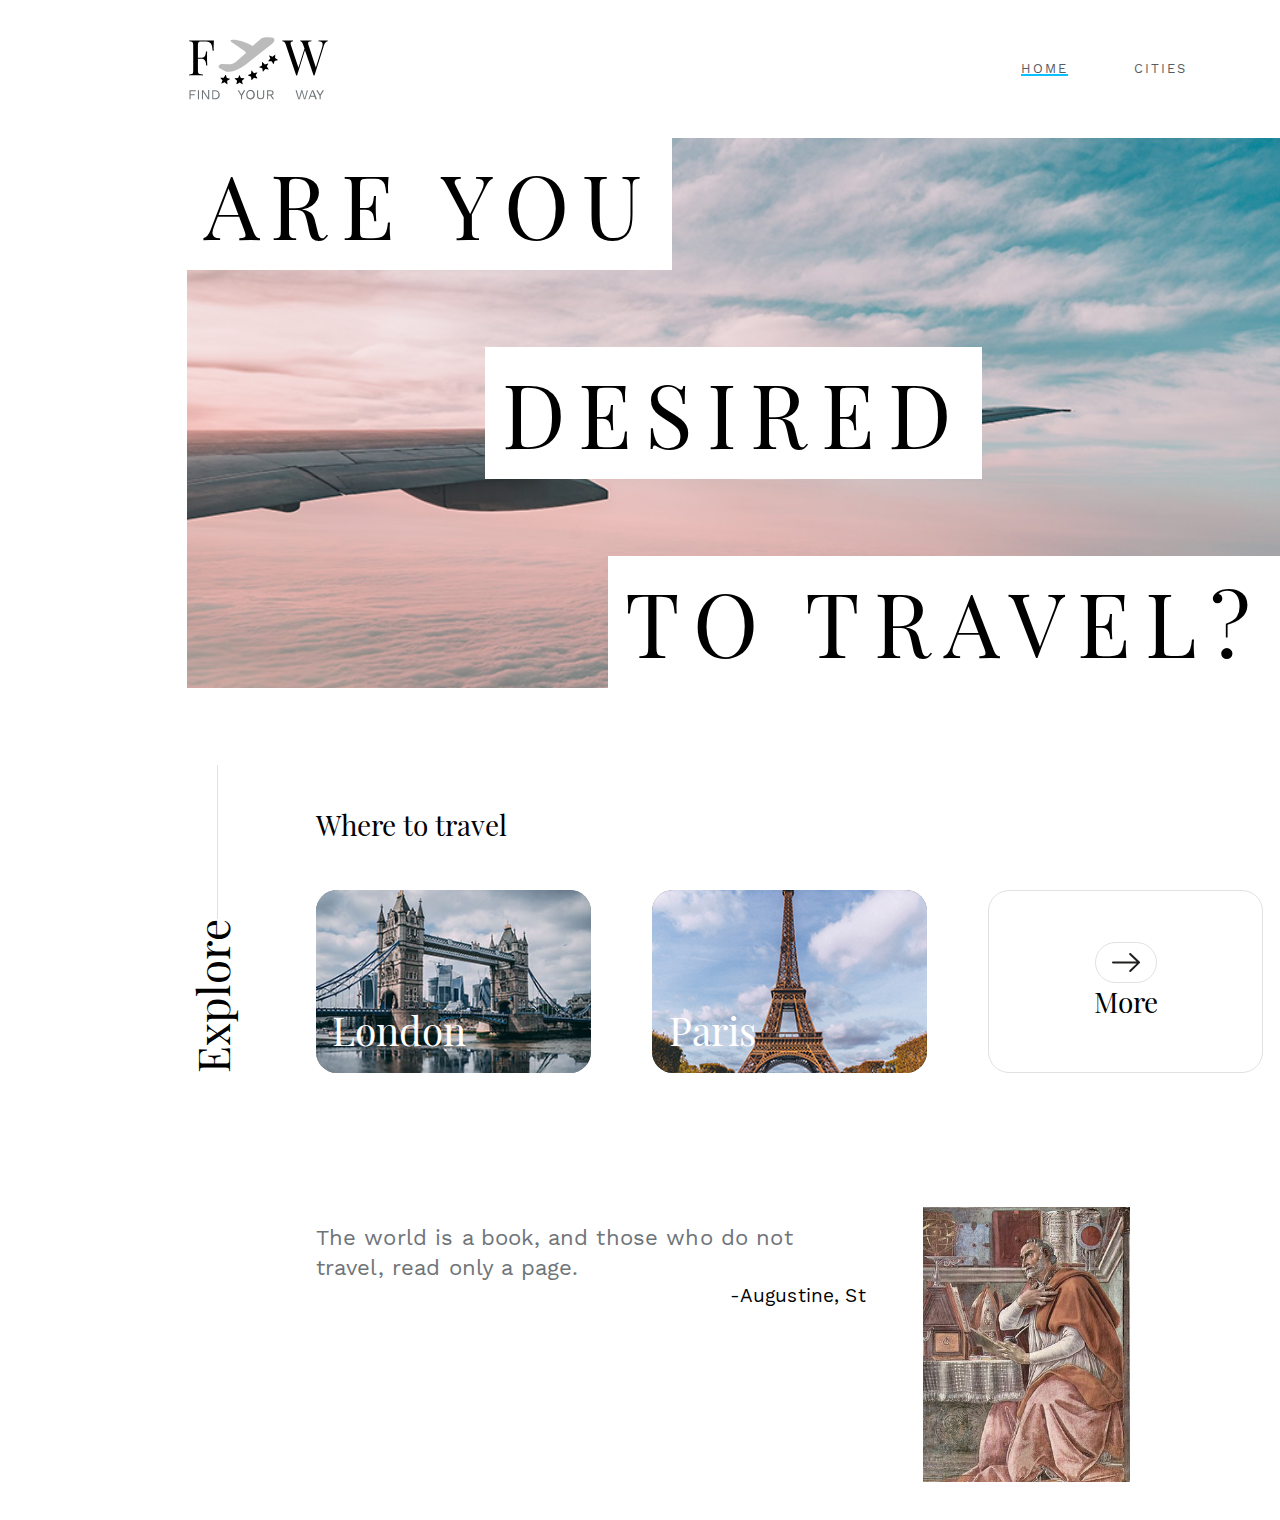
<file: index.html>
<!DOCTYPE html>
<html lang="en">
<head>
  <meta charset="UTF-8">
  <meta name="viewport" content="width=device-width, initial-scale=1.0">
  <meta http-equiv="X-UA-Compatible" content="ie=edge">
  <title>Find Your Way</title>
  <link rel="stylesheet" href="./css/style.css">
  <link rel="apple-touch-icon" sizes="180x180" href="./img/favicon/apple-touch-icon.png">
  <link rel="icon" type="image/png" sizes="32x32" href="./img/favicon/favicon-32x32.png">
  <link rel="icon" type="image/png" sizes="16x16" href="./img/favicon/favicon-16x16.png">
  <link rel="icon" type="image/png" sizes="192x192" href="./img/favicon/android-chrome.png">
  <link rel="mask-icon" href="./safari-pinned-tab.svg" color="#0ac1ff">
</head>
<body class="page">
  <div class="container">
    <nav class="nav">
      <div class="logo">
        <a class="logo__link" href="./">
          <img class="logo__img" src="./img/logo.svg" alt="Find Your Way">
        </a>
      </div>
      <ul class="nav__list">
        <li class="nav__list-item curr"><a class="nav__list-link" href="./">Home</a></li>
        <li class="nav__list-item"><a class="nav__list-link" href="./cities">Cities</a></li>
      </ul>
      <div class="hamburger nav__hamburger">
        <div class="hamburger__line"></div>
        <div class="hamburger__line"></div>
        <div class="hamburger__line"></div>
      </div>
    </nav>
    <nav class="nav nav--mobile">
      <ul class="nav__list nav__list--mobile">
        <li class="nav__list-item curr"><a class="nav__list-link" href="./">Home</a></li>
        <li class="nav__list-item"><a class="nav__list-link" href="./cities">Cities</a></li>
      </ul>
    </nav>
    <header class="header header--full-width">
      <h1 class="header__heading">
        <span class="header__span">Are you</span>
        <span class="header__span">desired</span>
        <span class="header__span">to travel?</span>
      </h1>
    </header>

    <div class="cities page__section">
      <h3 class="cities__heading page__section-heading heading--horizontal">Explore</h3>
      <div class="cities__wrapper">
        <h4 class="cities__wrapper-heading">Where to travel</h4>
        <a href="./cities/london" class="card city-card">
          <h3 class="card__heading">London</h3>
          <img src="./img/cities-preview/london-preview.jpg" alt="london" class="card__img">
        </a>
        <a href="./cities/paris" class="card city-card">
          <h3 class="card__heading">Paris</h3>
          <img src="./img/cities-preview/paris-preview.jpg" alt="paris" class="card__img">
        </a>
        <a href="./cities" class="card card--more">
          <button class="button card__button"><img class="button__img" src="./img/arrow-right.svg" alt="more"></button>
          <h3 class="card__heading">More</h3>
        </a>
      </div>
    </div>

    <footer class="footer page__section">
      <div class="blockquote-grid">
        <blockquote class="quote blockquote-grid__quote">
          <p class="quote__text">The world is a book, and those who do not travel, read only a page.</p>
          <cite class="quote__src">-Augustine, St</cite>
        </blockquote>
        <img src="./img/st-augustine.jpg" alt="Augustine, St" class="blockquote-grid__img">
      </div>
    </footer>
  </div>
  <div class="to-top"></div>
  <script src="./js/main.js" charset="utf-8"></script>
</body>
</html>
</file>
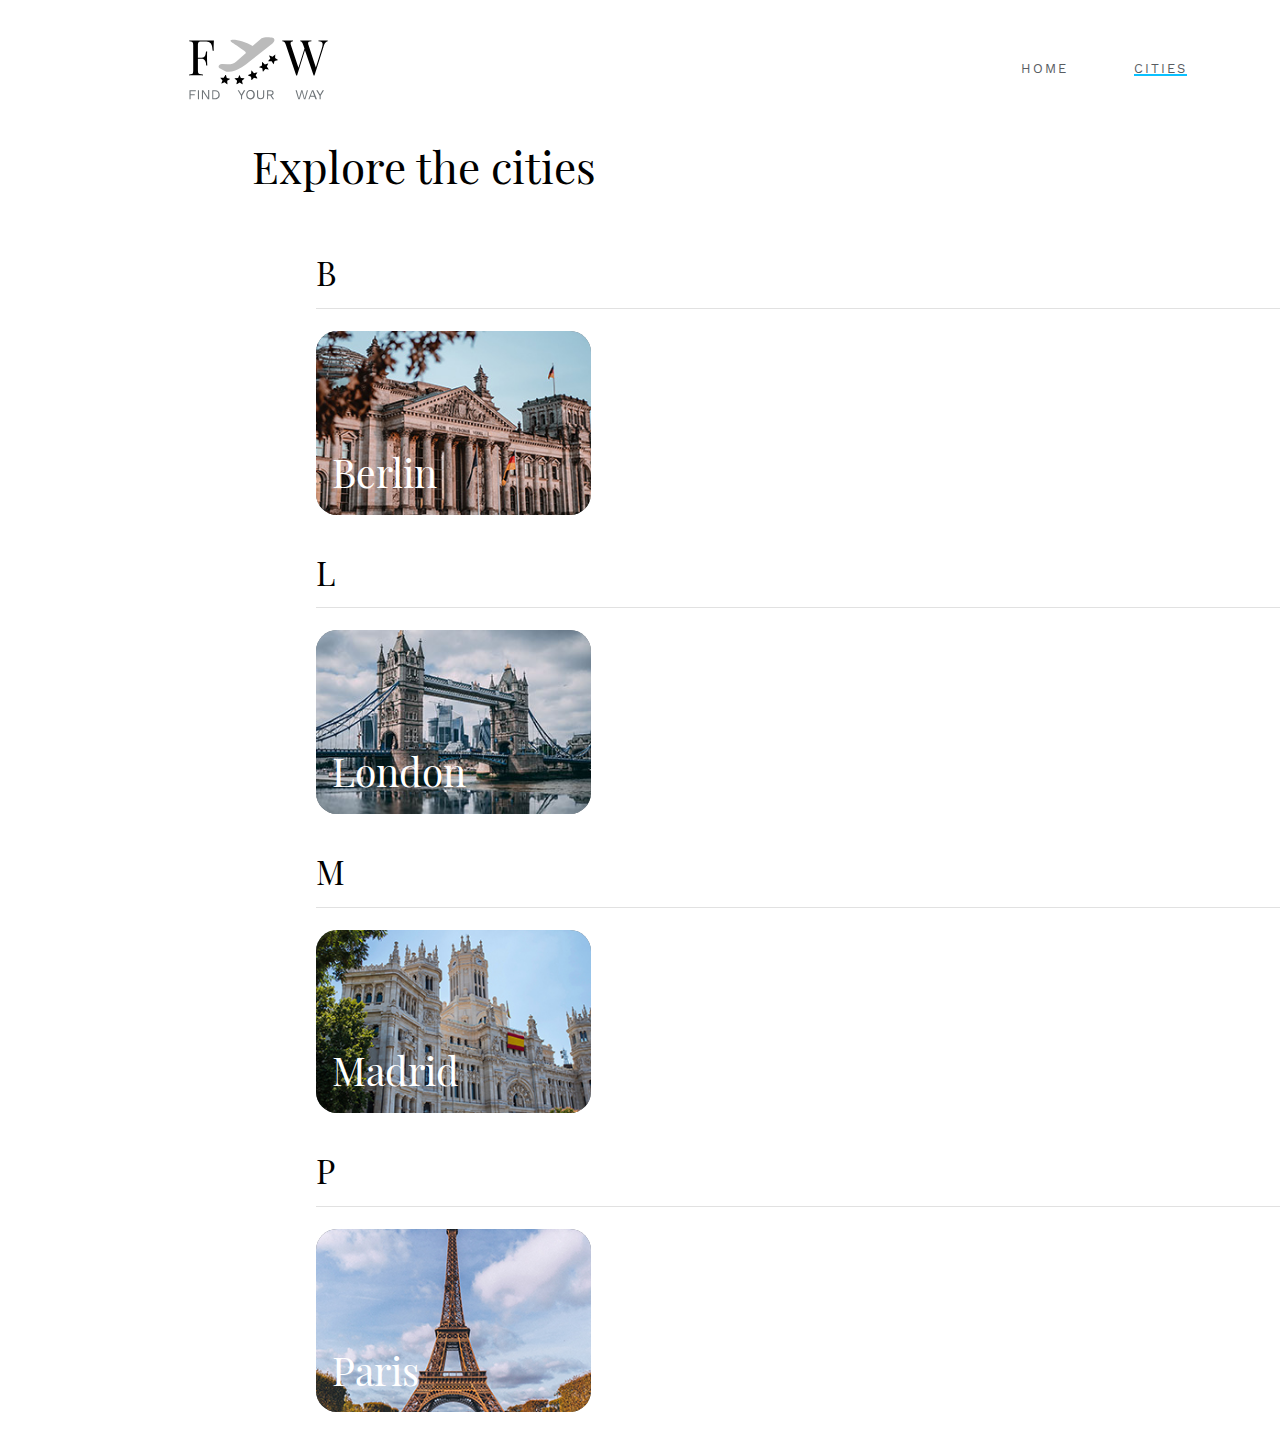
<file: cities/index.html>
<!DOCTYPE html>
<html lang="en">
<head>
  <meta charset="UTF-8">
  <meta name="viewport" content="width=device-width, initial-scale=1.0">
  <meta http-equiv="X-UA-Compatible" content="ie=edge">
  <title>Cities | Find Your Way</title>
  <link rel="stylesheet" href="../css/style.css">
  <link rel="apple-touch-icon" sizes="180x180" href="../img/favicon/apple-touch-icon.png">
  <link rel="icon" type="image/png" sizes="32x32" href="../img/favicon/favicon-32x32.png">
  <link rel="icon" type="image/png" sizes="16x16" href="../img/favicon/favicon-16x16.png">
  <link rel="icon" type="image/png" sizes="192x192" href="../img/favicon/android-chrome.png">
  <link rel="mask-icon" href="../img/safari-pinned-tab.svg" color="#0ac1ff">
</head>
<body class="page">
  <div class="container">
    <nav class="nav">
      <div class="logo">
        <a class="logo__link" href="/find-your-way">
          <img class="logo__img" src="../img/logo.svg" alt="Find Your Way">
        </a>
      </div>
      <ul class="nav__list">
        <li class="nav__list-item"><a class="nav__list-link" href="/find-your-way">Home</a></li>
        <li class="nav__list-item curr"><a class="nav__list-link" href="./">Cities</a></li>
      </ul>
      <div class="hamburger nav__hamburger">
        <div class="hamburger__line"></div>
        <div class="hamburger__line"></div>
        <div class="hamburger__line"></div>
      </div>
    </nav>
    <nav class="nav nav--mobile">
      <ul class="nav__list nav__list--mobile">
        <li class="nav__list-item"><a class="nav__list-link" href="/find-your-way">Home</a></li>
        <li class="nav__list-item curr"><a class="nav__list-link" href="./">Cities</a></li>
      </ul>
    </nav>
    <h3 class="page__section-heading page__section-heading--behind-section">Explore the cities</h3>

    <div class="cities page__section" style="margin: 0">
      <div class="cities__wrapper">
        <div class="section cities__section">
          <h3 class="section__heading">B</h3>
          <hr>
          <div class="section__item">
            <a href="./berlin" class="card city-card">
              <h3 class="card__heading">Berlin</h3>
              <img src="../img/cities-preview/berlin-preview.jpg" alt="berlin" class="card__img">
            </a>
          </div>
        </div>
        <div class="section cities__section">
          <h3 class="section__heading">L</h3>
          <hr>
          <div class="section__item">
            <a href="./london" class="card city-card">
              <h3 class="card__heading">London</h3>
              <img src="../img/cities-preview/london-preview.jpg" alt="london" class="card__img">
            </a>
          </div>
        </div>
        <div class="section cities__section">
          <h3 class="section__heading">M</h3>
          <hr>
          <div class="section__item">
            <a href="./madrid" class="card city-card">
              <h3 class="card__heading">Madrid</h3>
              <img src="../img/cities-preview/madrid-preview.jpg" alt="madrid" class="card__img">
            </a>
          </div>
        </div>
        <div class="section cities__section">
          <h3 class="section__heading">P</h3>
          <hr>
          <div class="section__item">
            <a href="./paris" class="card city-card">
              <h3 class="card__heading">Paris</h3>
              <img src="../img/cities-preview/paris-preview.jpg" alt="paris" class="card__img">
            </a>
          </div>
        </div>
      </div>
    </div>

  </div>
  <div class="to-top"></div>
  <script src="./../js/main.js" charset="utf-8"></script>
</body>
</html>
</file>
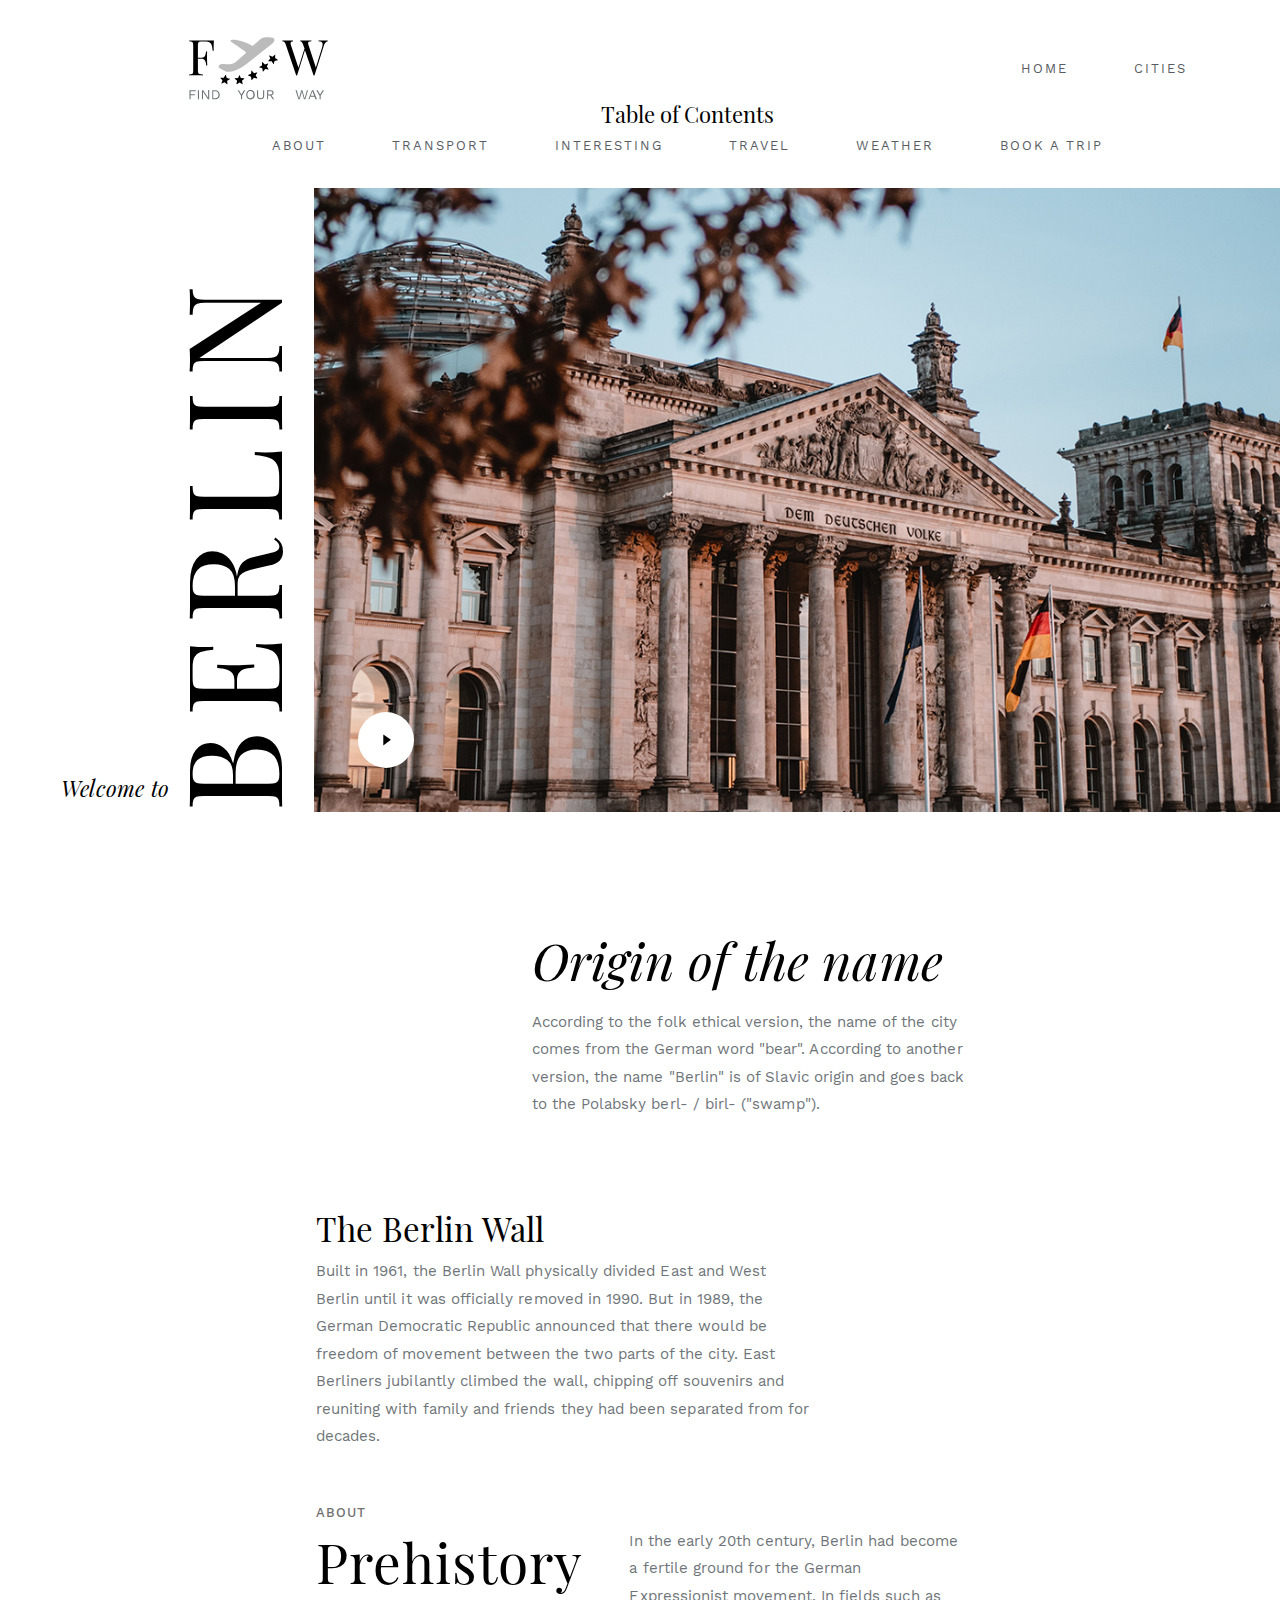
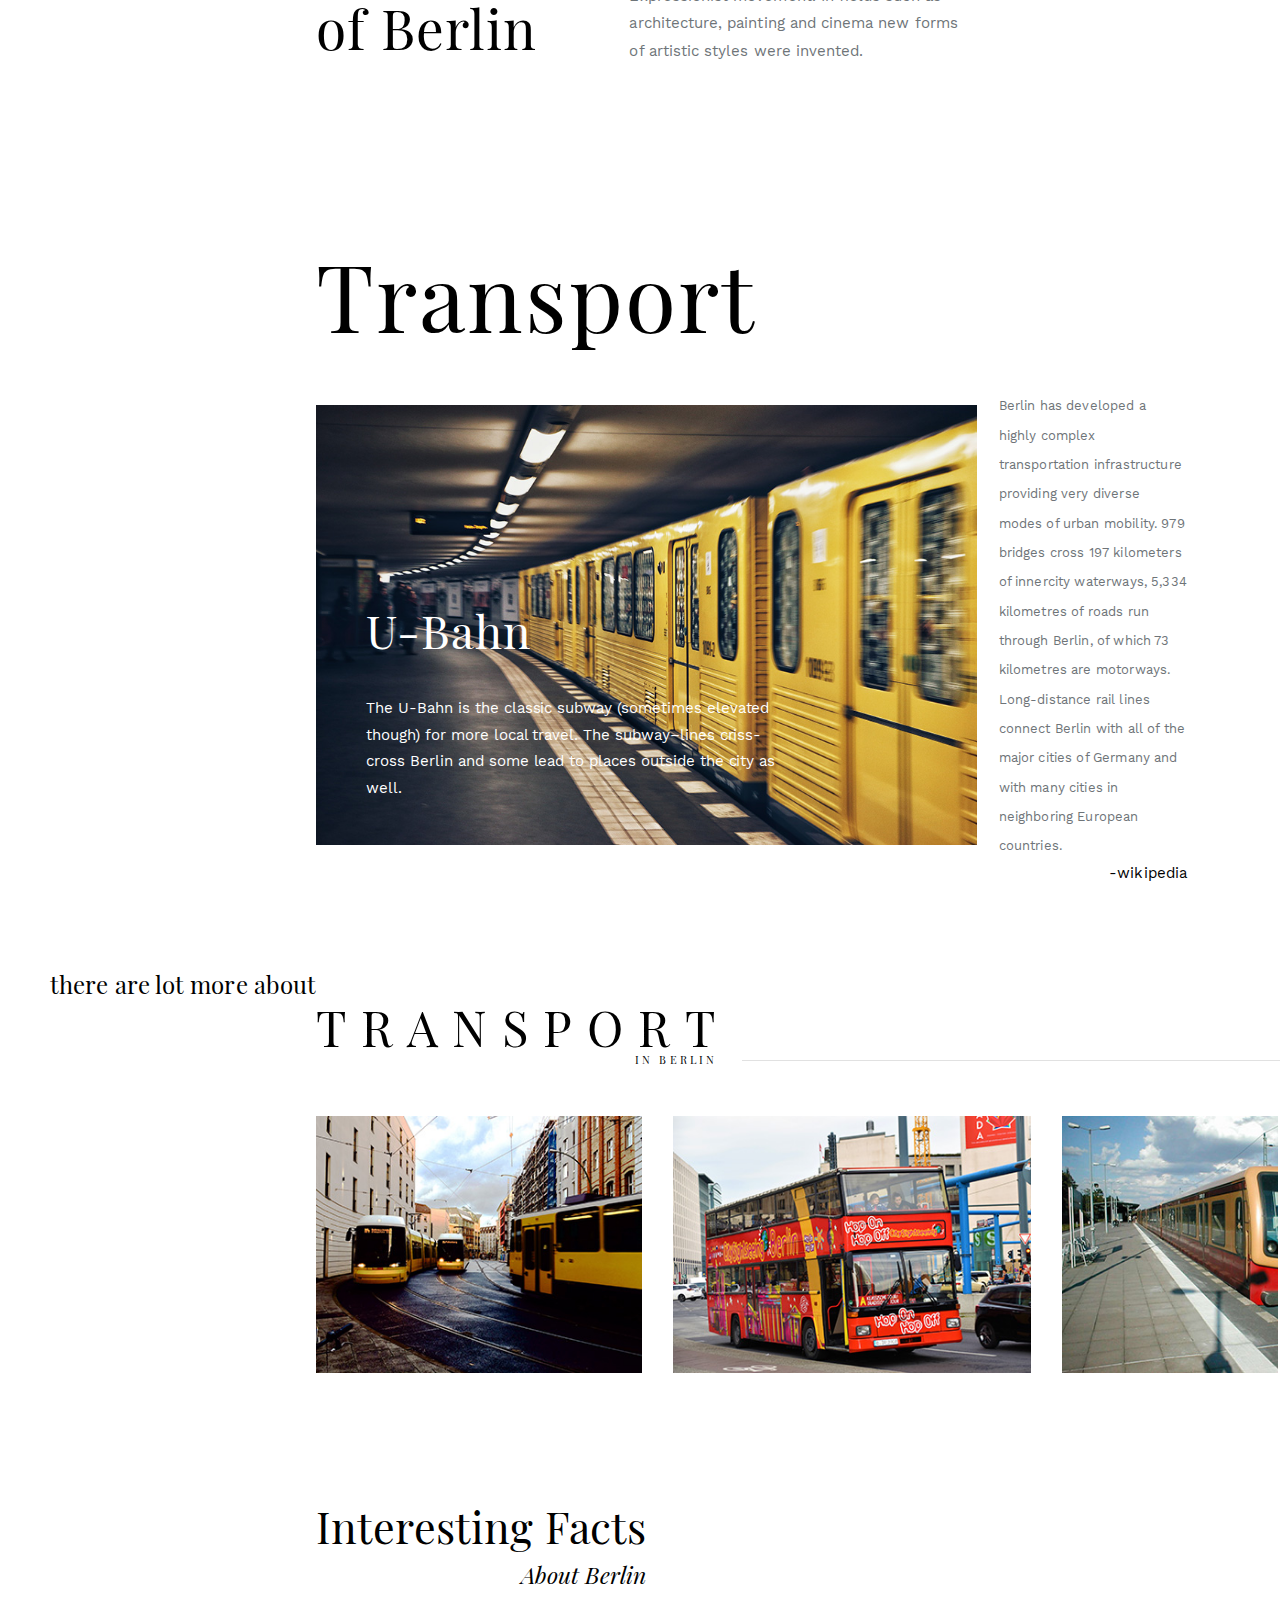
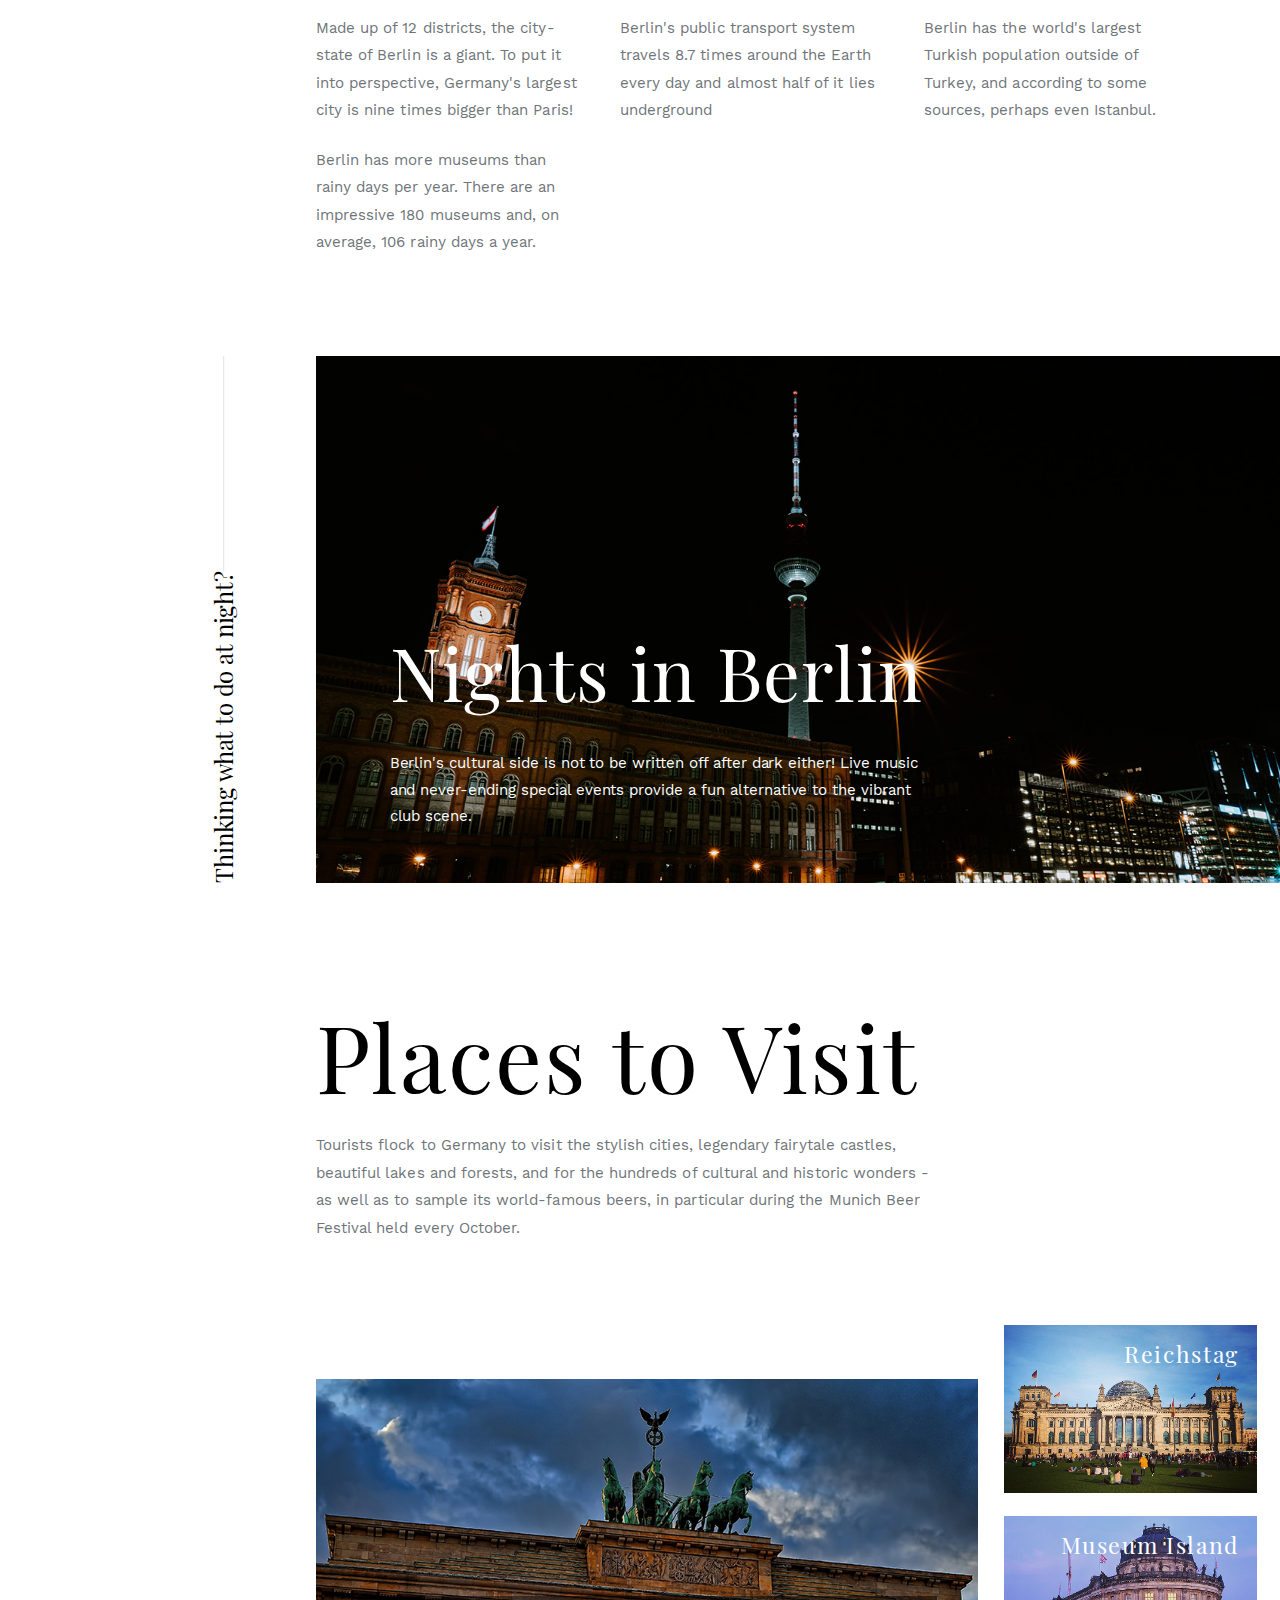
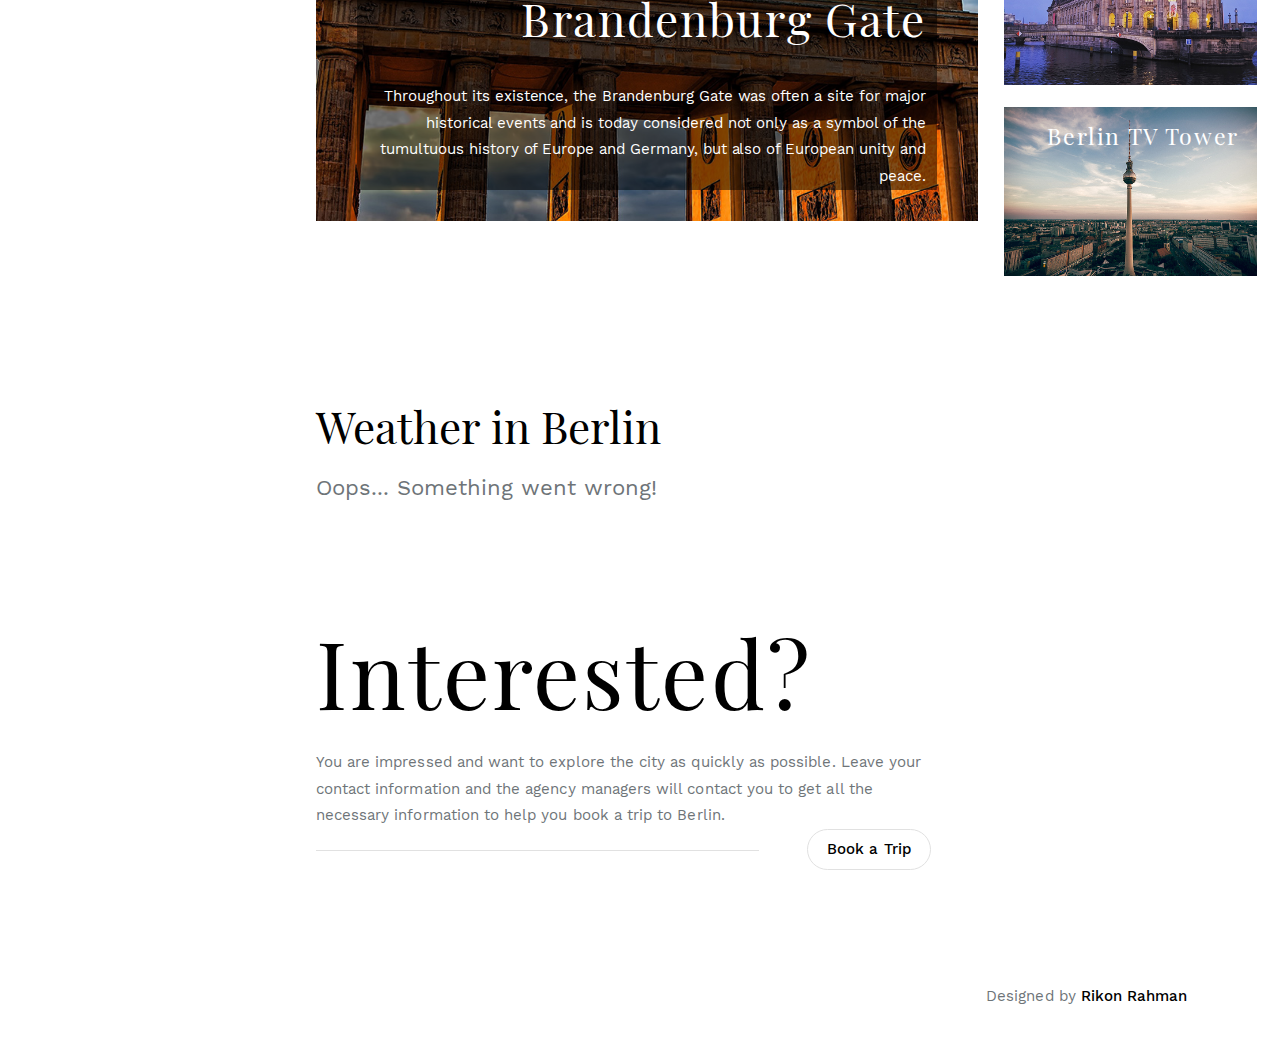
<file: cities/berlin/index.html>
<!DOCTYPE html>
<html lang="en">
<head>
  <meta charset="UTF-8">
  <meta name="viewport" content="width=device-width, initial-scale=1.0">
  <meta http-equiv="X-UA-Compatible" content="ie=edge">
  <title>Berlin | Find Your Way</title>
  <link rel="stylesheet" href="../../css/style.css">
  <link rel="apple-touch-icon" sizes="180x180" href="../../img/favicon/apple-touch-icon.png">
  <link rel="icon" type="image/png" sizes="32x32" href="../../img/favicon/favicon-32x32.png">
  <link rel="icon" type="image/png" sizes="16x16" href="../../img/favicon/favicon-16x16.png">
  <link rel="icon" type="image/png" sizes="192x192" href="../../img/favicon/android-chrome.png">
  <link rel="mask-icon" href="../../img/safari-pinned-tab.svg" color="#0ac1ff">
</head>
<body class="page city-page">
  <div class="container">
    <nav class="nav">
      <div class="logo">
        <a class="logo__link" href="/find-your-way">
          <img class="logo__img" src="../../img/logo.svg" alt="Find Your Way">
        </a>
      </div>
      <ul class="nav__list">
        <li class="nav__list-item"><a class="nav__list-link" href="/find-your-way">Home</a></li>
        <li class="nav__list-item"><a class="nav__list-link" href="/find-your-way/cities">Cities</a></li>
      </ul>
      <div class="hamburger nav__hamburger">
        <div class="hamburger__line"></div>
        <div class="hamburger__line"></div>
        <div class="hamburger__line"></div>
      </div>
      <h5 class="nav__city-heading">Table of Contents</h5>
      <ul class="nav__list nav__list--city">
        <li class="nav__list-item"><a class="nav__list-link" href="#about">About</a></li>
        <li class="nav__list-item"><a class="nav__list-link" href="#transport">Transport</a></li>
        <li class="nav__list-item"><a class="nav__list-link" href="#interesting">Interesting</a></li>
        <li class="nav__list-item"><a class="nav__list-link" href="#travel">Travel</a></li>
        <li class="nav__list-item"><a class="nav__list-link" href="#weather">Weather</a></li>
        <li class="nav__list-item"><a class="nav__list-link" href="#book-a-trip">Book A Trip</a></li>
      </ul>
    </nav>
    <nav class="nav nav--mobile">
      <ul class="nav__list nav__list--mobile">
        <li class="nav__list-item"><a class="nav__list-link" href="/find-your-way">Home</a></li>
        <li class="nav__list-item"><a class="nav__list-link" href="/find-your-way/cities">Cities</a></li>
      </ul>
      <h5 class="nav__city-heading">Table of Contents</h5>
      <ul class="nav__list nav__list--mobile nav__list--city">
        <li class="nav__list-item"><a class="nav__list-link" href="#about">About</a></li>
        <li class="nav__list-item"><a class="nav__list-link" href="#transport">Transport</a></li>
        <li class="nav__list-item"><a class="nav__list-link" href="#interesting">Interesting</a></li>
        <li class="nav__list-item"><a class="nav__list-link" href="#travel">Travel</a></li>
        <li class="nav__list-item"><a class="nav__list-link" href="#weather">Weather</a></li>
        <li class="nav__list-item"><a class="nav__list-link" href="#book-a-trip">Book A Trip</a></li>
      </ul>
    </nav>

    <header class="header">
      <h1 class="header__heading heading--horizontal" data-city="Berlin">
        <span class="header__heading-span">Welcome to</span>
        Berlin
      </h1>
      <div class="promo header__promo">
        <div class="promo__button"></div>
        <img class="header__img" src="./img/berlin-header.jpg" alt="berlin">
      </div>
    </header>

    <div class="about page__section" id="about">
      <div class="side-note about__side-note">
        <h2 class="side-note__heading">Origin of the name</h2>
        <p class="side-note__text">According to the folk ethical version, the name of the city comes from the German word "bear". According to another version, the name "Berlin" is of Slavic origin and goes back to the Polabsky berl- / birl- ("swamp").</p>
      </div>
      <section class="about__section section">
        <div class="section__item">
          <h3 class="section__heading">The Berlin Wall</h3>
          <p class="section__text">Built in 1961, the Berlin Wall physically divided East and West Berlin until it was officially removed in 1990. But in 1989, the German Democratic Republic announced that there would be freedom of movement between the two parts of the city. East Berliners jubilantly climbed the wall, chipping off souvenirs and reuniting with family and friends they had been separated from for decades.</p>
        </div>
        <div class="section__item about__section-item">
          <h3 class="section__heading">Prehistory of Berlin</h3>
          <p class="section__text">In the early 20th century, Berlin had become a fertile ground for the German Expressionist movement. In fields such as architecture, painting and cinema new forms of artistic styles were invented.</p>
        </div>
      </section>
      <div class="about-img">
        <img src="./img/berlin-wall.jpg" alt="berlin wall" class="about-img__item translate translate--left">
      </div>
    </div>

    <div class="transport page__section" id="transport">
      <h2 class="transport__heading page__section-heading">Transport</h2>
      <div class="preview transport__preview">
        <div class="preview__item preview__item--small">
          <div class="preview__description">
            <h4 class="preview__heading heading--reverse-color">U-Bahn</h4>
            <p class="preview__text">The U-Bahn is the classic subway (sometimes elevated though) for more local travel. The subway–lines criss-cross Berlin and some lead to places outside the city as well.</p>
          </div>
          <img src="./img/underground.jpg" alt="underground" class="preview__img">
        </div>
        <blockquote class="quote transport__quote">
          <p class="quote__text">Berlin has developed a highly complex transportation infrastructure providing very diverse modes of urban mobility. 979 bridges cross 197 kilometers of innercity waterways, 5,334 kilometres of roads run through Berlin, of which 73 kilometres are motorways. Long-distance rail lines connect Berlin with all of the major cities of Germany and with many cities in neighboring European countries.</p>
          <cite class="quote__src">-wikipedia</cite>
        </blockquote>
      </div>
      <div class="gallery transport__gallery">
        <h3 class="gallery__heading">
          <span class="gallery__heading-span gallery__heading-span--before">there are lot more about</span>
          Transport
          <span class="gallery__heading-span gallery__heading-span--after">in Berlin</span>
        </h3>
        <div class="gallery__content dragscroll">
          <img src="./img/tram.jpg" alt="tram" class="gallery__img">
          <img src="./img/bus.jpg" alt="bus" class="gallery__img">
          <img src="./img/s-bahn.jpg" alt="s-bahn" class="gallery__img">
          <img src="./img/regional-train.jpg" alt="regional train" class="gallery__img">
        </div>
      </div>
    </div>

    <div class="interesting page__section" id="interesting">
      <h4 class="interesting__heading page__section-heading">
        Interesting Facts
        <span class="interesting__heading-span">About Berlin</span>
      </h4>
      <div class="interesting__content">
        <p class="interesting__text">Made up of 12 districts, the city-state of Berlin is a giant. To put it into perspective, Germany's largest city is nine times bigger than Paris!</p>
        <p class="interesting__text">Berlin's public transport system travels 8.7 times around the Earth every day and almost half of it lies underground</p>
        <p class="interesting__text">Berlin has the world's largest Turkish population outside of Turkey, and according to some sources, perhaps even Istanbul.</p>
        <p class="interesting__text">Berlin has more museums than rainy days per year. There are an impressive 180 museums and, on average, 106 rainy days a year.</p>
      </div>
    </div>

    <div class="night page__section">
      <h4 class="night__heading page__section-heading heading--horizontal">Thinking what to do at night?</h4>
      <div class="preview night__preview">
        <div class="preview__item">
          <div class="preview__description">
            <h4 class="preview__heading heading--reverse-color">Nights in Berlin</h4>
            <p class="preview__text">Berlin's cultural side is not to be written off after dark either! Live music and never-ending special events provide a fun alternative to the vibrant club scene.</p>
          </div>
          <img src="./img/night-berlin.jpg" alt="night in Berlin" class="preview__img">
        </div>
      </div>
    </div>

    <div class="places-to-visit page__section" id="travel">
      <h2 class="places-to-visit__heading page__section-heading">Places to Visit</h2>
      <p class="places-to-visit__text">Tourists flock to Germany to visit the stylish cities, legendary fairytale castles, beautiful lakes and forests, and for the hundreds of cultural and historic wonders - as well as to sample its world-famous beers, in particular during the Munich Beer Festival held every October.</p>
      <div class="places-to-visit__main-content">
        <div class="places-to-visit__item preview places-to-visit__preview">
          <div class="preview__item preview__item--small">
            <div class="preview__description preview__description--align-right preview__description--overlay">
              <h4 class="preview__heading places-to-visit__item-heading heading--reverse-color">Brandenburg Gate</h4>
              <p class="preview__text">Throughout its existence, the Brandenburg Gate was often a site for major historical events and is today considered not only as a symbol of the tumultuous history of Europe and Germany, but also of European unity and peace.</p>
            </div>
            <img src="./img/brandenburg-gate.jpg" alt="brandenburg gate" class="preview__img places-to-visit__item-img">
          </div>
        </div>
        <div class="places-to-visit__item preview places-to-visit__preview places-to-visit__preview--hidden" data-ie-pos="1">
          <div class="preview__item preview__item--small">
            <div class="preview__description preview__description--align-right preview__description--overlay">
              <h4 class="preview__heading places-to-visit__item-heading heading--reverse-color">Reichstag</h4>
              <p class="preview__text">The Reichstag building or the Reichstag is a historic edifice in Berlin, constructed to house the Imperial Diet of the German Empire. Today, the Reichstag building is one of Berlin's tourist attractions.</p>
            </div>
            <img src="./img/reichstag.jpg" alt="reichstag" class="preview__img places-to-visit__item-img">
          </div>
        </div>
        <div class="places-to-visit__item preview places-to-visit__preview places-to-visit__preview--hidden" data-ie-pos="3">
          <div class="preview__item preview__item--small">
            <div class="preview__description preview__description--align-right preview__description--overlay">
              <h4 class="preview__heading places-to-visit__item-heading heading--reverse-color">Museum Island</h4>
              <p class="preview__text">Museum Island is the name of the northern half of an island in the Spree river in the central Mitte district of Berlin the site of the old city of Cologne. It is so-called for the complex of internationally significant museums, all part of the Berlin State Museums.</p>
            </div>
            <img src="./img/museum-island.jpg" alt="museum island" class="preview__img places-to-visit__item-img">
          </div>
        </div>
        <div class="places-to-visit__item preview places-to-visit__preview places-to-visit__preview--hidden" data-ie-pos="5">
          <div class="preview__item preview__item--small">
            <div class="preview__description preview__description--align-right preview__description--overlay">
              <h4 class="preview__heading places-to-visit__item-heading heading--reverse-color">Berlin TV Tower</h4>
              <p class="preview__text">The tower (368 metres high) has become one of the most prominent symbols of the country and is often in the establishing shot of films set in Berlin. It was intended to be both a symbol of Communist power and of the city. It remains a landmark today, visible throughout the central and some suburban districts of Berlin.</p>
            </div>
            <img src="./img/berlin-tv-tower.jpg" alt="berlin tv tower" class="preview__img places-to-visit__item-img">
          </div>
        </div>
      </div>
    </div>

    <div class="weather-forecast-widget weather-forecast weather page__section" id="weather">
      <h3 class="weather__heading page__section-heading">Weather in Berlin</h3>
      <div class="weather-forecast__wrapper dragscroll">

        <div class="weather-forecast__item open">
          <div class="weather__icon weather-forecast__icon">
            <img src="#" alt="icon" class="weather__icon-item">
            <p class="weather__icon-description"></p>
          </div>
          <div class="weather__conditions">
            <div class="weather__conditions-item" data-item-type="humidity">
              <h5 class="weather__conditions-heading">Humidity</h5>
              <p class="weather__conditions-description"></p>
            </div>
            <div class="weather__conditions-item" data-item-type="pressure">
              <h5 class="weather__conditions-heading">Pressure</h5>
              <p class="weather__conditions-description"></p>
            </div>
            <div class="weather__conditions-item" data-item-type="wind">
              <h5 class="weather__conditions-heading">Wind</h5>
              <p class="weather__conditions-description"></p>
            </div>
          </div>
          <div class="weather-forecast__info">
            <h5 class="weather-forecast__info-label" data-info-type="label"></h5>
            <div class="weather__icon weather-forecast__info-icon">
              <img src="#" alt="icon" class="weather__icon-item">
            </div>
            <p class="weather-forecast__info-text" data-info-type="temperature"></p>
          </div>
        </div>

        <div class="weather-forecast__item">
          <div class="weather__icon weather-forecast__icon">
            <img src="#" alt="icon" class="weather__icon-item">
            <p class="weather__icon-description"></p>
          </div>
          <div class="weather__conditions">
            <div class="weather__conditions-item" data-item-type="humidity">
              <h5 class="weather__conditions-heading">Humidity</h5>
              <p class="weather__conditions-description"></p>
            </div>
            <div class="weather__conditions-item" data-item-type="pressure">
              <h5 class="weather__conditions-heading">Pressure</h5>
              <p class="weather__conditions-description"></p>
            </div>
            <div class="weather__conditions-item" data-item-type="wind">
              <h5 class="weather__conditions-heading">Wind</h5>
              <p class="weather__conditions-description"></p>
            </div>
          </div>
          <div class="weather-forecast__info">
            <h5 class="weather-forecast__info-label" data-info-type="label"></h5>
            <div class="weather__icon weather-forecast__info-icon">
              <img src="#" alt="icon" class="weather__icon-item">
            </div>
            <p class="weather-forecast__info-text" data-info-type="temperature"></p>
          </div>
        </div>

        <div class="weather-forecast__item">
          <div class="weather__icon weather-forecast__icon">
            <img src="#" alt="icon" class="weather__icon-item">
            <p class="weather__icon-description"></p>
          </div>
          <div class="weather__conditions">
            <div class="weather__conditions-item" data-item-type="humidity">
              <h5 class="weather__conditions-heading">Humidity</h5>
              <p class="weather__conditions-description"></p>
            </div>
            <div class="weather__conditions-item" data-item-type="pressure">
              <h5 class="weather__conditions-heading">Pressure</h5>
              <p class="weather__conditions-description"></p>
            </div>
            <div class="weather__conditions-item" data-item-type="wind">
              <h5 class="weather__conditions-heading">Wind</h5>
              <p class="weather__conditions-description"></p>
            </div>
          </div>
          <div class="weather-forecast__info">
            <h5 class="weather-forecast__info-label" data-info-type="label"></h5>
            <div class="weather__icon weather-forecast__info-icon">
              <img src="#" alt="icon" class="weather__icon-item">
            </div>
            <p class="weather-forecast__info-text" data-info-type="temperature"></p>
          </div>
        </div>

        <div class="weather-forecast__item">
          <div class="weather__icon weather-forecast__icon">
            <img src="#" alt="icon" class="weather__icon-item">
            <p class="weather__icon-description"></p>
          </div>
          <div class="weather__conditions">
            <div class="weather__conditions-item" data-item-type="humidity">
              <h5 class="weather__conditions-heading">Humidity</h5>
              <p class="weather__conditions-description"></p>
            </div>
            <div class="weather__conditions-item" data-item-type="pressure">
              <h5 class="weather__conditions-heading">Pressure</h5>
              <p class="weather__conditions-description"></p>
            </div>
            <div class="weather__conditions-item" data-item-type="wind">
              <h5 class="weather__conditions-heading">Wind</h5>
              <p class="weather__conditions-description"></p>
            </div>
          </div>
          <div class="weather-forecast__info">
            <h5 class="weather-forecast__info-label" data-info-type="label"></h5>
            <div class="weather__icon weather-forecast__info-icon">
              <img src="#" alt="icon" class="weather__icon-item">
            </div>
            <p class="weather-forecast__info-text" data-info-type="temperature"></p>
          </div>
        </div>

        <div class="weather-forecast__item">
          <div class="weather__icon weather-forecast__icon">
            <img src="#" alt="icon" class="weather__icon-item">
            <p class="weather__icon-description"></p>
          </div>
          <div class="weather__conditions">
            <div class="weather__conditions-item" data-item-type="humidity">
              <h5 class="weather__conditions-heading">Humidity</h5>
              <p class="weather__conditions-description"></p>
            </div>
            <div class="weather__conditions-item" data-item-type="pressure">
              <h5 class="weather__conditions-heading">Pressure</h5>
              <p class="weather__conditions-description"></p>
            </div>
            <div class="weather__conditions-item" data-item-type="wind">
              <h5 class="weather__conditions-heading">Wind</h5>
              <p class="weather__conditions-description"></p>
            </div>
          </div>
          <div class="weather-forecast__info">
            <h5 class="weather-forecast__info-label" data-info-type="label"></h5>
            <div class="weather__icon weather-forecast__info-icon">
              <img src="#" alt="icon" class="weather__icon-item">
            </div>
            <p class="weather-forecast__info-text" data-info-type="temperature"></p>
          </div>
        </div>

      </div>
    </div>

    <footer class="footer page__section" id="book-a-trip">
      <h2 class="footer__heading page__section-heading">Interested?</h2>
      <p class="footer__text">You are impressed and want to explore the city as quickly as possible. Leave your contact information and the agency managers will contact you to get all the necessary information to help you book a trip to Berlin.</p>
      <div class="booking footer__booking">
        <button class="button booking__button">Book a Trip</button>
        <div class="popup form-popup">
          <form action="#" class="form booking__form">
            <div class="popup__close form-popup__close"></div>
            <h2 class="form__heading">Book a trip to Berlin</h2>
            <div class="form__wrapper">
              <div class="form__group--united-2">
                <div class="form__group form__group--relative">
                  <input id="first-name" type="text" class="form__input" required>
                  <label class="form__label" for="first-name">First Name</label>
                </div>
                <div class="form__group form__group--relative">
                  <input id="last-name" type="text" class="form__input" required>
                  <label class="form__label" for="last-name">Last Name</label>
                </div>
              </div>
              <div class="form__group form__group--relative">
                <input id="phone" type="tel" class="form__input" required>
                <label class="form__label" for="phone">Phone</label>
              </div>
              <div class="form__group">
                <select id="choose-agency" class="form__select" required>
                  <option class="form__select-option" value="choose-agency" disabled selected>--Choose agency--</option>
                  <option class="form__select-option" value="1">1 agency</option>
                  <option class="form__select-option" value="2">2 agency</option>
                  <option class="form__select-option" value="3">3 agency</option>
                </select>
              </div>
              <button class="button form__button">Contact me</button>
            </div>
        </form>
        </div>
      </div>
      <div class="copyright footer__copyright">Designed by <span class="copyright__author">Rikon Rahman</span></div>
    </footer>

    <div class="popup video-popup">
      <div class="popup__close"></div>
      <iframe class="popup__iframe" src="https://www.youtube.com/embed/ZHHbpy91O2E" frameborder="0" allow="accelerometer; autoplay; encrypted-media; gyroscope; picture-in-picture" allowfullscreen></iframe>
    </div>
  </div>
  <div class="to-top"></div>
  <script src="../../js/main.js" charset="utf-8"></script>
</body>
</html>
</file>
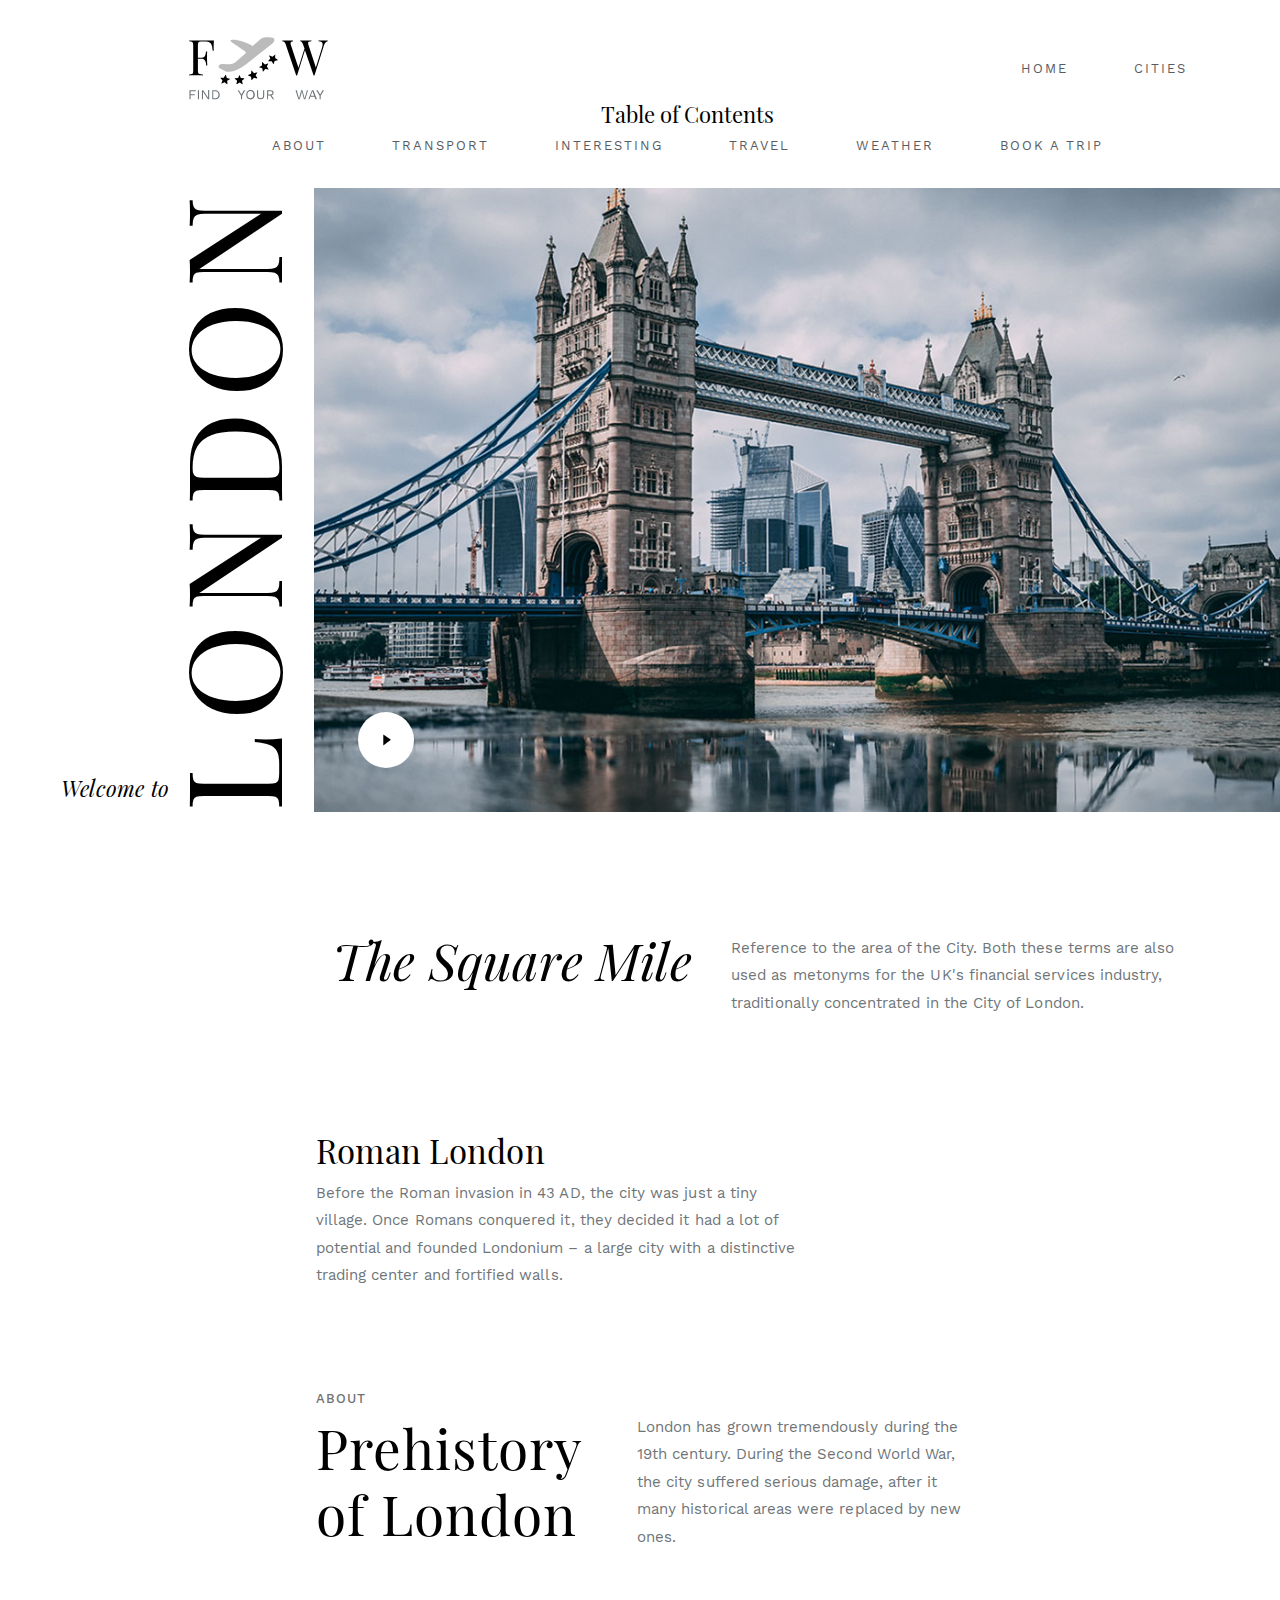
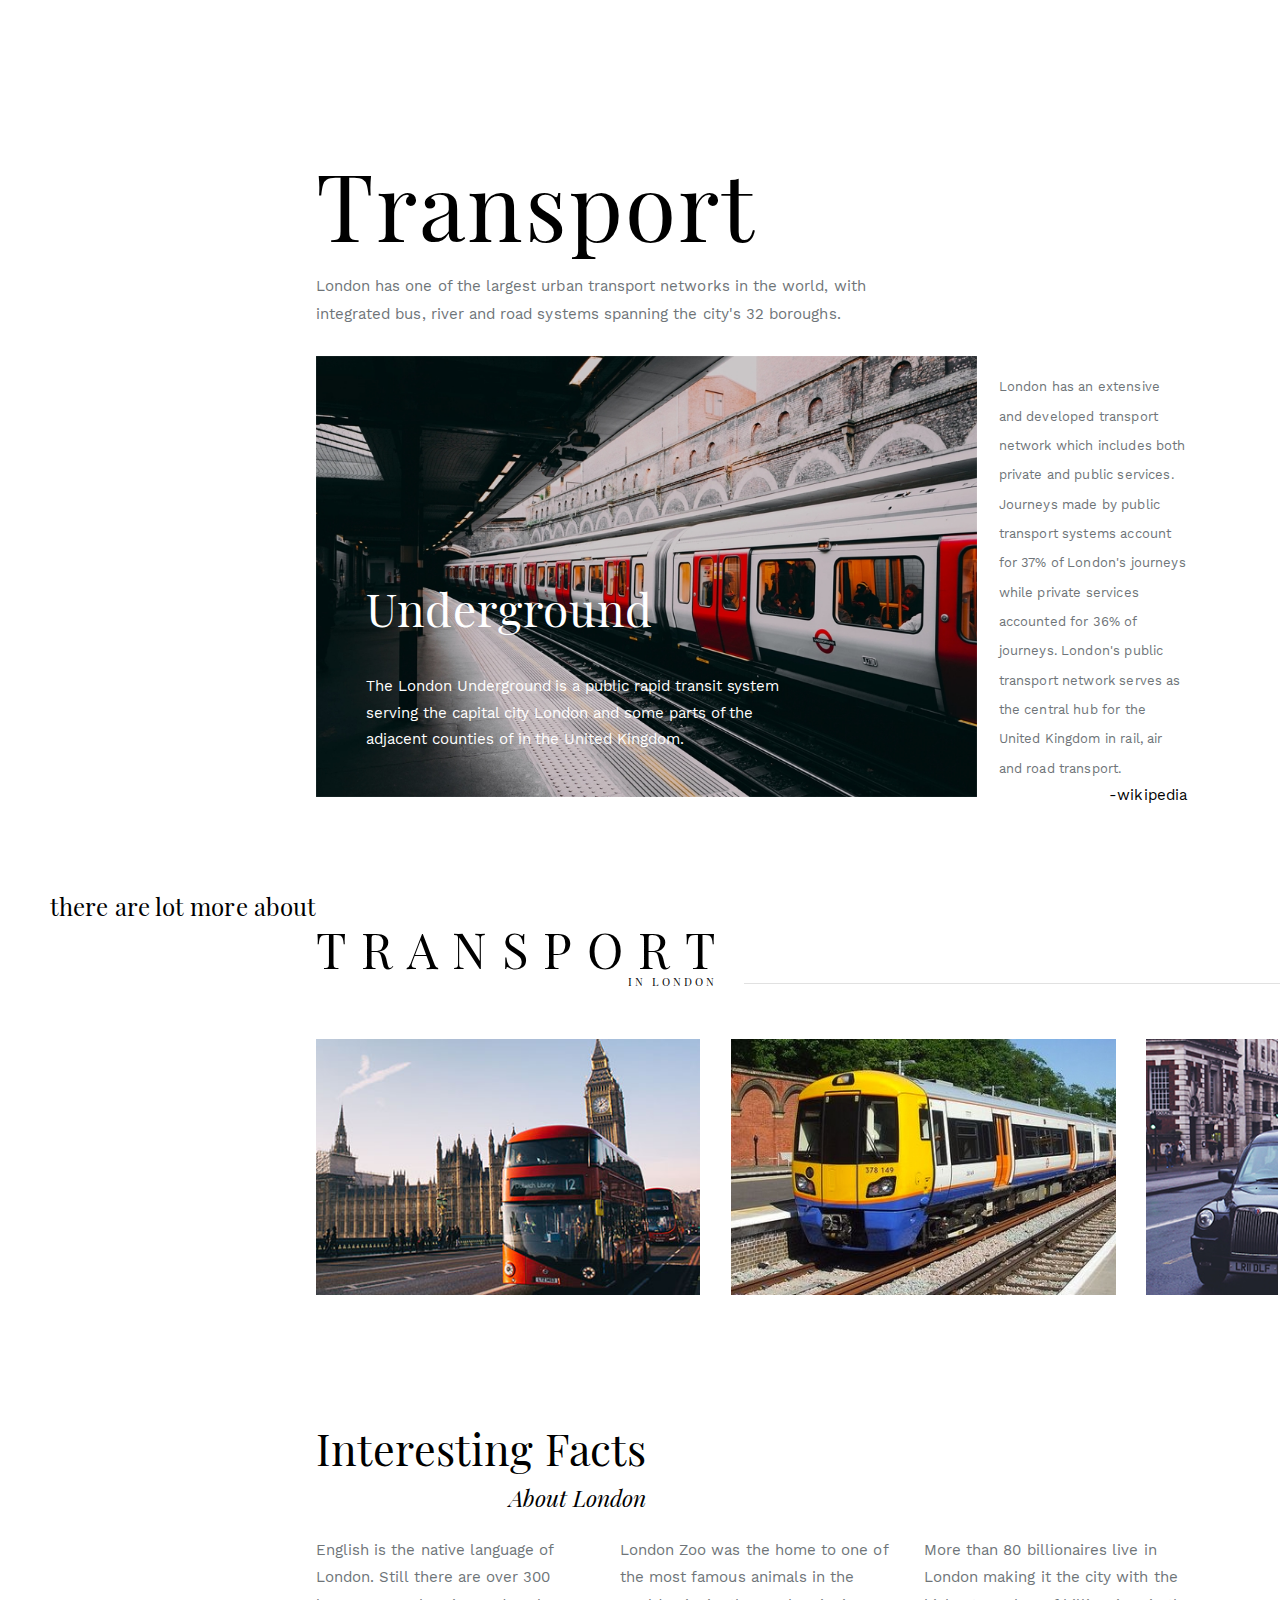
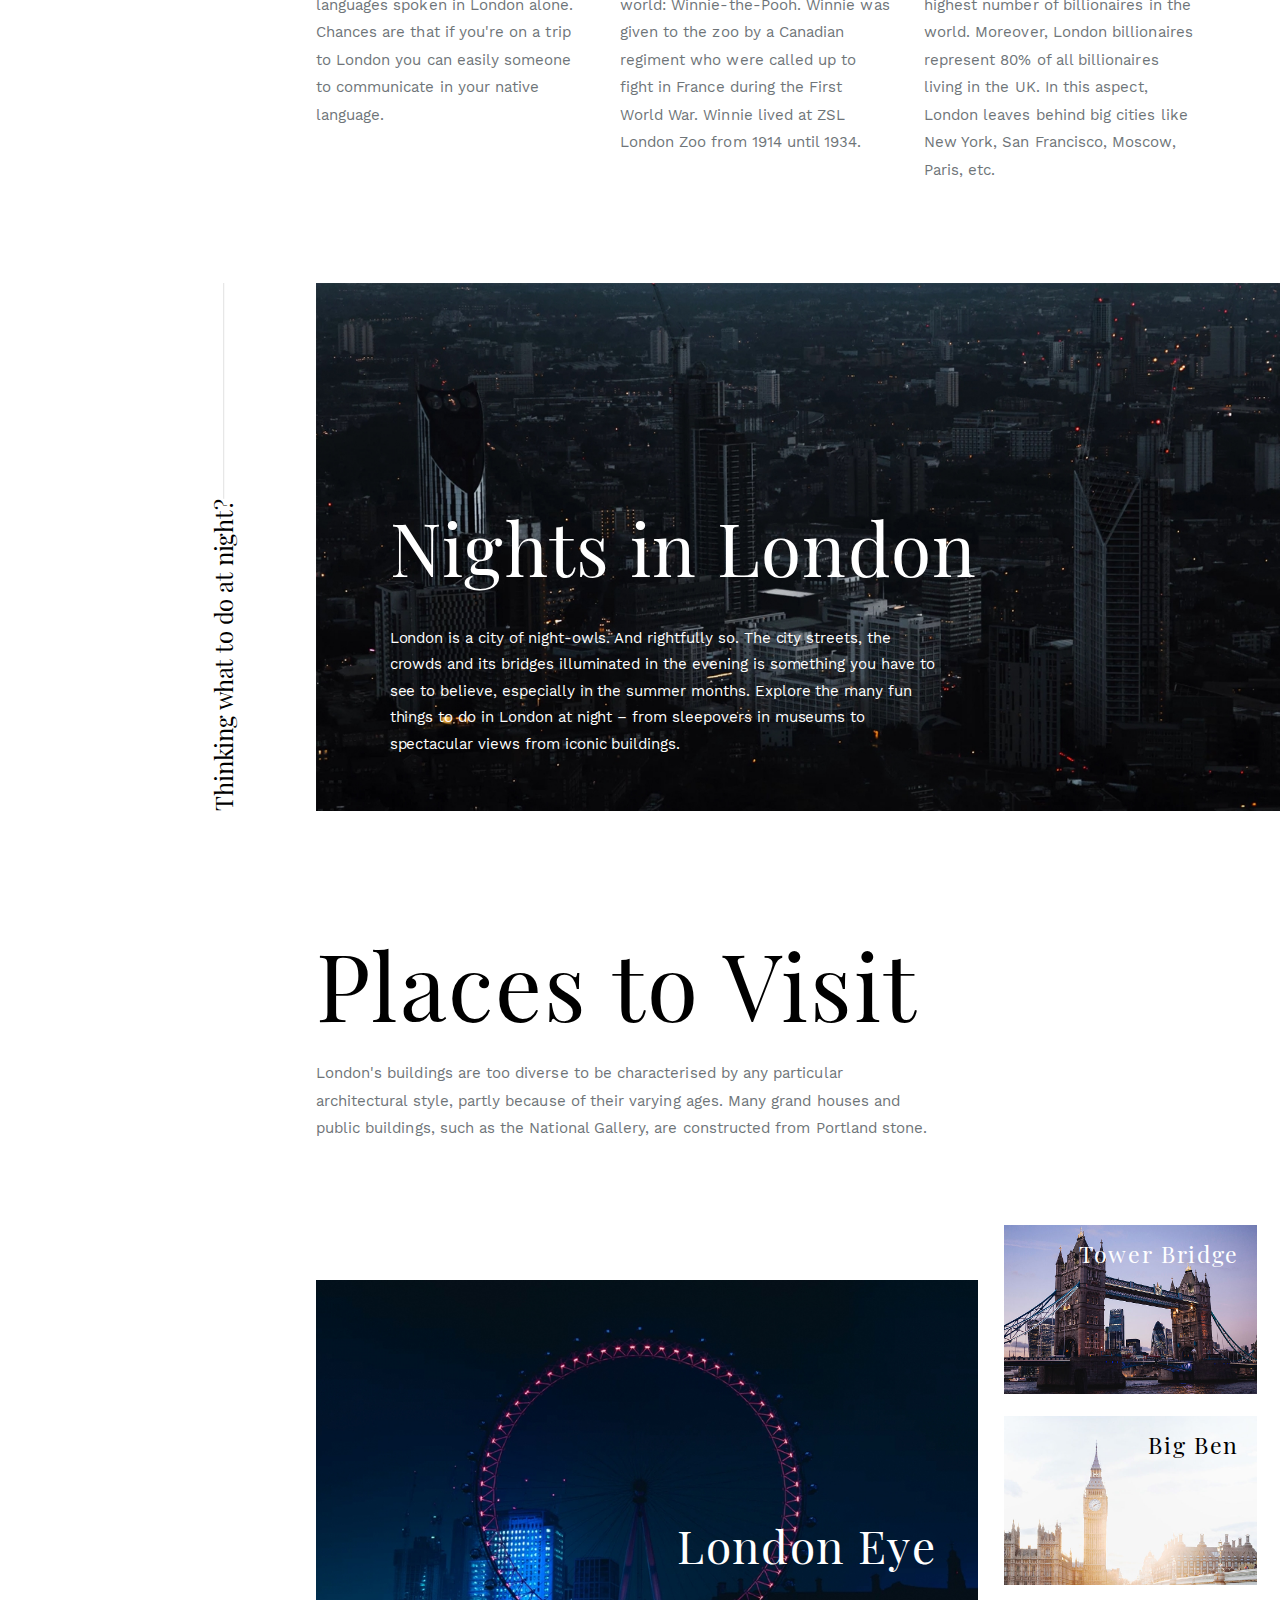
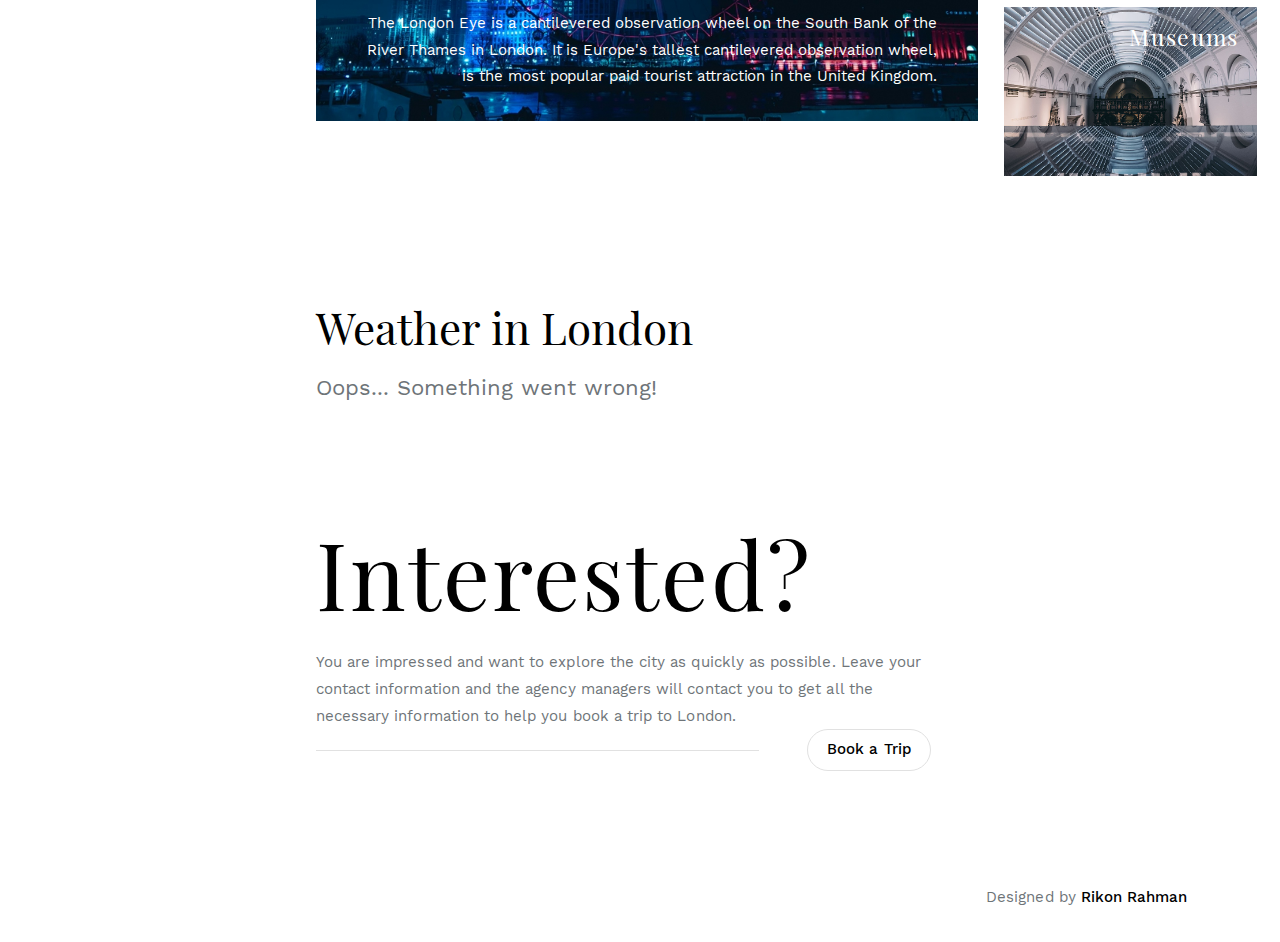
<file: cities/london/index.html>
<!DOCTYPE html>
<html lang="en">
<head>
  <meta charset="UTF-8">
  <meta name="viewport" content="width=device-width, initial-scale=1.0">
  <meta http-equiv="X-UA-Compatible" content="ie=edge">
  <title>London | Find Your Way</title>
  <link rel="stylesheet" href="../../css/style.css">
  <link rel="apple-touch-icon" sizes="180x180" href="../../img/favicon/apple-touch-icon.png">
  <link rel="icon" type="image/png" sizes="32x32" href="../../img/favicon/favicon-32x32.png">
  <link rel="icon" type="image/png" sizes="16x16" href="../../img/favicon/favicon-16x16.png">
  <link rel="icon" type="image/png" sizes="192x192" href="../../img/favicon/android-chrome.png">
  <link rel="mask-icon" href="../../img/safari-pinned-tab.svg" color="#0ac1ff">
</head>
<body class="page city-page">
  <div class="container">
    <nav class="nav">
      <div class="logo">
        <a class="logo__link" href="/">
          <img class="logo__img" src="../../img/logo.svg" alt="Find Your Way">
        </a>
      </div>
      <ul class="nav__list">
        <li class="nav__list-item"><a class="nav__list-link" href="/">Home</a></li>
        <li class="nav__list-item"><a class="nav__list-link" href="/cities">Cities</a></li>
      </ul>
      <div class="hamburger nav__hamburger">
        <div class="hamburger__line"></div>
        <div class="hamburger__line"></div>
        <div class="hamburger__line"></div>
      </div>
      <h5 class="nav__city-heading">Table of Contents</h5>
      <ul class="nav__list nav__list--city">
        <li class="nav__list-item"><a class="nav__list-link" href="#about">About</a></li>
        <li class="nav__list-item"><a class="nav__list-link" href="#transport">Transport</a></li>
        <li class="nav__list-item"><a class="nav__list-link" href="#interesting">Interesting</a></li>
        <li class="nav__list-item"><a class="nav__list-link" href="#travel">Travel</a></li>
        <li class="nav__list-item"><a class="nav__list-link" href="#weather">Weather</a></li>
        <li class="nav__list-item"><a class="nav__list-link" href="#book-a-trip">Book A Trip</a></li>
      </ul>
    </nav>
    <nav class="nav nav--mobile">
      <ul class="nav__list nav__list--mobile">
        <li class="nav__list-item"><a class="nav__list-link" href="/">Home</a></li>
        <li class="nav__list-item"><a class="nav__list-link" href="/cities">Cities</a></li>
      </ul>
      <h5 class="nav__city-heading">Table of Contents</h5>
      <ul class="nav__list nav__list--mobile nav__list--city">
        <li class="nav__list-item"><a class="nav__list-link" href="#about">About</a></li>
        <li class="nav__list-item"><a class="nav__list-link" href="#transport">Transport</a></li>
        <li class="nav__list-item"><a class="nav__list-link" href="#interesting">Interesting</a></li>
        <li class="nav__list-item"><a class="nav__list-link" href="#travel">Travel</a></li>
        <li class="nav__list-item"><a class="nav__list-link" href="#weather">Weather</a></li>
        <li class="nav__list-item"><a class="nav__list-link" href="#book-a-trip">Book A Trip</a></li>
      </ul>
    </nav>

    <header class="header">
      <h1 class="header__heading heading--horizontal" data-city="London">
        <span class="header__heading-span">Welcome to</span>
        London
      </h1>
      <div class="promo header__promo">
        <div class="promo__button"></div>
        <img class="header__img" src="./img/london-header.jpg" alt="london">
      </div>
    </header>

    <div class="about page__section" id="about">
      <div class="side-note about__side-note">
        <h2 class="side-note__heading">The Square Mile</h2>
        <p class="side-note__text">Reference to the area of the City. Both these terms are also used as metonyms for the UK's financial services industry, traditionally concentrated in the City of London.</p>
      </div>
      <section class="about__section section">
        <div class="section__item">
          <h3 class="section__heading">Roman London</h3>
          <p class="section__text">Before the Roman invasion in 43 AD, the city was just a tiny village. Once Romans conquered it, they decided it had a lot of potential and founded Londonium – a large city with a distinctive trading center and fortified walls.</p>
        </div>
        <div class="section__item about__section-item">
          <h3 class="section__heading">Prehistory of London</h3>
          <p class="section__text">London has grown tremendously during the 19th century. During the Second World War, the city suffered serious damage, after it many historical areas were replaced by new ones.</p>
        </div>
      </section>
      <div class="about-img">
        <img src="./img/royal-guard.jpg" alt="royal-guard" class="about-img__item translate translate--left">
      </div>
    </div>

    <div class="transport page__section" id="transport">
      <h2 class="transport__heading page__section-heading">Transport</h2>
      <p class="transport__text">London has one of the largest urban transport networks in the world, with integrated bus, river and road systems spanning the city's 32 boroughs.</p>
      <div class="preview transport__preview">
        <div class="preview__item preview__item--small">
          <div class="preview__description">
            <h4 class="preview__heading heading--reverse-color">Underground</h4>
            <p class="preview__text">The London Underground is a public rapid transit system serving the capital city London and some parts of the adjacent counties of in the United Kingdom.</p>
          </div>
          <img src="./img/underground.jpg" alt="underground" class="preview__img">
        </div>
        <blockquote class="quote transport__quote">
          <p class="quote__text">London has an extensive and developed transport network which includes both private and public services. Journeys made by public transport systems account for 37% of London's journeys while private services accounted for 36% of journeys. London's public transport network serves as the central hub for the United Kingdom in rail, air and road transport.</p>
          <cite class="quote__src">-wikipedia</cite>
        </blockquote>
      </div>
      <div class="gallery transport__gallery">
        <h3 class="gallery__heading">
          <span class="gallery__heading-span gallery__heading-span--before">there are lot more about</span>
          Transport
          <span class="gallery__heading-span gallery__heading-span--after">in London</span>
        </h3>
        <div class="gallery__content dragscroll">
          <img src="./img/bus.jpg" alt="bus" class="gallery__img">
          <img src="./img/tram.jpg" alt="tram" class="gallery__img">
          <img src="./img/taxi.jpg" alt="taxi" class="gallery__img">
        </div>
      </div>
    </div>

    <div class="interesting page__section" id="interesting">
      <h4 class="interesting__heading page__section-heading">
        Interesting Facts
        <span class="interesting__heading-span">About London</span>
      </h4>
      <div class="interesting__content">
        <p class="interesting__text">English is the native language of London. Still there are over 300 languages spoken in London alone. Chances are that if you're on a trip to London you can easily someone to communicate in your native language.</p>
        <p class="interesting__text">London Zoo was the home to one of the most famous animals in the world: Winnie-the-Pooh. Winnie was given to the zoo by a Canadian regiment who were called up to fight in France during the First World War. Winnie lived at ZSL London Zoo from 1914 until 1934.</p>
        <p class="interesting__text">More than 80 billionaires live in London making it the city with the highest number of billionaires in the world. Moreover, London billionaires represent 80% of all billionaires living in the UK. In this aspect, London leaves behind big cities like New York, San Francisco, Moscow, Paris, etc.</p>
      </div>
    </div>

    <div class="night page__section">
      <h4 class="night__heading page__section-heading heading--horizontal">Thinking what to do at night?</h4>
      <div class="preview night__preview">
        <div class="preview__item">
          <div class="preview__description">
            <h4 class="preview__heading heading--reverse-color">Nights in London</h4>
            <p class="preview__text">London is a city of night-owls. And rightfully so. The city streets, the crowds and its bridges illuminated in the evening is something you have to see to believe, especially in the summer months. Explore the many fun things to do in London at night – from sleepovers in museums to spectacular views from iconic buildings.</p>
          </div>
          <img src="./img/night-london.jpg" alt="night in London" class="preview__img">
        </div>
      </div>
    </div>

    <div class="places-to-visit page__section" id="travel">
      <h2 class="places-to-visit__heading page__section-heading">Places to Visit</h2>
      <p class="places-to-visit__text">London's buildings are too diverse to be characterised by any particular architectural style, partly because of their varying ages. Many grand houses and public buildings, such as the National Gallery, are constructed from Portland stone.</p>
      <div class="places-to-visit__main-content">
        <div class="places-to-visit__item preview places-to-visit__preview">
          <div class="preview__item preview__item--small">
            <div class="preview__description preview__description--align-right">
              <h4 class="preview__heading places-to-visit__item-heading heading--reverse-color">London Eye</h4>
              <p class="preview__text">The London Eye is a cantilevered observation wheel on the South Bank of the River Thames in London. It is Europe's tallest cantilevered observation wheel, is the most popular paid tourist attraction in the United Kingdom.</p>
            </div>
            <img src="./img/london-eye.jpg" alt="london eye" class="preview__img places-to-visit__item-img">
          </div>
        </div>
        <div class="places-to-visit__item preview places-to-visit__preview places-to-visit__preview--hidden" data-ie-pos="1">
          <div class="preview__item preview__item--small">
            <div class="preview__description preview__description--align-right preview__description--overlay">
              <h4 class="preview__heading places-to-visit__item-heading heading--reverse-color">Tower Bridge</h4>
              <p class="preview__text">Tower Bridge is a combined bascule and suspension bridge in London, built between 1886 and 1894. The bridge crosses the River Thames close to the Tower of London and has become an iconic symbol of London.</p>
            </div>
            <img src="./img/tower-bridge.jpg" alt="tower bridge" class="preview__img places-to-visit__item-img">
          </div>
        </div>
        <div class="places-to-visit__item preview places-to-visit__preview places-to-visit__preview--hidden" data-ie-pos="3">
          <div class="preview__item preview__item--small">
            <div class="preview__description preview__description--overlay">
              <h4 class="preview__heading places-to-visit__item-heading">Big Ben</h4>
              <p class="preview__text">Big Ben is the nickname for the Great Bell of the striking clock at the north end of the Palace of Westminster in London and is usually extended to refer to both the clock and the clock tower.</p>
            </div>
            <img src="./img/big-ben.jpg" alt="big ben" class="preview__img places-to-visit__item-img">
          </div>
        </div>
        <div class="places-to-visit__item preview places-to-visit__preview places-to-visit__preview--hidden" data-ie-pos="5">
          <div class="preview__item preview__item--small">
            <div class="preview__description preview__description--align-right preview__description--overlay">
              <h4 class="preview__heading places-to-visit__item-heading heading--reverse-color">Museums</h4>
              <p class="preview__text">London is home to many museums, galleries, and other institutions, many of which are free of admission charges and are major tourist attractions as well as playing a research role. There are museums with famous names like Tate Modern, National Gallery and British Museum.</p>
            </div>
            <img src="./img/museums.jpg" alt="museums" class="preview__img places-to-visit__item-img">
          </div>
        </div>
      </div>
    </div>

    <div class="weather-forecast-widget weather-forecast weather page__section" id="weather">
      <h3 class="weather__heading page__section-heading">Weather in London</h3>
      <div class="weather-forecast__wrapper dragscroll">

        <div class="weather-forecast__item open">
          <div class="weather__icon weather-forecast__icon">
            <img src="#" alt="icon" class="weather__icon-item">
            <p class="weather__icon-description"></p>
          </div>
          <div class="weather__conditions">
            <div class="weather__conditions-item" data-item-type="humidity">
              <h5 class="weather__conditions-heading">Humidity</h5>
              <p class="weather__conditions-description"></p>
            </div>
            <div class="weather__conditions-item" data-item-type="pressure">
              <h5 class="weather__conditions-heading">Pressure</h5>
              <p class="weather__conditions-description"></p>
            </div>
            <div class="weather__conditions-item" data-item-type="wind">
              <h5 class="weather__conditions-heading">Wind</h5>
              <p class="weather__conditions-description"></p>
            </div>
          </div>
          <div class="weather-forecast__info">
            <h5 class="weather-forecast__info-label" data-info-type="label"></h5>
            <div class="weather__icon weather-forecast__info-icon">
              <img src="#" alt="icon" class="weather__icon-item">
            </div>
            <p class="weather-forecast__info-text" data-info-type="temperature"></p>
          </div>
        </div>

        <div class="weather-forecast__item">
          <div class="weather__icon weather-forecast__icon">
            <img src="#" alt="icon" class="weather__icon-item">
            <p class="weather__icon-description"></p>
          </div>
          <div class="weather__conditions">
            <div class="weather__conditions-item" data-item-type="humidity">
              <h5 class="weather__conditions-heading">Humidity</h5>
              <p class="weather__conditions-description"></p>
            </div>
            <div class="weather__conditions-item" data-item-type="pressure">
              <h5 class="weather__conditions-heading">Pressure</h5>
              <p class="weather__conditions-description"></p>
            </div>
            <div class="weather__conditions-item" data-item-type="wind">
              <h5 class="weather__conditions-heading">Wind</h5>
              <p class="weather__conditions-description"></p>
            </div>
          </div>
          <div class="weather-forecast__info">
            <h5 class="weather-forecast__info-label" data-info-type="label"></h5>
            <div class="weather__icon weather-forecast__info-icon">
              <img src="#" alt="icon" class="weather__icon-item">
            </div>
            <p class="weather-forecast__info-text" data-info-type="temperature"></p>
          </div>
        </div>

        <div class="weather-forecast__item">
          <div class="weather__icon weather-forecast__icon">
            <img src="#" alt="icon" class="weather__icon-item">
            <p class="weather__icon-description"></p>
          </div>
          <div class="weather__conditions">
            <div class="weather__conditions-item" data-item-type="humidity">
              <h5 class="weather__conditions-heading">Humidity</h5>
              <p class="weather__conditions-description"></p>
            </div>
            <div class="weather__conditions-item" data-item-type="pressure">
              <h5 class="weather__conditions-heading">Pressure</h5>
              <p class="weather__conditions-description"></p>
            </div>
            <div class="weather__conditions-item" data-item-type="wind">
              <h5 class="weather__conditions-heading">Wind</h5>
              <p class="weather__conditions-description"></p>
            </div>
          </div>
          <div class="weather-forecast__info">
            <h5 class="weather-forecast__info-label" data-info-type="label"></h5>
            <div class="weather__icon weather-forecast__info-icon">
              <img src="#" alt="icon" class="weather__icon-item">
            </div>
            <p class="weather-forecast__info-text" data-info-type="temperature"></p>
          </div>
        </div>

        <div class="weather-forecast__item">
          <div class="weather__icon weather-forecast__icon">
            <img src="#" alt="icon" class="weather__icon-item">
            <p class="weather__icon-description"></p>
          </div>
          <div class="weather__conditions">
            <div class="weather__conditions-item" data-item-type="humidity">
              <h5 class="weather__conditions-heading">Humidity</h5>
              <p class="weather__conditions-description"></p>
            </div>
            <div class="weather__conditions-item" data-item-type="pressure">
              <h5 class="weather__conditions-heading">Pressure</h5>
              <p class="weather__conditions-description"></p>
            </div>
            <div class="weather__conditions-item" data-item-type="wind">
              <h5 class="weather__conditions-heading">Wind</h5>
              <p class="weather__conditions-description"></p>
            </div>
          </div>
          <div class="weather-forecast__info">
            <h5 class="weather-forecast__info-label" data-info-type="label"></h5>
            <div class="weather__icon weather-forecast__info-icon">
              <img src="#" alt="icon" class="weather__icon-item">
            </div>
            <p class="weather-forecast__info-text" data-info-type="temperature"></p>
          </div>
        </div>

        <div class="weather-forecast__item">
          <div class="weather__icon weather-forecast__icon">
            <img src="#" alt="icon" class="weather__icon-item">
            <p class="weather__icon-description"></p>
          </div>
          <div class="weather__conditions">
            <div class="weather__conditions-item" data-item-type="humidity">
              <h5 class="weather__conditions-heading">Humidity</h5>
              <p class="weather__conditions-description"></p>
            </div>
            <div class="weather__conditions-item" data-item-type="pressure">
              <h5 class="weather__conditions-heading">Pressure</h5>
              <p class="weather__conditions-description"></p>
            </div>
            <div class="weather__conditions-item" data-item-type="wind">
              <h5 class="weather__conditions-heading">Wind</h5>
              <p class="weather__conditions-description"></p>
            </div>
          </div>
          <div class="weather-forecast__info">
            <h5 class="weather-forecast__info-label" data-info-type="label"></h5>
            <div class="weather__icon weather-forecast__info-icon">
              <img src="#" alt="icon" class="weather__icon-item">
            </div>
            <p class="weather-forecast__info-text" data-info-type="temperature"></p>
          </div>
        </div>

      </div>
    </div>

    <footer class="footer page__section" id="book-a-trip">
      <h2 class="footer__heading page__section-heading">Interested?</h2>
      <p class="footer__text">You are impressed and want to explore the city as quickly as possible. Leave your contact information and the agency managers will contact you to get all the necessary information to help you book a trip to London.</p>
      <div class="booking footer__booking">
        <button class="button booking__button">Book a Trip</button>
        <div class="popup form-popup">
          <form action="#" class="form booking__form">
            <div class="popup__close form-popup__close"></div>
            <h2 class="form__heading">Book a trip to London</h2>
            <div class="form__wrapper">
              <div class="form__group--united-2">
                <div class="form__group form__group--relative">
                  <input id="first-name" type="text" class="form__input" required>
                  <label class="form__label" for="first-name">First Name</label>
                </div>
                <div class="form__group form__group--relative">
                  <input id="last-name" type="text" class="form__input" required>
                  <label class="form__label" for="last-name">Last Name</label>
                </div>
              </div>
              <div class="form__group form__group--relative">
                <input id="phone" type="tel" class="form__input" required>
                <label class="form__label" for="phone">Phone</label>
              </div>
              <div class="form__group">
                <select id="choose-agency" class="form__select" required>
                  <option class="form__select-option" value="choose-agency" disabled selected>--Choose agency--</option>
                  <option class="form__select-option" value="1">1 agency</option>
                  <option class="form__select-option" value="2">2 agency</option>
                  <option class="form__select-option" value="3">3 agency</option>
                </select>
              </div>
              <button class="button form__button">Contact me</button>
            </div>
        </form>
        </div>
      </div>
      <div class="copyright footer__copyright">Designed by <span class="copyright__author">Rikon Rahman</span></div>
    </footer>

    <div class="popup video-popup">
      <div class="popup__close"></div>
      <iframe class="popup__iframe" src="https://www.youtube.com/embed/Eznsu308OGQ" frameborder="0" allow="accelerometer; autoplay; encrypted-media; gyroscope; picture-in-picture" allowfullscreen></iframe>
    </div>
  </div>
  <div class="to-top"></div>
  <script src="../../js/main.js" charset="utf-8"></script>
</body>
</html>
</file>
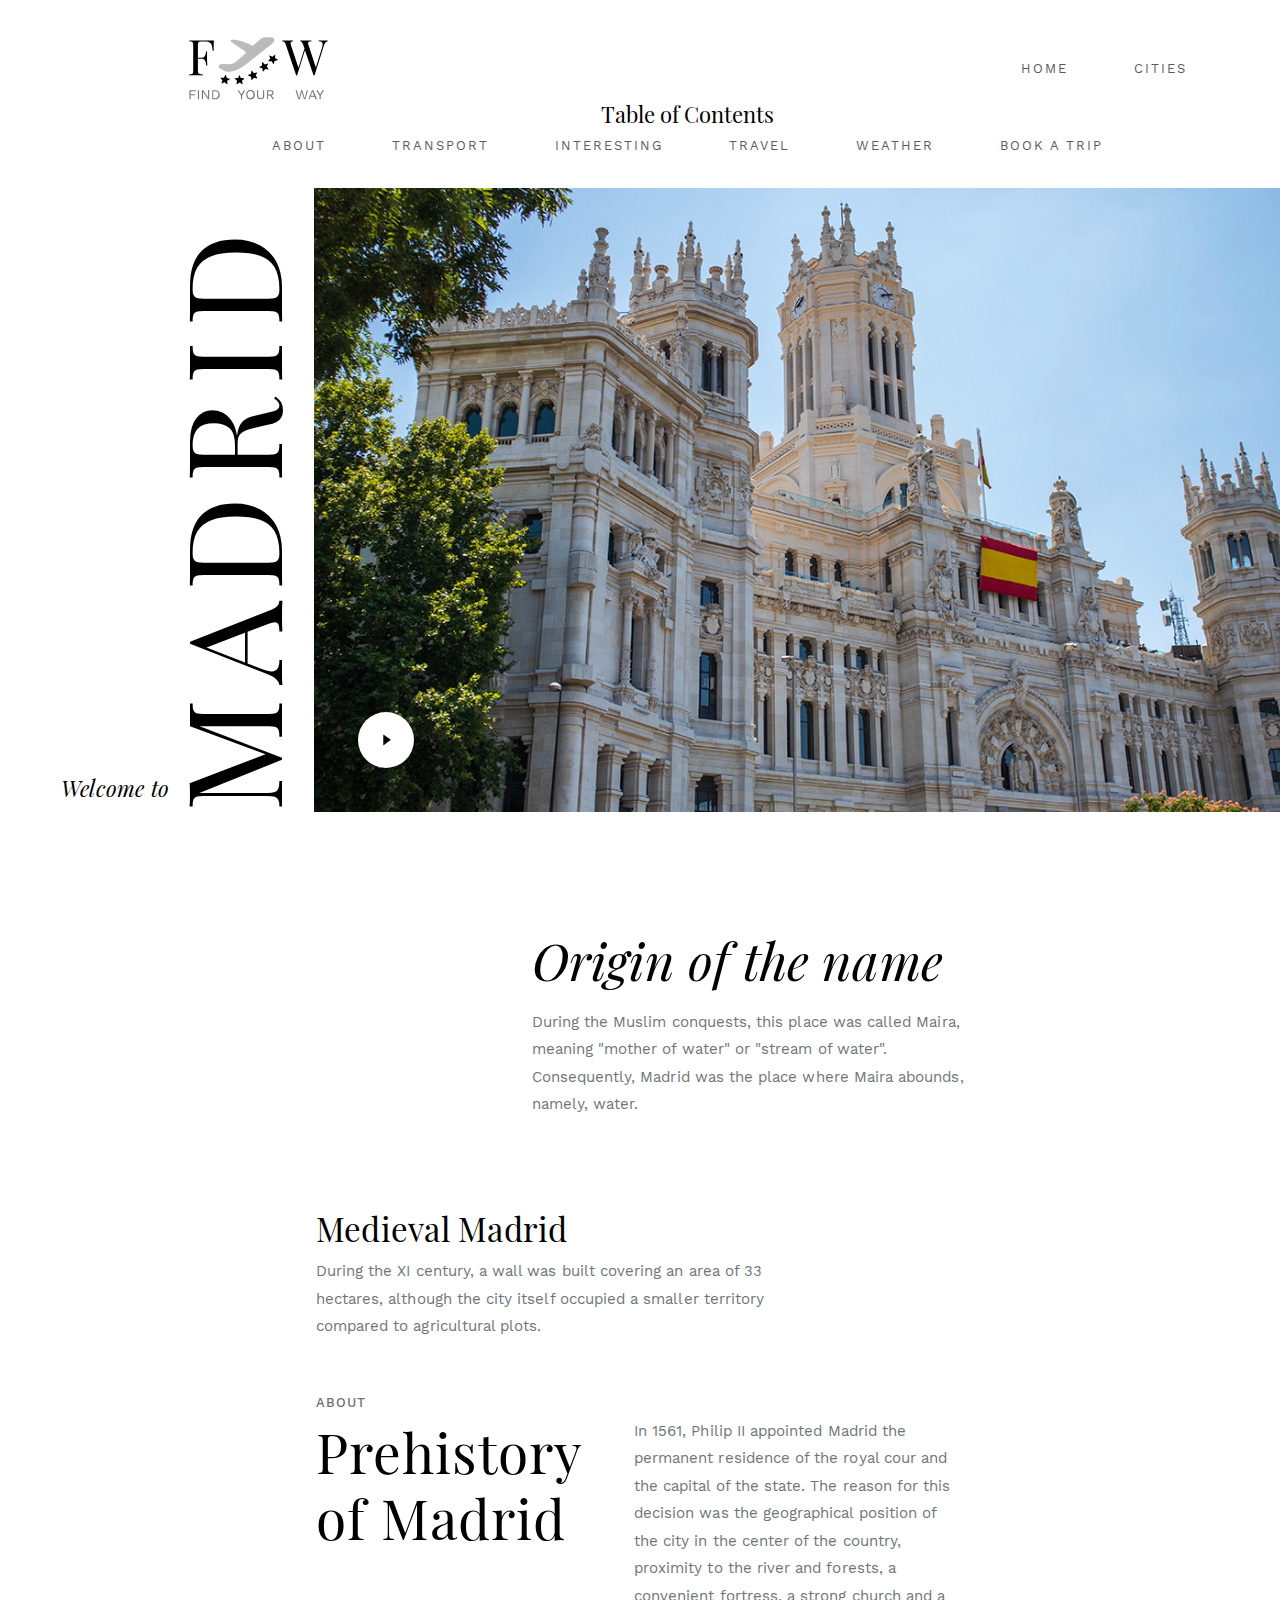
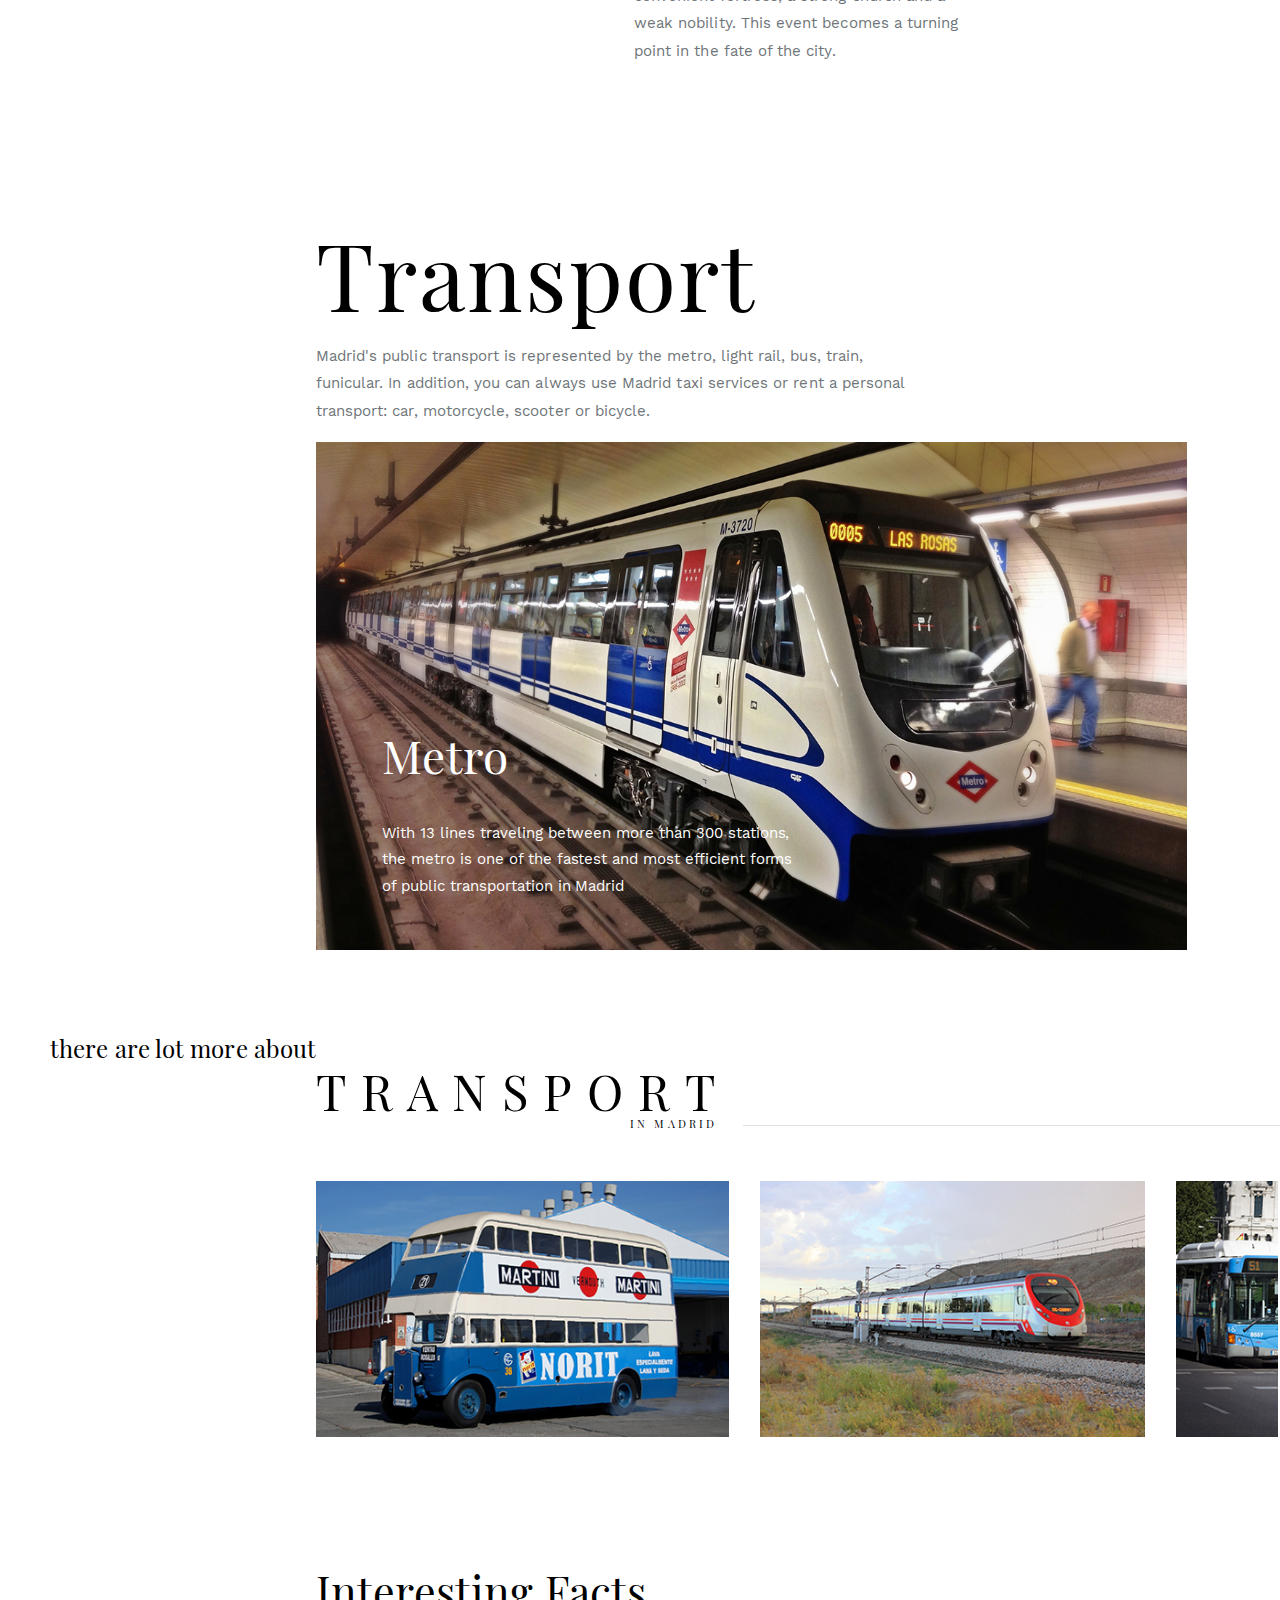
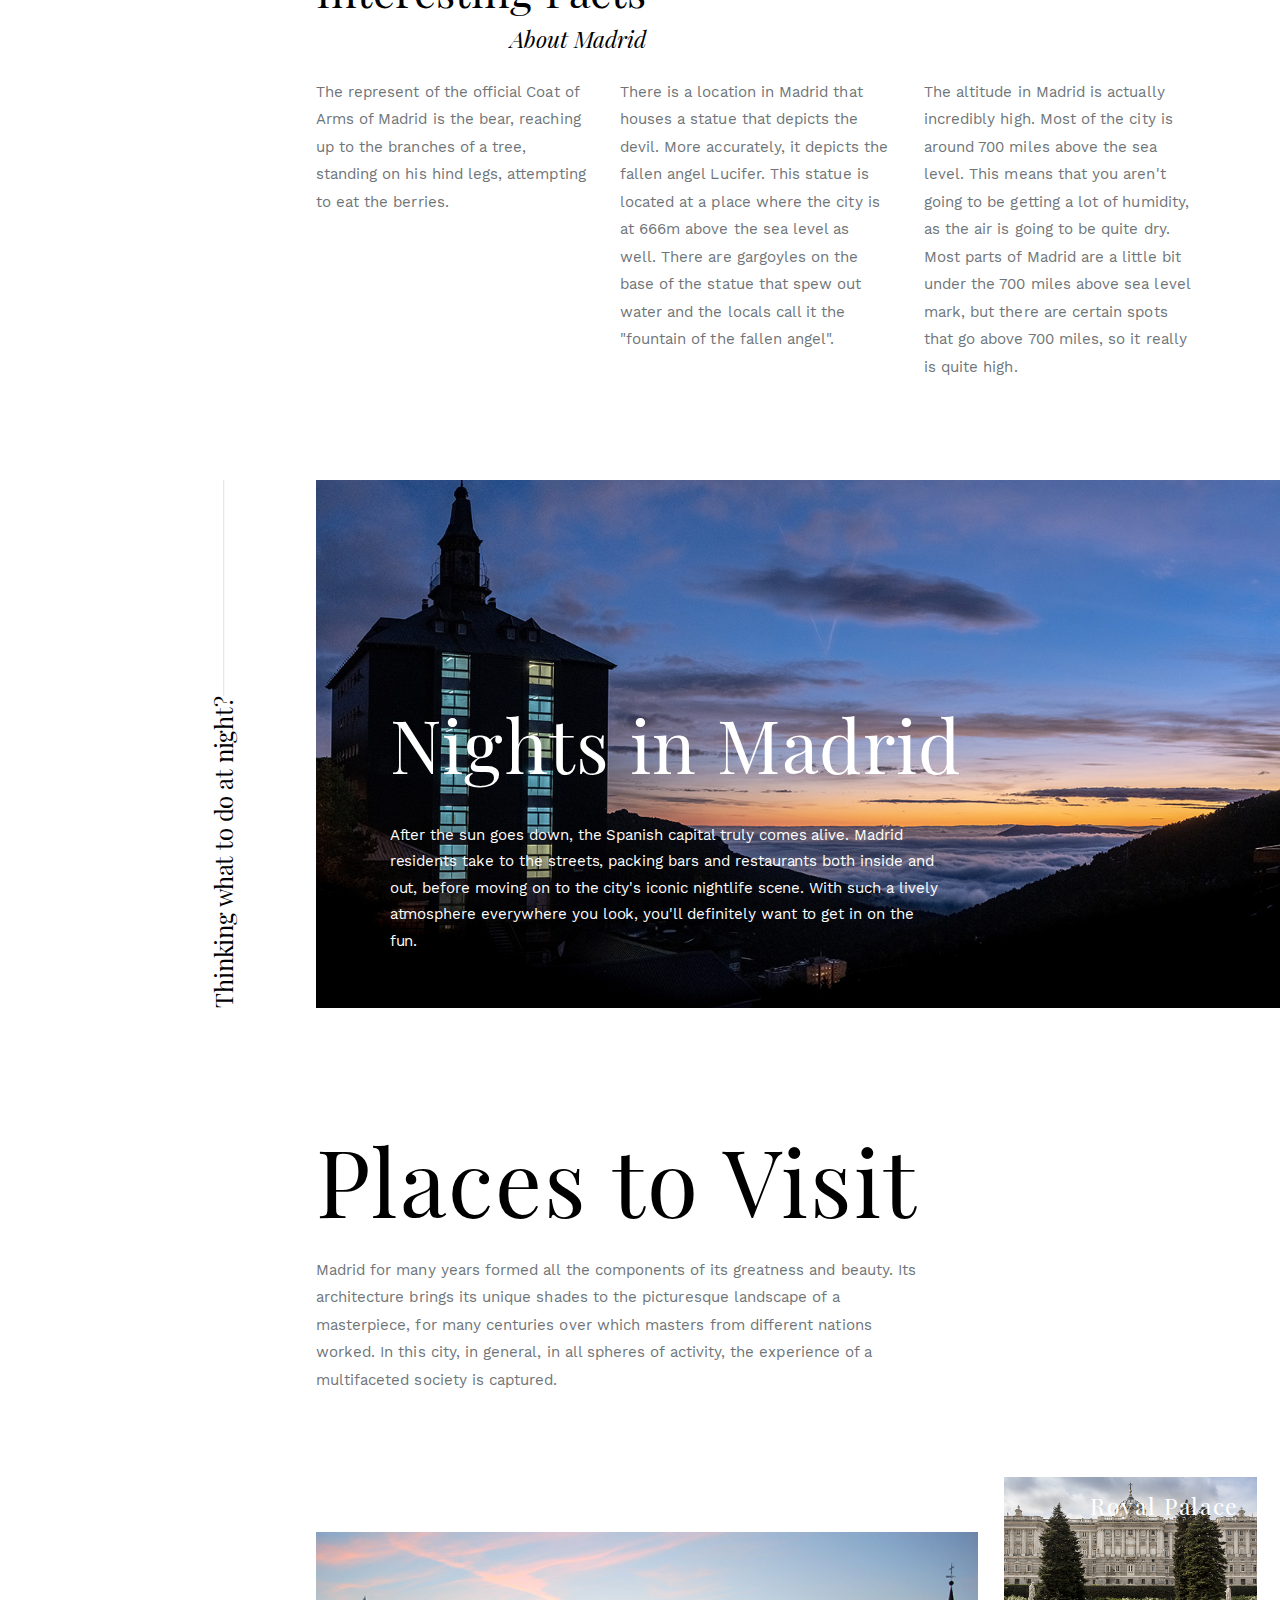
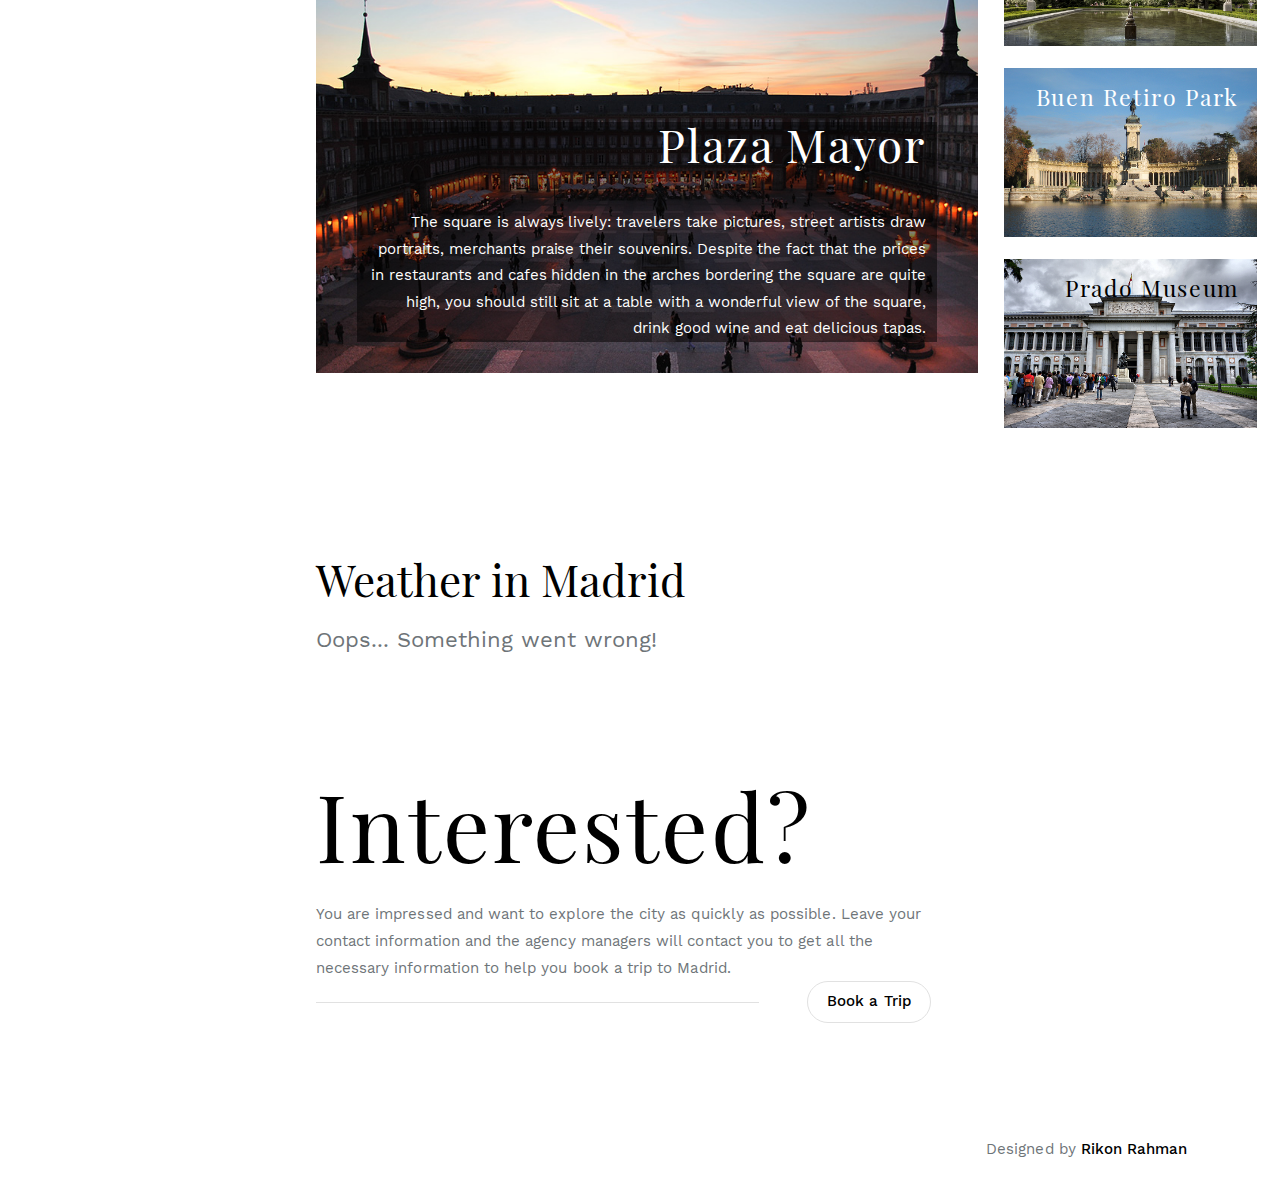
<file: cities/madrid/index.html>
<!DOCTYPE html>
<html lang="en">
<head>
  <meta charset="UTF-8">
  <meta name="viewport" content="width=device-width, initial-scale=1.0">
  <meta http-equiv="X-UA-Compatible" content="ie=edge">
  <title>Madrid | Find Your Way</title>
  <link rel="stylesheet" href="../../css/style.css">
  <link rel="apple-touch-icon" sizes="180x180" href="../../img/favicon/apple-touch-icon.png">
  <link rel="icon" type="image/png" sizes="32x32" href="../../img/favicon/favicon-32x32.png">
  <link rel="icon" type="image/png" sizes="16x16" href="../../img/favicon/favicon-16x16.png">
  <link rel="icon" type="image/png" sizes="192x192" href="../../img/favicon/android-chrome.png">
  <link rel="mask-icon" href="../../img/safari-pinned-tab.svg" color="#0ac1ff">
</head>
<body class="page city-page">
  <div class="container">
    <nav class="nav">
      <div class="logo">
        <a class="logo__link" href="/">
          <img class="logo__img" src="../../img/logo.svg" alt="Find Your Way">
        </a>
      </div>
      <ul class="nav__list">
        <li class="nav__list-item"><a class="nav__list-link" href="/">Home</a></li>
        <li class="nav__list-item"><a class="nav__list-link" href="/cities">Cities</a></li>
      </ul>
      <div class="hamburger nav__hamburger">
        <div class="hamburger__line"></div>
        <div class="hamburger__line"></div>
        <div class="hamburger__line"></div>
      </div>
      <h5 class="nav__city-heading">Table of Contents</h5>
      <ul class="nav__list nav__list--city">
        <li class="nav__list-item"><a class="nav__list-link" href="#about">About</a></li>
        <li class="nav__list-item"><a class="nav__list-link" href="#transport">Transport</a></li>
        <li class="nav__list-item"><a class="nav__list-link" href="#interesting">Interesting</a></li>
        <li class="nav__list-item"><a class="nav__list-link" href="#travel">Travel</a></li>
        <li class="nav__list-item"><a class="nav__list-link" href="#weather">Weather</a></li>
        <li class="nav__list-item"><a class="nav__list-link" href="#book-a-trip">Book A Trip</a></li>
      </ul>
    </nav>
    <nav class="nav nav--mobile">
      <ul class="nav__list nav__list--mobile">
        <li class="nav__list-item"><a class="nav__list-link" href="/">Home</a></li>
        <li class="nav__list-item"><a class="nav__list-link" href="/cities">Cities</a></li>
      </ul>
      <h5 class="nav__city-heading">Table of Contents</h5>
      <ul class="nav__list nav__list--mobile nav__list--city">
        <li class="nav__list-item"><a class="nav__list-link" href="#about">About</a></li>
        <li class="nav__list-item"><a class="nav__list-link" href="#transport">Transport</a></li>
        <li class="nav__list-item"><a class="nav__list-link" href="#interesting">Interesting</a></li>
        <li class="nav__list-item"><a class="nav__list-link" href="#travel">Travel</a></li>
        <li class="nav__list-item"><a class="nav__list-link" href="#weather">Weather</a></li>
        <li class="nav__list-item"><a class="nav__list-link" href="#book-a-trip">Book A Trip</a></li>
      </ul>
    </nav>

    <header class="header">
      <h1 class="header__heading heading--horizontal" data-city="Madrid">
        <span class="header__heading-span">Welcome to</span>
        Madrid
      </h1>
      <div class="promo header__promo">
        <div class="promo__button"></div>
        <img class="header__img" src="./img/madrid-header.jpg" alt="madrid">
      </div>
    </header>

    <div class="about page__section" id="about">
      <div class="side-note about__side-note">
        <h2 class="side-note__heading">Origin of the name</h2>
        <p class="side-note__text">During the Muslim conquests, this place was called Maira, meaning "mother of water" or "stream of water". Consequently, Madrid was the place where Maira abounds, namely, water.</p>
      </div>
      <section class="about__section section">
        <div class="section__item">
          <h3 class="section__heading">Medieval Madrid</h3>
          <p class="section__text">During the XI century, a wall was built covering an area of 33 hectares, although the city itself occupied a smaller territory compared to agricultural plots.</p>
        </div>
        <div class="section__item about__section-item">
          <h3 class="section__heading">Prehistory of Madrid</h3>
          <p class="section__text">In 1561, Philip II appointed Madrid the permanent residence of the royal cour and the capital of the state. The reason for this decision was the geographical position of the city in the center of the country, proximity to the river and forests, a convenient fortress, a strong church and a weak nobility. This event becomes a turning point in the fate of the city.</p>
        </div>
      </section>
      <div class="about-img">
        <img src="./img/philip-ii.jpg" alt="philip ii" class="about-img__item translate translate--left">
      </div>
    </div>

    <div class="transport page__section" id="transport">
      <h2 class="transport__heading page__section-heading">Transport</h2>
      <p class="transport__text">Madrid's public transport is represented by the metro, light rail, bus, train, funicular. In addition, you can always use Madrid taxi services or rent a personal transport: car, motorcycle, scooter or bicycle.</p>
      <div class="preview transport__preview">
        <div class="preview__item">
          <div class="preview__description">
            <h4 class="preview__heading heading--reverse-color">Metro</h4>
            <p class="preview__text">With 13 lines traveling between more than 300 stations, the metro is one of the fastest and most efficient forms of public transportation in Madrid</p>
          </div>
          <img src="./img/metro.jpg" alt="metro" class="preview__img">
        </div>
      </div>
      <div class="gallery transport__gallery">
        <h3 class="gallery__heading">
          <span class="gallery__heading-span gallery__heading-span--before">there are lot more about</span>
          Transport
          <span class="gallery__heading-span gallery__heading-span--after">in Madrid</span>
        </h3>
        <div class="gallery__content dragscroll">
          <img src="./img/bus.jpg" alt="bus" class="gallery__img">
          <img src="./img/train.jpg" alt="train" class="gallery__img">
          <img src="./img/buses.jpg" alt="buses" class="gallery__img">
        </div>
      </div>
    </div>

    <div class="interesting page__section" id="interesting">
      <h4 class="interesting__heading page__section-heading">
        Interesting Facts
        <span class="interesting__heading-span">About Madrid</span>
      </h4>
      <div class="interesting__content">
        <p class="interesting__text">The represent of the official Coat of Arms of Madrid is the bear, reaching up to the branches of a tree, standing on his hind legs, attempting to eat the berries.</p>
        <p class="interesting__text">There is a location in Madrid that houses a statue that depicts the devil. More accurately, it depicts the fallen angel Lucifer. This statue is located at a place where the city is at 666m above the sea level as well. There are gargoyles on the base of the statue that spew out water and the locals call it the "fountain of the fallen angel".</p>
        <p class="interesting__text">The altitude in Madrid is actually incredibly high. Most of the city is around 700 miles above the sea level. This means that you aren't going to be getting a lot of humidity, as the air is going to be quite dry. Most parts of Madrid are a little bit under the 700 miles above sea level mark, but there are certain spots that go above 700 miles, so it really is quite high.</p>
      </div>
    </div>

    <div class="night page__section">
      <h4 class="night__heading page__section-heading heading--horizontal">Thinking what to do at night?</h4>
      <div class="preview night__preview">
        <div class="preview__item">
          <div class="preview__description">
            <h4 class="preview__heading heading--reverse-color">Nights in Madrid</h4>
            <p class="preview__text">After the sun goes down, the Spanish capital truly comes alive. Madrid residents take to the streets, packing bars and restaurants both inside and out, before moving on to the city's iconic nightlife scene. With such a lively atmosphere everywhere you look, you'll definitely want to get in on the fun.</p>
          </div>
          <img src="./img/night-madrid.jpg" alt="night in Madrid" class="preview__img">
        </div>
      </div>
    </div>

    <div class="places-to-visit page__section" id="travel">
      <h2 class="places-to-visit__heading page__section-heading">Places to Visit</h2>
      <p class="places-to-visit__text">Madrid for many years formed all the components of its greatness and beauty. Its architecture brings its unique shades to the picturesque landscape of a masterpiece, for many centuries over which masters from different nations worked. In this city, in general, in all spheres of activity, the experience of a multifaceted society is captured.</p>
      <div class="places-to-visit__main-content">
        <div class="places-to-visit__item preview places-to-visit__preview">
          <div class="preview__item preview__item--small">
            <div class="preview__description preview__description--align-right preview__description--overlay">
              <h4 class="preview__heading places-to-visit__item-heading heading--reverse-color">Plaza Mayor</h4>
              <p class="preview__text">The square is always lively: travelers take pictures, street artists draw portraits, merchants praise their souvenirs. Despite the fact that the prices in restaurants and cafes hidden in the arches bordering the square are quite high, you should still sit at a table with a wonderful view of the square, drink good wine and eat delicious tapas.</p>
            </div>
            <img src="./img/plaza-mayor.jpg" alt="plaza mayor" class="preview__img places-to-visit__item-img">
          </div>
        </div>
        <div class="places-to-visit__item preview places-to-visit__preview places-to-visit__preview--hidden" data-ie-pos="1">
          <div class="preview__item preview__item--small">
            <div class="preview__description preview__description--align-right preview__description--overlay">
              <h4 class="preview__heading places-to-visit__item-heading heading--reverse-color">Royal Palace</h4>
              <p class="preview__text">The Royal Palace of Madrid is the official residence of the Spanish royal family at the city of Madrid, although now only used for state ceremonies. The palace has 135,000 square metres of floor space and contains 3,418 rooms.It is the largest functioning royal palace and the largest by floor area in Europe.</p>
            </div>
            <img src="./img/royal-palace.jpg" alt="royal palace" class="preview__img places-to-visit__item-img">
          </div>
        </div>
        <div class="places-to-visit__item preview places-to-visit__preview places-to-visit__preview--hidden" data-ie-pos="3">
          <div class="preview__item preview__item--small">
            <div class="preview__description preview__description--align-right preview__description--overlay">
              <h4 class="preview__heading places-to-visit__item-heading heading--reverse-color">Buen Retiro Park</h4>
              <p class="preview__text">A magnificent park, filled with beautiful sculptures and monuments, galleries, a peaceful lake, and a host to a variety of events, it is one of Madrid's premier attractions. The park is entirely surrounded by the present-day city.</p>
            </div>
            <img src="./img/buen-retiro-park.jpg" alt="buen retiro park" class="preview__img places-to-visit__item-img">
          </div>
        </div>
        <div class="places-to-visit__item preview places-to-visit__preview places-to-visit__preview--hidden" data-ie-pos="5">
          <div class="preview__item preview__item--small">
            <div class="preview__description preview__description--align-right preview__description--overlay">
              <h4 class="preview__heading places-to-visit__item-heading">Prado Museum</h4>
              <p class="preview__text">The Prado Museum is the main Spanish national art museum, located in central Madrid. It is widely considered to have one of the world's finest collections of European art, dating from the 12th century to the early 20th century, based on the former Spanish Royal Collection, and the single best collection of Spanish art.</p>
            </div>
            <img src="./img/prado-museum.jpg" alt="prado museum" class="preview__img places-to-visit__item-img">
          </div>
        </div>
      </div>
    </div>

    <div class="weather-forecast-widget weather-forecast weather page__section" id="weather">
      <h3 class="weather__heading page__section-heading">Weather in Madrid</h3>
      <div class="weather-forecast__wrapper dragscroll">

        <div class="weather-forecast__item open">
          <div class="weather__icon weather-forecast__icon">
            <img src="#" alt="icon" class="weather__icon-item">
            <p class="weather__icon-description"></p>
          </div>
          <div class="weather__conditions">
            <div class="weather__conditions-item" data-item-type="humidity">
              <h5 class="weather__conditions-heading">Humidity</h5>
              <p class="weather__conditions-description"></p>
            </div>
            <div class="weather__conditions-item" data-item-type="pressure">
              <h5 class="weather__conditions-heading">Pressure</h5>
              <p class="weather__conditions-description"></p>
            </div>
            <div class="weather__conditions-item" data-item-type="wind">
              <h5 class="weather__conditions-heading">Wind</h5>
              <p class="weather__conditions-description"></p>
            </div>
          </div>
          <div class="weather-forecast__info">
            <h5 class="weather-forecast__info-label" data-info-type="label"></h5>
            <div class="weather__icon weather-forecast__info-icon">
              <img src="#" alt="icon" class="weather__icon-item">
            </div>
            <p class="weather-forecast__info-text" data-info-type="temperature"></p>
          </div>
        </div>

        <div class="weather-forecast__item">
          <div class="weather__icon weather-forecast__icon">
            <img src="#" alt="icon" class="weather__icon-item">
            <p class="weather__icon-description"></p>
          </div>
          <div class="weather__conditions">
            <div class="weather__conditions-item" data-item-type="humidity">
              <h5 class="weather__conditions-heading">Humidity</h5>
              <p class="weather__conditions-description"></p>
            </div>
            <div class="weather__conditions-item" data-item-type="pressure">
              <h5 class="weather__conditions-heading">Pressure</h5>
              <p class="weather__conditions-description"></p>
            </div>
            <div class="weather__conditions-item" data-item-type="wind">
              <h5 class="weather__conditions-heading">Wind</h5>
              <p class="weather__conditions-description"></p>
            </div>
          </div>
          <div class="weather-forecast__info">
            <h5 class="weather-forecast__info-label" data-info-type="label"></h5>
            <div class="weather__icon weather-forecast__info-icon">
              <img src="#" alt="icon" class="weather__icon-item">
            </div>
            <p class="weather-forecast__info-text" data-info-type="temperature"></p>
          </div>
        </div>

        <div class="weather-forecast__item">
          <div class="weather__icon weather-forecast__icon">
            <img src="#" alt="icon" class="weather__icon-item">
            <p class="weather__icon-description"></p>
          </div>
          <div class="weather__conditions">
            <div class="weather__conditions-item" data-item-type="humidity">
              <h5 class="weather__conditions-heading">Humidity</h5>
              <p class="weather__conditions-description"></p>
            </div>
            <div class="weather__conditions-item" data-item-type="pressure">
              <h5 class="weather__conditions-heading">Pressure</h5>
              <p class="weather__conditions-description"></p>
            </div>
            <div class="weather__conditions-item" data-item-type="wind">
              <h5 class="weather__conditions-heading">Wind</h5>
              <p class="weather__conditions-description"></p>
            </div>
          </div>
          <div class="weather-forecast__info">
            <h5 class="weather-forecast__info-label" data-info-type="label"></h5>
            <div class="weather__icon weather-forecast__info-icon">
              <img src="#" alt="icon" class="weather__icon-item">
            </div>
            <p class="weather-forecast__info-text" data-info-type="temperature"></p>
          </div>
        </div>

        <div class="weather-forecast__item">
          <div class="weather__icon weather-forecast__icon">
            <img src="#" alt="icon" class="weather__icon-item">
            <p class="weather__icon-description"></p>
          </div>
          <div class="weather__conditions">
            <div class="weather__conditions-item" data-item-type="humidity">
              <h5 class="weather__conditions-heading">Humidity</h5>
              <p class="weather__conditions-description"></p>
            </div>
            <div class="weather__conditions-item" data-item-type="pressure">
              <h5 class="weather__conditions-heading">Pressure</h5>
              <p class="weather__conditions-description"></p>
            </div>
            <div class="weather__conditions-item" data-item-type="wind">
              <h5 class="weather__conditions-heading">Wind</h5>
              <p class="weather__conditions-description"></p>
            </div>
          </div>
          <div class="weather-forecast__info">
            <h5 class="weather-forecast__info-label" data-info-type="label"></h5>
            <div class="weather__icon weather-forecast__info-icon">
              <img src="#" alt="icon" class="weather__icon-item">
            </div>
            <p class="weather-forecast__info-text" data-info-type="temperature"></p>
          </div>
        </div>

        <div class="weather-forecast__item">
          <div class="weather__icon weather-forecast__icon">
            <img src="#" alt="icon" class="weather__icon-item">
            <p class="weather__icon-description"></p>
          </div>
          <div class="weather__conditions">
            <div class="weather__conditions-item" data-item-type="humidity">
              <h5 class="weather__conditions-heading">Humidity</h5>
              <p class="weather__conditions-description"></p>
            </div>
            <div class="weather__conditions-item" data-item-type="pressure">
              <h5 class="weather__conditions-heading">Pressure</h5>
              <p class="weather__conditions-description"></p>
            </div>
            <div class="weather__conditions-item" data-item-type="wind">
              <h5 class="weather__conditions-heading">Wind</h5>
              <p class="weather__conditions-description"></p>
            </div>
          </div>
          <div class="weather-forecast__info">
            <h5 class="weather-forecast__info-label" data-info-type="label"></h5>
            <div class="weather__icon weather-forecast__info-icon">
              <img src="#" alt="icon" class="weather__icon-item">
            </div>
            <p class="weather-forecast__info-text" data-info-type="temperature"></p>
          </div>
        </div>

      </div>
    </div>

    <footer class="footer page__section" id="book-a-trip">
      <h2 class="footer__heading page__section-heading">Interested?</h2>
      <p class="footer__text">You are impressed and want to explore the city as quickly as possible. Leave your contact information and the agency managers will contact you to get all the necessary information to help you book a trip to Madrid.</p>
      <div class="booking footer__booking">
        <button class="button booking__button">Book a Trip</button>
        <div class="popup form-popup">
          <form action="#" class="form booking__form">
            <div class="popup__close form-popup__close"></div>
            <h2 class="form__heading">Book a trip to Madrid</h2>
            <div class="form__wrapper">
              <div class="form__group--united-2">
                <div class="form__group form__group--relative">
                  <input id="first-name" type="text" class="form__input" required>
                  <label class="form__label" for="first-name">First Name</label>
                </div>
                <div class="form__group form__group--relative">
                  <input id="last-name" type="text" class="form__input" required>
                  <label class="form__label" for="last-name">Last Name</label>
                </div>
              </div>
              <div class="form__group form__group--relative">
                <input id="phone" type="tel" class="form__input" required>
                <label class="form__label" for="phone">Phone</label>
              </div>
              <div class="form__group">
                <select id="choose-agency" class="form__select" required>
                  <option class="form__select-option" value="choose-agency" disabled selected>--Choose agency--</option>
                  <option class="form__select-option" value="1">1 agency</option>
                  <option class="form__select-option" value="2">2 agency</option>
                  <option class="form__select-option" value="3">3 agency</option>
                </select>
              </div>
              <button class="button form__button">Contact me</button>
            </div>
        </form>
        </div>
      </div>
      <div class="copyright footer__copyright">Designed by <span class="copyright__author">Rikon Rahman</span></div>
    </footer>

    <div class="popup video-popup">
      <div class="popup__close"></div>
      <iframe class="popup__iframe" src="https://www.youtube.com/embed/eOsTK_X3oLA" frameborder="0" allow="accelerometer; autoplay; encrypted-media; gyroscope; picture-in-picture" allowfullscreen></iframe>
    </div>
  </div>
  <div class="to-top"></div>
  <script src="../../js/main.js" charset="utf-8"></script>
</body>
</html>
</file>
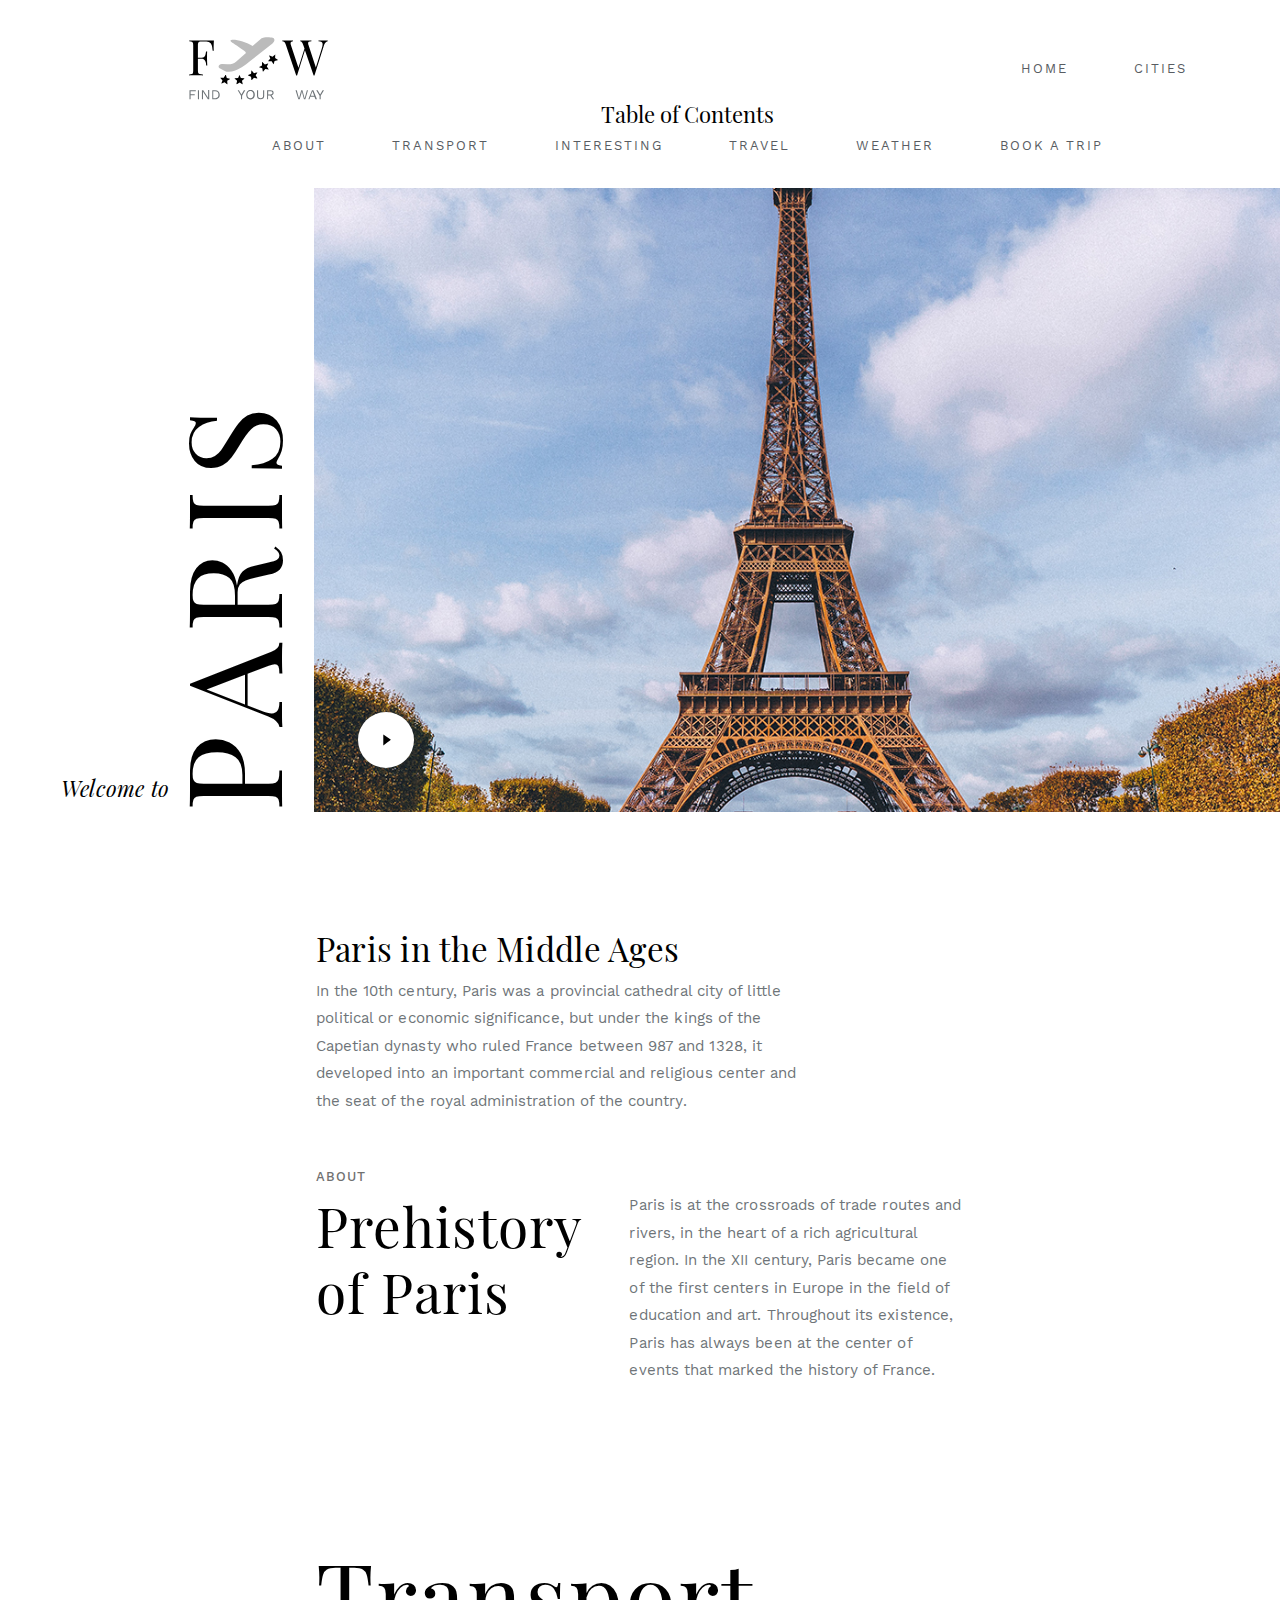
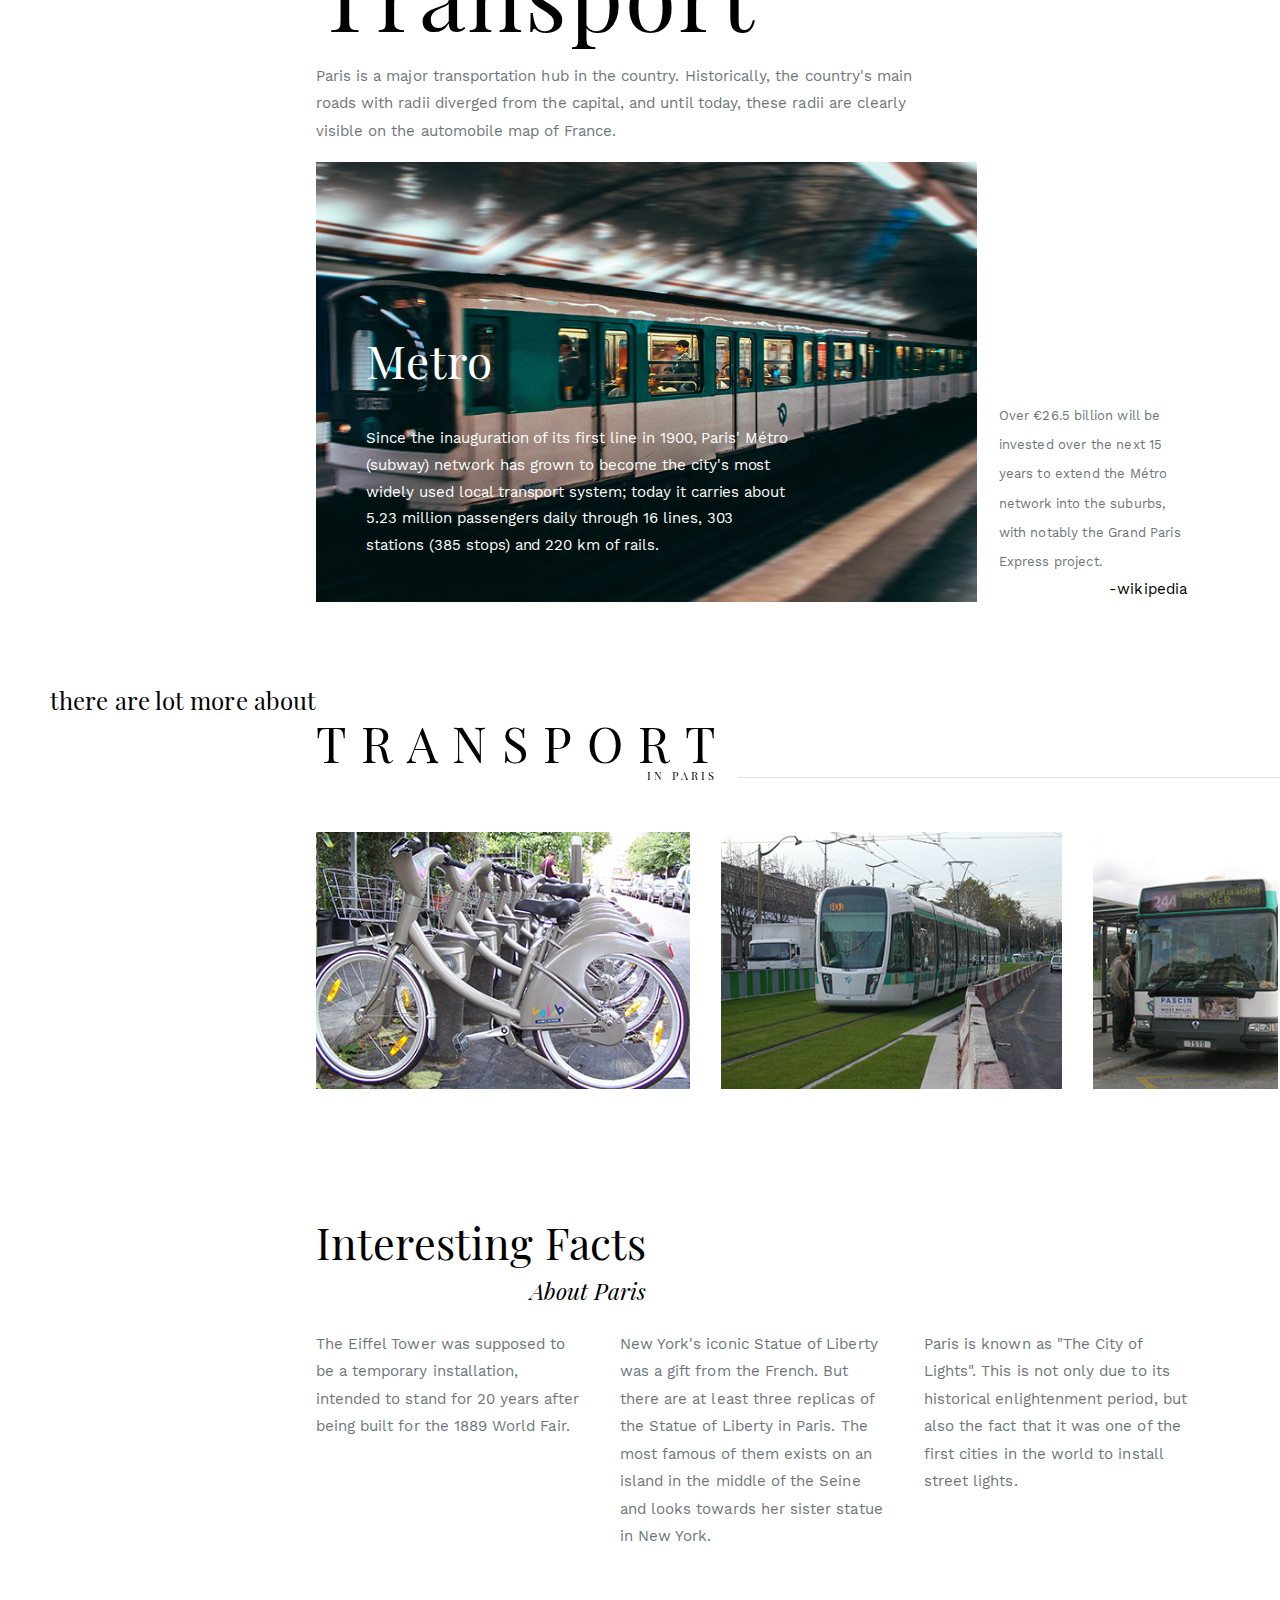
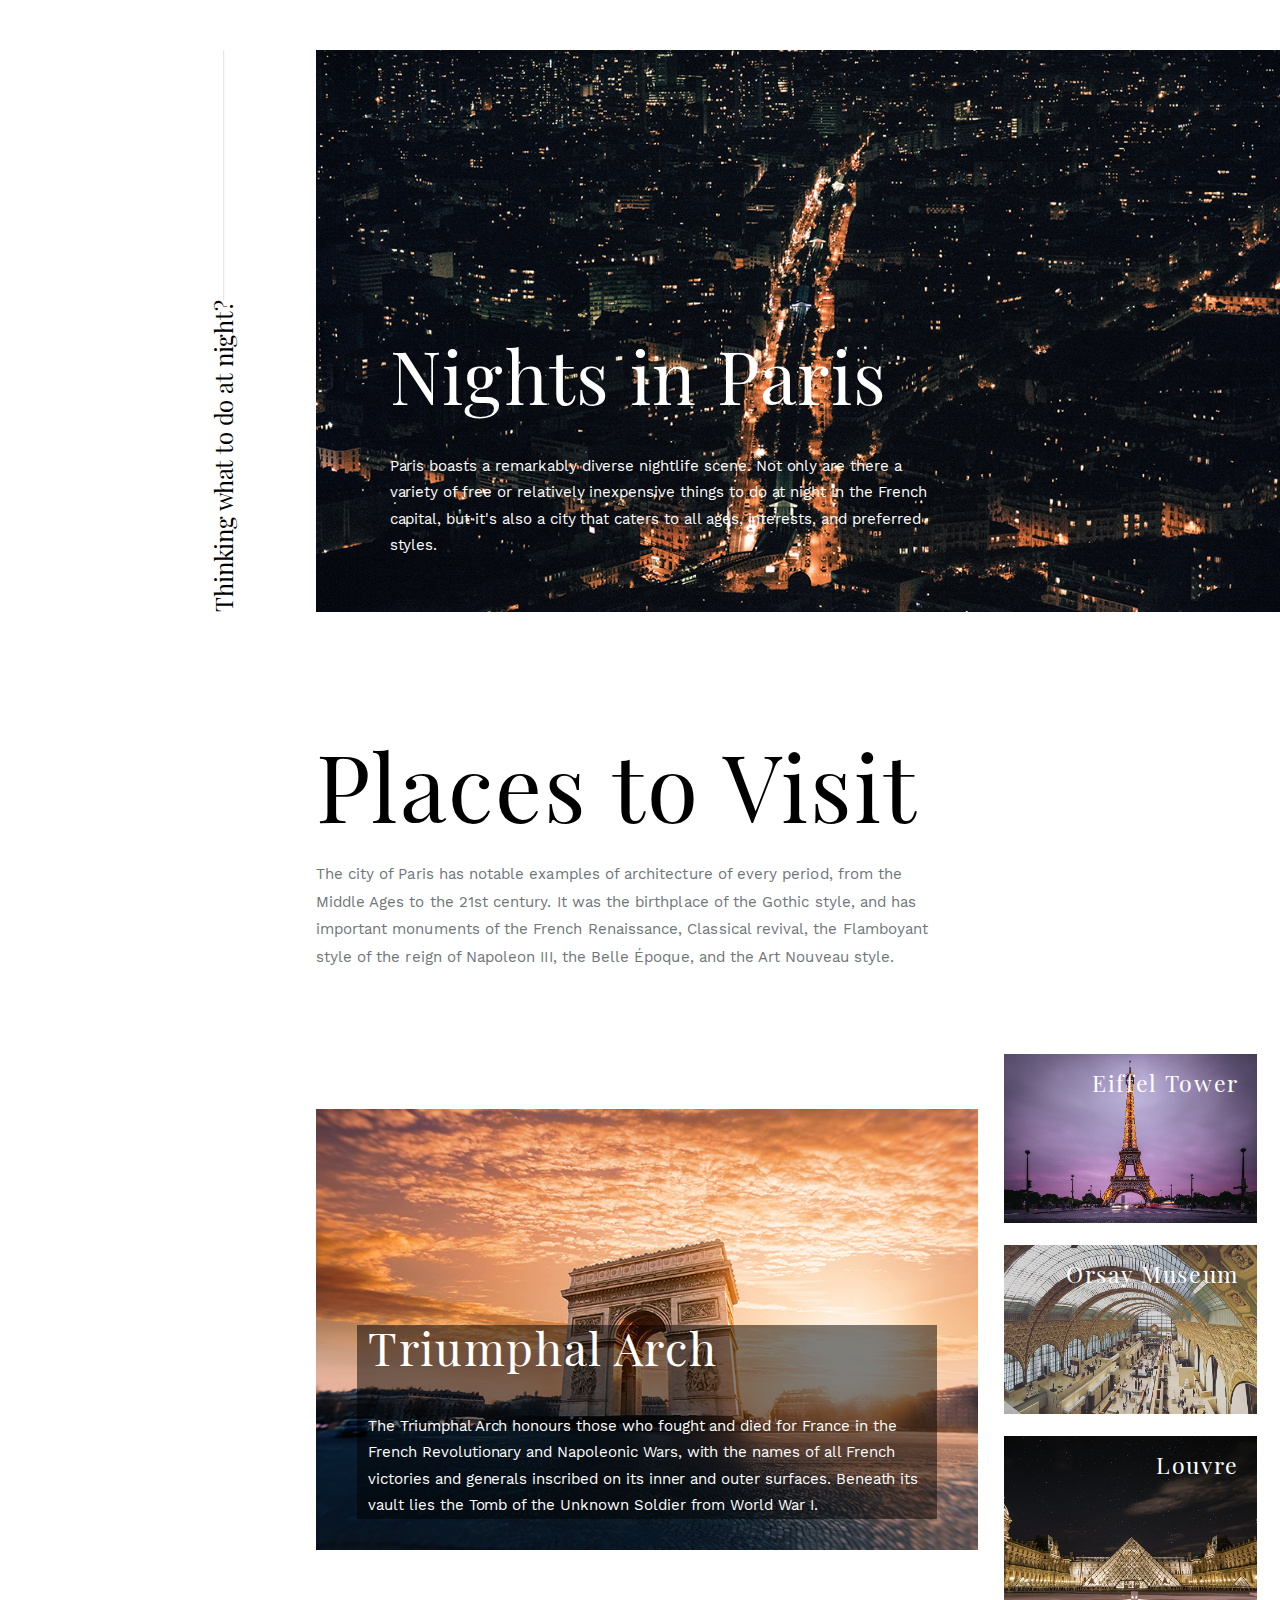
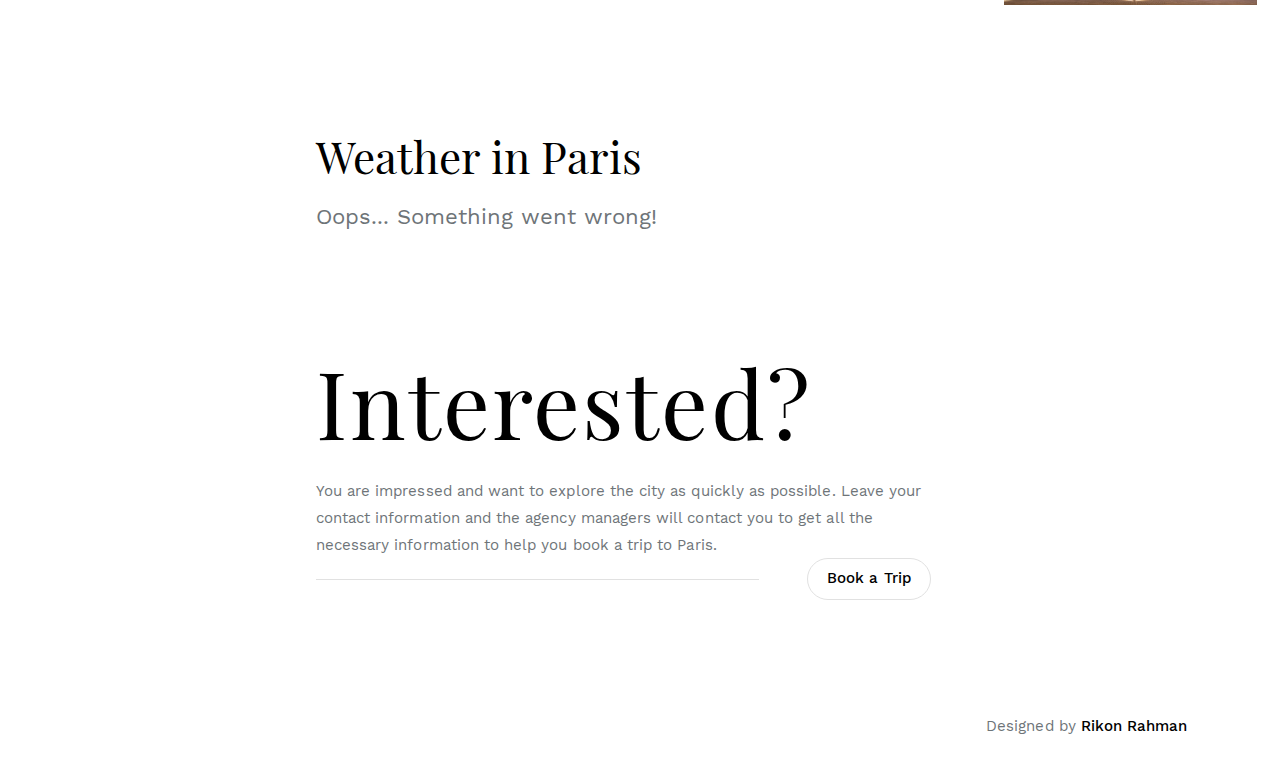
<file: cities/paris/index.html>
<!DOCTYPE html>
<html lang="en">
<head>
  <meta charset="UTF-8">
  <meta name="viewport" content="width=device-width, initial-scale=1.0">
  <meta http-equiv="X-UA-Compatible" content="ie=edge">
  <title>Paris | Find Your Way</title>
  <link rel="stylesheet" href="../../css/style.css">
  <link rel="apple-touch-icon" sizes="180x180" href="../../img/favicon/apple-touch-icon.png">
  <link rel="icon" type="image/png" sizes="32x32" href="../../img/favicon/favicon-32x32.png">
  <link rel="icon" type="image/png" sizes="16x16" href="../../img/favicon/favicon-16x16.png">
  <link rel="icon" type="image/png" sizes="192x192" href="../../img/favicon/android-chrome.png">
  <link rel="mask-icon" href="../../img/safari-pinned-tab.svg" color="#0ac1ff">
</head>
<body class="page city-page">
  <div class="container">
    <nav class="nav">
      <div class="logo">
        <a class="logo__link" href="/find-your-way">
          <img class="logo__img" src="../../img/logo.svg" alt="Find Your Way">
        </a>
      </div>
      <ul class="nav__list">
        <li class="nav__list-item"><a class="nav__list-link" href="/find-your-way">Home</a></li>
        <li class="nav__list-item"><a class="nav__list-link" href="/find-your-way/cities">Cities</a></li>
      </ul>
      <div class="hamburger nav__hamburger">
        <div class="hamburger__line"></div>
        <div class="hamburger__line"></div>
        <div class="hamburger__line"></div>
      </div>
      <h5 class="nav__city-heading">Table of Contents</h5>
      <ul class="nav__list nav__list--city">
        <li class="nav__list-item"><a class="nav__list-link" href="#about">About</a></li>
        <li class="nav__list-item"><a class="nav__list-link" href="#transport">Transport</a></li>
        <li class="nav__list-item"><a class="nav__list-link" href="#interesting">Interesting</a></li>
        <li class="nav__list-item"><a class="nav__list-link" href="#travel">Travel</a></li>
        <li class="nav__list-item"><a class="nav__list-link" href="#weather">Weather</a></li>
        <li class="nav__list-item"><a class="nav__list-link" href="#book-a-trip">Book A Trip</a></li>
      </ul>
    </nav>
    <nav class="nav nav--mobile">
      <ul class="nav__list nav__list--mobile">
        <li class="nav__list-item"><a class="nav__list-link" href="/find-your-way">Home</a></li>
        <li class="nav__list-item"><a class="nav__list-link" href="/find-your-way/cities">Cities</a></li>
      </ul>
      <h5 class="nav__city-heading">Table of Contents</h5>
      <ul class="nav__list nav__list--mobile nav__list--city">
        <li class="nav__list-item"><a class="nav__list-link" href="#about">About</a></li>
        <li class="nav__list-item"><a class="nav__list-link" href="#transport">Transport</a></li>
        <li class="nav__list-item"><a class="nav__list-link" href="#interesting">Interesting</a></li>
        <li class="nav__list-item"><a class="nav__list-link" href="#travel">Travel</a></li>
        <li class="nav__list-item"><a class="nav__list-link" href="#weather">Weather</a></li>
        <li class="nav__list-item"><a class="nav__list-link" href="#book-a-trip">Book A Trip</a></li>
      </ul>
    </nav>

    <header class="header">
      <h1 class="header__heading heading--horizontal" data-city="Paris">
        <span class="header__heading-span">Welcome to</span>
        Paris
      </h1>
      <div class="promo header__promo">
        <div class="promo__button"></div>
        <img class="header__img" src="./img/paris-header.jpg" alt="paris">
      </div>
    </header>

    <div class="about page__section" id="about">
      <section class="about__section section">
        <div class="section__item">
          <h3 class="section__heading">Paris in the Middle Ages</h3>
          <p class="section__text">In the 10th century, Paris was a provincial cathedral city of little political or economic significance, but under the kings of the Capetian dynasty who ruled France between 987 and 1328, it developed into an important commercial and religious center and the seat of the royal administration of the country.</p>
        </div>
        <div class="section__item about__section-item">
          <h3 class="section__heading">Prehistory of Paris</h3>
          <p class="section__text">Paris is at the crossroads of trade routes and rivers, in the heart of a rich agricultural region. In the XII century, Paris became one of the first centers in Europe in the field of education and art. Throughout its existence, Paris has always been at the center of events that marked the history of France.</p>
        </div>
      </section>
      <div class="about-img">
        <img src="./img/eiffel-tower-construction.jpg" alt="eiffel tower construction" class="about-img__item translate translate--left">
      </div>
    </div>

    <div class="transport page__section" id="transport">
      <h2 class="transport__heading page__section-heading">Transport</h2>
      <p class="transport__text">Paris is a major transportation hub in the country. Historically, the country's main roads with radii diverged from the capital, and until today, these radii are clearly visible on the automobile map of France.</p>
      <div class="preview transport__preview">
        <div class="preview__item preview__item--small">
          <div class="preview__description">
            <h4 class="preview__heading heading--reverse-color">Metro</h4>
            <p class="preview__text">Since the inauguration of its first line in 1900, Paris' Métro (subway) network has grown to become the city's most widely used local transport system; today it carries about 5.23 million passengers daily through 16 lines, 303 stations (385 stops) and 220 km of rails.</p>
          </div>
          <img src="./img/metro.jpg" alt="metro" class="preview__img">
        </div>
        <blockquote class="quote transport__quote">
          <p class="quote__text">Over €26.5 billion will be invested over the next 15 years to extend the Métro network into the suburbs, with notably the Grand Paris Express project.</p>
          <cite class="quote__src">-wikipedia</cite>
        </blockquote>
      </div>
      <div class="gallery transport__gallery">
        <h3 class="gallery__heading">
          <span class="gallery__heading-span gallery__heading-span--before">there are lot more about</span>
          Transport
          <span class="gallery__heading-span gallery__heading-span--after">in Paris</span>
        </h3>
        <div class="gallery__content dragscroll">
          <img src="./img/velib.jpg" alt="velib" class="gallery__img">
          <img src="./img/tram.jpg" alt="tram" class="gallery__img">
          <img src="./img/bus.jpg" alt="bus" class="gallery__img">
          <img src="./img/train.jpg" alt="train" class="gallery__img">train
        </div>
      </div>
    </div>

    <div class="interesting page__section" id="interesting">
      <h4 class="interesting__heading page__section-heading">
        Interesting Facts
        <span class="interesting__heading-span">About Paris</span>
      </h4>
      <div class="interesting__content">
        <p class="interesting__text">The Eiffel Tower was supposed to be a temporary installation, intended to stand for 20 years after being built for the 1889 World Fair.</p>
        <p class="interesting__text">New York's iconic Statue of Liberty was a gift from the French. But there are at least three replicas of the Statue of Liberty in Paris. The most famous of them exists on an island in the middle of the Seine and looks towards her sister statue in New York.</p>
        <p class="interesting__text">Paris is known as "The City of Lights". This is not only due to its historical enlightenment period, but also the fact that it was one of the first cities in the world to install street lights. </p>
      </div>
    </div>

    <div class="night page__section">
      <h4 class="night__heading page__section-heading heading--horizontal">Thinking what to do at night?</h4>
      <div class="preview night__preview">
        <div class="preview__item">
          <div class="preview__description">
            <h4 class="preview__heading heading--reverse-color">Nights in Paris</h4>
            <p class="preview__text">Paris boasts a remarkably diverse nightlife scene. Not only are there a variety of free or relatively inexpensive things to do at night in the French capital, but it's also a city that caters to all ages, interests, and preferred styles.</p>
          </div>
          <img src="./img/night-paris.jpg" alt="night in Paris" class="preview__img">
        </div>
      </div>
    </div>

    <div class="places-to-visit page__section" id="travel">
      <h2 class="places-to-visit__heading page__section-heading">Places to Visit</h2>
      <p class="places-to-visit__text">The city of Paris has notable examples of architecture of every period, from the Middle Ages to the 21st century. It was the birthplace of the Gothic style, and has important monuments of the French Renaissance, Classical revival, the Flamboyant style of the reign of Napoleon III, the Belle Époque, and the Art Nouveau style.</p>
      <div class="places-to-visit__main-content">
        <div class="places-to-visit__item preview places-to-visit__preview">
          <div class="preview__item preview__item--small">
            <div class="preview__description preview__description--overlay">
              <h4 class="preview__heading places-to-visit__item-heading heading--reverse-color">Triumphal Arch</h4>
              <p class="preview__text">The Triumphal Arch honours those who fought and died for France in the French Revolutionary and Napoleonic Wars, with the names of all French victories and generals inscribed on its inner and outer surfaces. Beneath its vault lies the Tomb of the Unknown Soldier from World War I.</p>
            </div>
            <img src="./img/triumphal-arch.jpg" alt="triumphal arch" class="preview__img places-to-visit__item-img">
          </div>
        </div>
        <div class="places-to-visit__item preview places-to-visit__preview places-to-visit__preview--hidden" data-ie-pos="1">
          <div class="preview__item preview__item--small">
            <div class="preview__description preview__description--overlay">
              <h4 class="preview__heading places-to-visit__item-heading heading--reverse-color">Eiffel Tower</h4>
              <p class="preview__text">The Eiffel Tower is a wrought-iron lattice tower in the center of Paris 324 metres high, its most recognizable architectural landmark.</p>
            </div>
            <img src="./img/eiffel-tower.jpg" alt="eiffel tower" class="preview__img places-to-visit__item-img">
          </div>
        </div>
        <div class="places-to-visit__item preview places-to-visit__preview places-to-visit__preview--hidden" data-ie-pos="3">
          <div class="preview__item preview__item--small">
            <div class="preview__description preview__description--overlay">
              <h4 class="preview__heading places-to-visit__item-heading heading--reverse-color">Orsay Museum</h4>
              <p class="preview__text">The museum holds mainly French art dating from 1848 to 1914, including paintings, sculptures, furniture, and photography. It houses the largest collection of impressionist and post-Impressionist masterpieces in the world.</p>
            </div>
            <img src="./img/orsay-museum.jpg" alt="orsay museum" class="preview__img places-to-visit__item-img">
          </div>
        </div>
        <div class="places-to-visit__item preview places-to-visit__preview places-to-visit__preview--hidden" data-ie-pos="5">
          <div class="preview__item preview__item--small">
            <div class="preview__description preview__description--overlay">
              <h4 class="preview__heading places-to-visit__item-heading heading--reverse-color">Louvre</h4>
              <p class="preview__text">Louvre Museum is the world's largest art museum and a historic monument in Paris. A central landmark of the city. There approximately 38,000 objects from prehistory to the 21st century are exhibited over an area of 72,735 square meters.</p>
            </div>
            <img src="./img/louvre.jpg" alt="louvre" class="preview__img places-to-visit__item-img">
          </div>
        </div>
      </div>
    </div>

    <div class="weather-forecast-widget weather-forecast weather page__section" id="weather">
      <h3 class="weather__heading page__section-heading">Weather in Paris</h3>
      <div class="weather-forecast__wrapper dragscroll">

        <div class="weather-forecast__item open">
          <div class="weather__icon weather-forecast__icon">
            <img src="#" alt="icon" class="weather__icon-item">
            <p class="weather__icon-description"></p>
          </div>
          <div class="weather__conditions">
            <div class="weather__conditions-item" data-item-type="humidity">
              <h5 class="weather__conditions-heading">Humidity</h5>
              <p class="weather__conditions-description"></p>
            </div>
            <div class="weather__conditions-item" data-item-type="pressure">
              <h5 class="weather__conditions-heading">Pressure</h5>
              <p class="weather__conditions-description"></p>
            </div>
            <div class="weather__conditions-item" data-item-type="wind">
              <h5 class="weather__conditions-heading">Wind</h5>
              <p class="weather__conditions-description"></p>
            </div>
          </div>
          <div class="weather-forecast__info">
            <h5 class="weather-forecast__info-label" data-info-type="label"></h5>
            <div class="weather__icon weather-forecast__info-icon">
              <img src="#" alt="icon" class="weather__icon-item">
            </div>
            <p class="weather-forecast__info-text" data-info-type="temperature"></p>
          </div>
        </div>

        <div class="weather-forecast__item">
          <div class="weather__icon weather-forecast__icon">
            <img src="#" alt="icon" class="weather__icon-item">
            <p class="weather__icon-description"></p>
          </div>
          <div class="weather__conditions">
            <div class="weather__conditions-item" data-item-type="humidity">
              <h5 class="weather__conditions-heading">Humidity</h5>
              <p class="weather__conditions-description"></p>
            </div>
            <div class="weather__conditions-item" data-item-type="pressure">
              <h5 class="weather__conditions-heading">Pressure</h5>
              <p class="weather__conditions-description"></p>
            </div>
            <div class="weather__conditions-item" data-item-type="wind">
              <h5 class="weather__conditions-heading">Wind</h5>
              <p class="weather__conditions-description"></p>
            </div>
          </div>
          <div class="weather-forecast__info">
            <h5 class="weather-forecast__info-label" data-info-type="label"></h5>
            <div class="weather__icon weather-forecast__info-icon">
              <img src="#" alt="icon" class="weather__icon-item">
            </div>
            <p class="weather-forecast__info-text" data-info-type="temperature"></p>
          </div>
        </div>

        <div class="weather-forecast__item">
          <div class="weather__icon weather-forecast__icon">
            <img src="#" alt="icon" class="weather__icon-item">
            <p class="weather__icon-description"></p>
          </div>
          <div class="weather__conditions">
            <div class="weather__conditions-item" data-item-type="humidity">
              <h5 class="weather__conditions-heading">Humidity</h5>
              <p class="weather__conditions-description"></p>
            </div>
            <div class="weather__conditions-item" data-item-type="pressure">
              <h5 class="weather__conditions-heading">Pressure</h5>
              <p class="weather__conditions-description"></p>
            </div>
            <div class="weather__conditions-item" data-item-type="wind">
              <h5 class="weather__conditions-heading">Wind</h5>
              <p class="weather__conditions-description"></p>
            </div>
          </div>
          <div class="weather-forecast__info">
            <h5 class="weather-forecast__info-label" data-info-type="label"></h5>
            <div class="weather__icon weather-forecast__info-icon">
              <img src="#" alt="icon" class="weather__icon-item">
            </div>
            <p class="weather-forecast__info-text" data-info-type="temperature"></p>
          </div>
        </div>

        <div class="weather-forecast__item">
          <div class="weather__icon weather-forecast__icon">
            <img src="#" alt="icon" class="weather__icon-item">
            <p class="weather__icon-description"></p>
          </div>
          <div class="weather__conditions">
            <div class="weather__conditions-item" data-item-type="humidity">
              <h5 class="weather__conditions-heading">Humidity</h5>
              <p class="weather__conditions-description"></p>
            </div>
            <div class="weather__conditions-item" data-item-type="pressure">
              <h5 class="weather__conditions-heading">Pressure</h5>
              <p class="weather__conditions-description"></p>
            </div>
            <div class="weather__conditions-item" data-item-type="wind">
              <h5 class="weather__conditions-heading">Wind</h5>
              <p class="weather__conditions-description"></p>
            </div>
          </div>
          <div class="weather-forecast__info">
            <h5 class="weather-forecast__info-label" data-info-type="label"></h5>
            <div class="weather__icon weather-forecast__info-icon">
              <img src="#" alt="icon" class="weather__icon-item">
            </div>
            <p class="weather-forecast__info-text" data-info-type="temperature"></p>
          </div>
        </div>

        <div class="weather-forecast__item">
          <div class="weather__icon weather-forecast__icon">
            <img src="#" alt="icon" class="weather__icon-item">
            <p class="weather__icon-description"></p>
          </div>
          <div class="weather__conditions">
            <div class="weather__conditions-item" data-item-type="humidity">
              <h5 class="weather__conditions-heading">Humidity</h5>
              <p class="weather__conditions-description"></p>
            </div>
            <div class="weather__conditions-item" data-item-type="pressure">
              <h5 class="weather__conditions-heading">Pressure</h5>
              <p class="weather__conditions-description"></p>
            </div>
            <div class="weather__conditions-item" data-item-type="wind">
              <h5 class="weather__conditions-heading">Wind</h5>
              <p class="weather__conditions-description"></p>
            </div>
          </div>
          <div class="weather-forecast__info">
            <h5 class="weather-forecast__info-label" data-info-type="label"></h5>
            <div class="weather__icon weather-forecast__info-icon">
              <img src="#" alt="icon" class="weather__icon-item">
            </div>
            <p class="weather-forecast__info-text" data-info-type="temperature"></p>
          </div>
        </div>

      </div>
    </div>

    <footer class="footer page__section" id="book-a-trip">
      <h2 class="footer__heading page__section-heading">Interested?</h2>
      <p class="footer__text">You are impressed and want to explore the city as quickly as possible. Leave your contact information and the agency managers will contact you to get all the necessary information to help you book a trip to Paris.</p>
      <div class="booking footer__booking">
        <button class="button booking__button">Book a Trip</button>
        <div class="popup form-popup">
          <form action="#" class="form booking__form">
            <div class="popup__close form-popup__close"></div>
            <h2 class="form__heading">Book a trip to Paris</h2>
            <div class="form__wrapper">
              <div class="form__group--united-2">
                <div class="form__group form__group--relative">
                  <input id="first-name" type="text" class="form__input" required>
                  <label class="form__label" for="first-name">First Name</label>
                </div>
                <div class="form__group form__group--relative">
                  <input id="last-name" type="text" class="form__input" required>
                  <label class="form__label" for="last-name">Last Name</label>
                </div>
              </div>
              <div class="form__group form__group--relative">
                <input id="phone" type="tel" class="form__input" required>
                <label class="form__label" for="phone">Phone</label>
              </div>
              <div class="form__group">
                <select id="choose-agency" class="form__select" required>
                  <option class="form__select-option" value="choose-agency" disabled selected>--Choose agency--</option>
                  <option class="form__select-option" value="1">1 agency</option>
                  <option class="form__select-option" value="2">2 agency</option>
                  <option class="form__select-option" value="3">3 agency</option>
                </select>
              </div>
              <button class="button form__button">Contact me</button>
            </div>
        </form>
        </div>
      </div>
      <div class="copyright footer__copyright">Designed by <span class="copyright__author">Rikon Rahman</span></div>
    </footer>

    <div class="popup video-popup">
      <div class="popup__close"></div>
      <iframe class="popup__iframe" src="https://www.youtube.com/embed/oz45k8EYblk" frameborder="0" allow="accelerometer; autoplay; encrypted-media; gyroscope; picture-in-picture" allowfullscreen></iframe>
    </div>
  </div>
  <div class="to-top"></div>
  <script src="../../js/main.js" charset="utf-8"></script>
</body>
</html>
</file>
<file: css/style.css>
@font-face{font-family:"Work Sans";src:url(../fonts/WorkSans/WorkSans-Regular.eot);src:url(../fonts/WorkSans/WorkSans-Regular.eot?#iefix) format("embedded-opentype"),url(../fonts/WorkSans/WorkSans-Regular.woff2) format("woff2"),url(../fonts/WorkSans/WorkSans-Regular.woff) format("woff"),url(../fonts/WorkSans/WorkSans-Regular.svg#WorkSans) format("svg");font-weight:400;font-style:normal}@font-face{font-family:"Work Sans";src:url(../fonts/WorkSans/WorkSans-Medium.eot);src:url(../fonts/WorkSans/WorkSans-Medium.eot?#iefix) format("embedded-opentype"),url(../fonts/WorkSans/WorkSans-Medium.woff2) format("woff2"),url(../fonts/WorkSans/WorkSans-Medium.woff) format("woff"),url(../fonts/WorkSans/WorkSans-Medium.svg#WorkSans) format("svg");font-weight:500;font-style:normal}@font-face{font-family:"Work Sans";src:url(../fonts/WorkSans/WorkSans-Semibold.eot);src:url(../fonts/WorkSans/WorkSans-Semibold.eot?#iefix) format("embedded-opentype"),url(../fonts/WorkSans/WorkSans-Semibold.woff2) format("woff2"),url(../fonts/WorkSans/WorkSans-Semibold.woff) format("woff"),url(../fonts/WorkSans/WorkSans-Semibold.svg#WorkSans) format("svg");font-weight:600;font-style:normal}@font-face{font-family:"Playfair Display";src:url(../fonts/PlayfairDisplay/PlayfairDisplay-Regular.eot);src:url(../fonts/PlayfairDisplay/PlayfairDisplay-Regular.eot?#iefix) format("embedded-opentype"),url(../fonts/PlayfairDisplay/PlayfairDisplay-Regular.woff2) format("woff2"),url(../fonts/PlayfairDisplay/PlayfairDisplay-Regular.woff) format("woff"),url(../fonts/PlayfairDisplay/PlayfairDisplay-Regular.svg#PlayfairDisplay) format("svg");font-weight:400;font-style:normal}@font-face{font-family:"Playfair Display";src:url(../fonts/PlayfairDisplay/PlayfairDisplay-RegularItalic.eot);src:url(../fonts/PlayfairDisplay/PlayfairDisplay-RegularItalic.eot?#iefix) format("embedded-opentype"),url(../fonts/PlayfairDisplay/PlayfairDisplay-RegularItalic.woff2) format("woff2"),url(../fonts/PlayfairDisplay/PlayfairDisplay-RegularItalic.woff) format("woff"),url(../fonts/PlayfairDisplay/PlayfairDisplay-RegularItalic.svg#PlayfairDisplay) format("svg");font-weight:400;font-style:italic}*{margin:0;padding:0;-webkit-box-sizing:border-box;box-sizing:border-box}html{font-size:12px;min-height:100%;overflow-x:hidden}html.no-scroll{overflow:hidden}@media screen and (max-width:1366px){html{font-size:11px}}h1,h2,h3,h4,h5,h6{font-family:"Playfair Display",serif;font-weight:400;color:#000;margin-bottom:.48em}img{font-size:1.7rem;border:none}a{text-decoration:none;color:inherit;background-image:-webkit-gradient(linear,left top,right top,from(#0ac1ff),to(#0ac1ff));background-image:-o-linear-gradient(left,#0ac1ff 0,#0ac1ff 100%);background-image:linear-gradient(to right,#0ac1ff 0,#0ac1ff 100%);background-position:0 .9em;background-repeat:repeat-x;-webkit-transition:.2s;-o-transition:.2s;transition:.2s}a:hover{color:#fff;background-position-y:0}hr{width:100%;border:none;height:1px;background:#e1e1e1;margin:.5rem 0}.page{font-size:0;height:100%;overflow:hidden;font-family:"Work Sans",sans-serif;color:#6e7478;background-color:#fff}.page__section{padding:4.16667rem 8.4686% 0 11.66667rem}@media screen and (max-width:1200px){.page__section{padding:3rem 3rem 0}}@media screen and (max-width:820px){.page__section{padding:1.5rem 1.5rem 0}}.page__section-heading{font-size:4rem;line-height:5rem}.page__section-heading--behind-section{margin-left:5.83333rem;margin-right:8.4686%}@media screen and (max-width:1200px){.page__section-heading--behind-section{margin-left:3rem;margin-right:3rem}}@media screen and (max-width:820px){.page__section-heading--behind-section{margin-left:1.5rem;margin-right:1.5rem}}@media screen and (max-width:360px){.page__section-heading--behind-section{font-size:3.5rem;line-height:4.5rem}}@media screen and (max-width:1366px){.page .page__section{margin-top:7rem}}@media screen and (max-width:720px){.page .page__section{margin-top:4rem}}@media screen and (max-width:360px){.page .page__section{margin-top:3rem}}.container{max-width:1417px;width:85.36%;height:100%;margin-left:auto}@media screen and (min-width:1824px){.container{margin:0 auto}}@media screen and (max-width:1200px){.container{width:100%}}.translate{-webkit-transition:-webkit-transform 1.3s;transition:-webkit-transform 1.3s;-o-transition:transform 1.3s;transition:transform 1.3s;transition:transform 1.3s,-webkit-transform 1.3s}.translate--left{-webkit-transform:translateX(-100%);-ms-transform:translateX(-100%);transform:translateX(-100%)}.translate--right{-webkit-transform:translateX(100%);-ms-transform:translateX(100%);transform:translateX(100%)}@media screen and (max-width:720px){.translate{-webkit-transform:translate(0);-ms-transform:translate(0);transform:translate(0)}}.dragscroll{cursor:url(https://www.google.com/intl/en_ALL/mapfiles/openhand.cur),auto;cursor:-webkit-grab;cursor:grab;-webkit-transition:-webkit-transform .3s;transition:-webkit-transform .3s;-o-transition:transform .3s;transition:transform .3s;transition:transform .3s,-webkit-transform .3s}.dragscroll.active{-webkit-transform:scale(.99);-ms-transform:scale(.99);transform:scale(.99);cursor:url(https://www.google.com/intl/en_ALL/mapfiles/closedhand.cur),auto;cursor:-webkit-grabbing;cursor:grabbing}.logo{height:6rem}.logo__img,.logo__link{height:100%;border:0}.hamburger{height:30px;width:30px;cursor:pointer;position:relative}.hamburger__line{position:absolute;background-color:#6e7478;width:100%;height:2px;border-radius:1.5px;-webkit-transform-origin:center;-ms-transform-origin:center;transform-origin:center;-webkit-transition:all .3s;-o-transition:all .3s;transition:all .3s}.hamburger__line:nth-child(1){top:7px}.hamburger__line:nth-child(2){top:50%;-webkit-transform:translateY(-50%);-ms-transform:translateY(-50%);transform:translateY(-50%);-webkit-transition-delay:.15s;-o-transition-delay:.15s;transition-delay:.15s}.hamburger__line:nth-child(3){right:0;width:20px;bottom:7px;-webkit-transition-delay:.25s;-o-transition-delay:.25s;transition-delay:.25s}.hamburger.active .hamburger__line:nth-child(1){top:50%;-webkit-transform:translateY(-50%) rotate(-45deg);-ms-transform:translateY(-50%) rotate(-45deg);transform:translateY(-50%) rotate(-45deg);-webkit-transition-delay:.25s;-o-transition-delay:.25s;transition-delay:.25s}.hamburger.active .hamburger__line:nth-child(2){-webkit-transform:translateY(-50%) rotate(45deg);-ms-transform:translateY(-50%) rotate(45deg);transform:translateY(-50%) rotate(45deg);-webkit-transition-delay:.1s;-o-transition-delay:.1s;transition-delay:.1s}.hamburger.active .hamburger__line:nth-child(3){width:0;-webkit-transition-delay:0s;-o-transition-delay:0s;transition-delay:0s}.nav{padding-right:8.4686%;padding-top:3.25rem;padding-bottom:3.25rem;min-height:4.16667rem;width:100%;display:-webkit-box;display:-ms-flexbox;display:flex;-ms-flex-wrap:wrap;flex-wrap:wrap;-webkit-box-pack:justify;-ms-flex-pack:justify;justify-content:space-between;-webkit-box-align:center;-ms-flex-align:center;align-items:center}@media screen and (max-width:1200px){.nav{padding:3.25rem 3rem}}@media screen and (max-width:820px){.nav{padding:0 2rem;height:8.66667rem}}.nav__list{list-style-type:none;display:-webkit-box;display:-ms-flexbox;display:flex;-webkit-box-pack:end;-ms-flex-pack:end;justify-content:flex-end;max-width:45rem;width:100%}@media screen and (-ms-high-contrast:active),(-ms-high-contrast:none){.nav__list{float:left}}@media screen and (max-width:960px){.nav__list{display:none}}.nav__list-item{display:inline-block;position:relative}.nav__list-item.curr .nav__list-link:after{width:100%}.nav__list-item:nth-child(n+2){margin-left:6rem}.nav__list-link{text-decoration:none;background:0 0;color:#585c62;font-size:1.16666rem;text-transform:uppercase;letter-spacing:.18333rem;border:0}.nav__list-link:after{content:"";position:absolute;left:0;bottom:0;height:2px;width:0;background-color:#0ac1ff;-webkit-transition:width .3s;-o-transition:width .3s;transition:width .3s}.nav__list-link:hover{color:inherit}@media (hover),(-ms-high-contrast:active),(-ms-high-contrast:none){.nav__list-link:hover:after{width:100%}}.nav__list--mobile{height:auto;width:100%;-webkit-box-align:center;-ms-flex-align:center;align-items:center;margin:0 auto}@media screen and (-ms-high-contrast:active),(-ms-high-contrast:none){.nav__list--mobile{float:none}}.nav__list--mobile .nav__list-item{height:3.5rem;margin:0}.nav__list--mobile .nav__list-link{font-size:1.76666rem;line-height:3.5rem}.nav__list--city{-ms-flex-preferred-size:100%;flex-basis:100%;-webkit-box-pack:center;-ms-flex-pack:center;justify-content:center;max-width:none}.nav__city-heading{-ms-flex-preferred-size:100%;flex-basis:100%;text-align:center;font-size:2rem;line-height:2.3rem}@media screen and (max-width:960px){.nav__city-heading{display:none}}.nav--mobile{position:fixed;top:0;right:0;padding:10.66667rem 0 3rem;display:block;background-color:#fff;height:100%;width:70%;z-index:2;overflow:auto;-webkit-transform:translateX(100%);-ms-transform:translateX(100%);transform:translateX(100%);-webkit-transition:-webkit-transform .3s;transition:-webkit-transform .3s;-o-transition:transform .3s;transition:transform .3s;transition:transform .3s,-webkit-transform .3s}@media screen and (min-width:961px){.nav--mobile{display:none}}@media screen and (max-width:580px){.nav--mobile{padding-top:8.66667rem}}.nav--mobile.open{-webkit-transform:translateX(0);-ms-transform:translateX(0);transform:translateX(0)}.nav--mobile .nav__list{display:-webkit-box;display:-ms-flexbox;display:flex;-webkit-box-orient:vertical;-webkit-box-direction:normal;-ms-flex-direction:column;flex-direction:column}.nav--mobile .nav__city-heading{display:block;margin-top:5rem;font-size:2rem;line-height:2.3rem}.nav__hamburger{position:absolute;top:4.083335rem;right:4.083335rem;z-index:3}@media screen and (min-width:961px){.nav__hamburger{display:none}}@media screen and (max-width:1200px){.nav__hamburger{right:3rem}}@media screen and (max-width:820px){.nav__hamburger{top:2.9697rem;right:2rem}}@media screen and (min-width:1201px){.heading--horizontal{-webkit-transform-origin:left bottom;-ms-transform-origin:left bottom;transform-origin:left bottom;-webkit-transform:translateX(100%) rotate(-90deg);-ms-transform:translateX(100%) rotate(-90deg);transform:translateX(100%) rotate(-90deg);margin:0}}.heading--reverse-color{color:#fff}.header{display:-webkit-box;display:-ms-flexbox;display:flex;-webkit-box-align:end;-ms-flex-align:end;align-items:flex-end}@media screen and (max-width:1200px){.header{-webkit-box-orient:vertical;-webkit-box-direction:normal;-ms-flex-direction:column;flex-direction:column;-webkit-box-align:center;-ms-flex-align:center;align-items:center}}.header__heading{font-size:11.91667rem;text-transform:uppercase;letter-spacing:1.225rem;line-height:15.61667rem;position:relative;width:11.5rem}@media screen and (min-width:1201px){.header__heading _:-ms-fullscreen,:root .header__heading{width:13rem}}@media screen and (max-width:1200px){.header__heading{width:auto;margin-left:1.225rem}}@media screen and (max-width:720px){.header__heading{font-size:15vw;line-height:12.61667rem;margin-bottom:1rem}}@media screen and (max-width:580px){.header__heading{line-height:10.61667rem}}@media screen and (max-width:520px){.header__heading{line-height:9.61667rem}}@media screen and (max-width:420px){.header__heading{line-height:8.61667rem}}@media screen and (max-width:360px){.header__heading{line-height:7.61667rem}}.header__heading-span{position:absolute;font-size:2rem;text-transform:none;font-style:italic;letter-spacing:.02rem;line-height:1.66667rem}@media screen and (min-width:1201px){.header__heading-span{-webkit-transform-origin:inherit;-ms-transform-origin:inherit;transform-origin:inherit;-webkit-transform:rotate(90deg) translateX(-100%);-ms-transform:rotate(90deg) translateX(-100%);transform:rotate(90deg) translateX(-100%);white-space:nowrap;left:1.25rem;top:.83333rem}}@media screen and (max-width:960px){.header__heading-span{width:100%;text-align:center;margin-left:-1.225rem}}.header__promo{width:100%;display:-webkit-box;display:-ms-flexbox;display:flex;-webkit-box-orient:vertical;-webkit-box-direction:normal;-ms-flex-direction:column;flex-direction:column;overflow:hidden}.header__img{height:56.66667rem;-ms-flex-item-align:center;-ms-grid-row-align:center;align-self:center}@media screen and (max-width:720px){.header__img{height:46.66667rem}}@media screen and (max-width:360px){.header__img{height:36.66667rem}}.header--full-width{margin-right:0;margin-left:auto;-webkit-box-align:baseline;-ms-flex-align:baseline;align-items:baseline;height:50rem;background:url(../img/header-bg.jpg);background-size:cover}@media screen and (max-width:820px){.header--full-width{height:45rem}}.header--full-width .header__heading{font-size:8rem;line-height:12rem;display:-webkit-box;display:-ms-flexbox;display:flex;-webkit-box-orient:vertical;-webkit-box-direction:normal;-ms-flex-direction:column;flex-direction:column;width:100%;height:100%;-webkit-box-pack:justify;-ms-flex-pack:justify;justify-content:space-between;margin:0}@media screen and (max-width:960px){.header--full-width .header__heading{font-size:5rem;line-height:9rem}}@media screen and (max-width:720px){.header--full-width .header__heading{display:block;font-size:8vw;line-height:12.61667rem}}.header--full-width .header__span{display:inline-block;background-color:#fff;padding:0 1.5rem;white-space:nowrap}@media screen and (max-width:720px){.header--full-width .header__span{display:inline}}.header--full-width .header__span:nth-child(1){-ms-flex-item-align:start;align-self:flex-start}.header--full-width .header__span:nth-child(2){-ms-flex-item-align:center;-ms-grid-row-align:center;align-self:center}.header--full-width .header__span:nth-child(3){-ms-flex-item-align:end;align-self:flex-end}.promo{position:relative}.promo__button{background:url(../img/play.svg);background-size:cover;position:absolute;height:56px;width:56px;left:4rem;bottom:4rem;cursor:pointer}@media screen and (max-width:360px){.promo__button{height:46px;width:46px}}.side-note{width:100%;display:-webkit-box;display:-ms-flexbox;display:flex;-webkit-box-pack:center;-ms-flex-pack:center;justify-content:center;-ms-flex-wrap:wrap;flex-wrap:wrap;margin-bottom:3rem}@media screen and (max-width:580px){.side-note{text-align:center}}.side-note__heading{font-size:4.66667rem;line-height:4.5rem;font-style:italic;letter-spacing:.01667rem;margin-right:3.58333rem}@media screen and (max-width:720px){.side-note__heading{margin-right:0}}@media screen and (max-width:620px){.side-note__heading{font-size:4.26667rem;line-height:4.1rem}}@media screen and (max-width:360px){.side-note__heading{font-size:3.46667rem;line-height:3.3rem}}.side-note__text{max-width:41rem;width:100%;font-size:1.33333rem;line-height:2.5rem;letter-spacing:.005rem}.about{padding-right:0;margin-top:9rem;display:-webkit-box;display:-ms-flexbox;display:flex;-ms-flex-wrap:wrap;flex-wrap:wrap;-webkit-box-pack:justify;-ms-flex-pack:justify;justify-content:space-between}@media screen and (max-width:1200px){.about{padding-right:3rem;-webkit-box-pack:center;-ms-flex-pack:center;justify-content:center}}@media screen and (max-width:820px){.about{padding-right:1.5rem}}.about__side-note{padding-right:8.4686%;margin-bottom:8.75rem}@media screen and (max-width:1200px){.about__side-note{padding-right:0}}@media screen and (max-width:720px){.about__side-note{margin-bottom:5rem}}.about__section{max-width:60.5rem;-ms-flex-preferred-size:67.24276%;flex-basis:67.24276%}@media screen and (max-width:1200px){.about__section{-ms-flex-preferred-size:auto;flex-basis:auto;max-width:90%}}@media screen and (max-width:820px){.about__section{max-width:100%}.about__section .section__heading{margin-bottom:2.66667rem}}.about__section-item{display:-webkit-box;display:-ms-flexbox;display:flex;position:relative;margin-top:3rem}@media screen and (max-width:1200px){.about__section-item{-ms-flex-wrap:wrap;flex-wrap:wrap}}.about__section-item .section__text{max-width:none;-webkit-box-flex:1;-ms-flex:1 1 auto;flex:1 1 auto}.about__section-item:before{content:"About";position:absolute;top:-2.08333rem;color:#707070;font-size:1.16667rem;font-weight:500;text-transform:uppercase;letter-spacing:.09333rem}@media screen and (max-width:720px){.about__section-item:before{top:-1.08333rem}}.about__section-item .section__heading{font-size:5rem;line-height:6rem;letter-spacing:.09333rem;margin-right:4.31667rem;-webkit-box-flex:1;-ms-flex:1 1 auto;flex:1 1 auto}@media screen and (max-width:1200px){.about__section-item .section__heading{margin-right:0}}@media screen and (max-width:720px){.about__section-item .section__heading{font-size:4rem;line-height:5rem}}@media screen and (max-width:360px){.about__section-item .section__heading{font-size:3.5rem;line-height:4rem}}.about-img{max-height:58.33333rem;max-width:31.66667rem;-ms-flex-preferred-size:29.75724%;flex-basis:29.75724%;overflow:hidden}@media screen and (max-width:1200px){.about-img{-ms-flex-preferred-size:auto;flex-basis:auto}}.about-img__item{width:100%}.cities{padding-right:0;margin-top:10rem;display:-webkit-box;display:-ms-flexbox;display:flex;-webkit-box-pack:end;-ms-flex-pack:end;justify-content:flex-end;-webkit-box-align:end;-ms-flex-align:end;align-items:flex-end;overflow:hidden}@media screen and (max-width:1200px){.cities{padding-right:3rem;-ms-flex-wrap:wrap;flex-wrap:wrap;-webkit-box-pack:start;-ms-flex-pack:start;justify-content:flex-start}}@media screen and (max-width:820px){.cities{padding-right:1.5rem}}.cities__heading{font-size:4rem;white-space:nowrap;margin-right:7rem;margin-left:-7rem;width:0;position:relative}@media screen and (max-width:1200px){.cities__heading{width:100%;-ms-flex-item-align:start;align-self:flex-start;margin-left:0}}@media screen and (max-width:360px){.cities__heading{font-size:3.5rem;white-space:normal;margin-right:0}}.cities__heading:after{content:"";position:absolute;width:1000px;height:1px;background-color:#e1e1e1;top:60%}.cities__wrapper{min-width:100%;width:100%;display:-webkit-box;display:-ms-flexbox;display:flex;-ms-flex-wrap:wrap;flex-wrap:wrap;-webkit-box-pack:justify;-ms-flex-pack:justify;justify-content:space-between}@media screen and (max-width:820px){.cities__wrapper{-webkit-box-pack:center;-ms-flex-pack:center;justify-content:center}}.cities__wrapper-heading{-ms-flex-preferred-size:100%;flex-basis:100%;font-size:2.5rem;line-height:2.7rem;margin-bottom:3rem}.cities__section .section__item{display:-webkit-box;display:-ms-flexbox;display:flex;-ms-flex-wrap:wrap;flex-wrap:wrap;-webkit-box-align:baseline;-ms-flex-align:baseline;align-items:baseline}.card{display:-webkit-box;display:-ms-flexbox;display:flex;-webkit-box-align:end;-ms-flex-align:end;align-items:flex-end;padding:1.5rem;margin:1.5rem 1.5rem 0 0;height:16.66667rem;width:25rem;border-radius:1.917rem;border:0;background:#6e7478;cursor:pointer;overflow:hidden;position:relative}@media screen and (max-width:960px) and (min-width:821px){.card{width:30%}}@media screen and (max-width:820px){.card{margin:0 .83333rem 1.5rem}}@media (hover),(-ms-high-contrast:active),(-ms-high-contrast:none){.card:hover .card__img{-webkit-transform:scale(1.1);-ms-transform:scale(1.1);transform:scale(1.1)}}.card__heading{font-size:3.5rem;margin:0;color:#fff;position:relative;z-index:1}.card__img{position:absolute;top:0;left:0;height:100%;pointer-events:none;z-index:0;-webkit-transition:-webkit-transform .3s;transition:-webkit-transform .3s;-o-transition:transform .3s;transition:transform .3s;transition:transform .3s,-webkit-transform .3s}.card--more{-webkit-box-orient:vertical;-webkit-box-direction:normal;-ms-flex-direction:column;flex-direction:column;-webkit-box-pack:center;-ms-flex-pack:center;justify-content:center;-webkit-box-align:center;-ms-flex-align:center;align-items:center;background:#fff;border:1px solid #e1e1e1}@media (hover),(-ms-high-contrast:active),(-ms-high-contrast:none){.card--more:hover,.card--more:hover .card__button{border-color:#0ac1ff}}.card--more .card__heading{color:#000;font-size:2.5rem}.section{display:-webkit-box;display:-ms-flexbox;display:flex;-webkit-box-orient:vertical;-webkit-box-direction:normal;-ms-flex-direction:column;flex-direction:column;-ms-flex-pack:distribute;justify-content:space-around;width:100%}.section__item{margin-bottom:4rem}.section__heading{font-size:3rem;line-height:2.5rem;letter-spacing:.02417rem}.section__text{max-width:45rem;width:100%;font-size:1.33333rem;line-height:2.5rem;letter-spacing:.005rem}@media screen and (max-width:1200px){.section__text{max-width:none}}.preview{min-width:100%;width:100%;display:-webkit-box;display:-ms-flexbox;display:flex;-ms-flex-wrap:wrap;flex-wrap:wrap;-webkit-box-pack:justify;-ms-flex-pack:justify;justify-content:space-between;-webkit-box-align:center;-ms-flex-align:center;align-items:center;-ms-flex-negative:0;flex-shrink:0}@media screen and (max-width:1200px){.preview{-webkit-box-orient:vertical;-webkit-box-direction:normal;-ms-flex-direction:column;flex-direction:column;-webkit-box-align:center;-ms-flex-align:center;align-items:center}}.preview__item{position:relative;max-width:106.66667rem;max-height:58.33333rem;width:100%;overflow:hidden}@media screen and (max-width:1200px){.preview__item{max-width:none;max-height:none}}.preview__item--small{max-width:73.33333rem;max-height:49.16667rem}@media screen and (max-width:1200px){.preview__item--small{max-width:none;max-height:none}}.preview__img{width:100%}.preview__description{position:absolute;bottom:10%;left:7.65625%;right:7.65625%}@media screen and (max-width:720px){.preview__description{position:static;margin-bottom:1rem}}.preview__description--align-right{text-align:right}@media screen and (max-width:720px){.preview__description--align-right{text-align:left}}.preview__description--align-right .preview__text{margin-left:auto}.preview__description--overlay{padding:0 1rem;background:rgba(0,0,0,.5)}@media screen and (max-width:720px){.preview__description--overlay{padding:0;background:0 0}}.preview__heading{font-size:4.16667rem;line-height:4.16667rem;letter-spacing:.085rem}@media screen and (max-width:720px){.preview__heading{color:#000;font-size:3.16667rem;line-height:3.16667rem}}@media screen and (max-width:360px){.preview__heading{font-size:3rem}}.preview__text{color:#fff;font-size:1.33333rem;line-height:2.41667rem;letter-spacing:-.00333rem;max-width:38.5rem;width:100%;margin-top:3.75rem}@media screen and (max-width:720px){.preview__text{color:#6e7478;max-width:none;margin:0}}.quote{margin-top:2.5rem;margin-left:2rem;max-width:50rem;width:100%;font-size:1.16667rem;letter-spacing:.01333rem;text-align:right}.quote__text{text-align:left;line-height:2.66667rem}.quote__src{color:#000;font-size:1.33333rem;font-style:normal;line-height:2.33333rem}.gallery__heading{width:36.5rem;color:#000;font-family:"Playfair Display",serif;font-size:4.41667rem;line-height:3.33333rem;text-transform:uppercase;letter-spacing:1.35083rem;position:relative}@media screen and (max-width:720px){.gallery__heading{width:28rem;font-size:3.41667rem;line-height:2.33333rem;letter-spacing:1rem}}@media screen and (max-width:360px){.gallery__heading{width:100%;font-size:3.21667rem}}.gallery__heading-span{position:absolute}.gallery__heading-span--before{font-size:2.16667rem;text-transform:lowercase;letter-spacing:.009rem;top:-3.91667rem;left:-24.16667rem}@media screen and (max-width:1200px){.gallery__heading-span--before{left:0}}.gallery__heading-span--after{font-size:1rem;letter-spacing:.28417rem;right:0;bottom:-3rem}.gallery__heading-span--after:after{content:"";position:absolute;width:800px;height:1px;background-color:#e1e1e1;top:50%;left:130%}@media screen and (max-width:720px){.gallery__heading-span--after:after{left:110%}}.gallery__content{display:-webkit-box;display:-ms-flexbox;display:flex;overflow-x:auto;margin-top:6.41667rem}.gallery__content::-webkit-scrollbar{height:1rem;background-color:#fff}.gallery__content::-webkit-scrollbar-thumb{background-color:#6e7478}.gallery__img{height:23.33333rem}.gallery__img:nth-last-child(n+2){margin-right:2.8rem}.transport{margin-top:16.66666rem}.transport__text{font-size:1.33333rem;line-height:2.5rem;letter-spacing:.005rem;max-width:55.83333rem;margin-bottom:1.5rem}.transport__heading{font-size:8.41667rem;line-height:7.58333rem;letter-spacing:.185rem;margin-bottom:2.5rem}@media screen and (max-width:720px){.transport__heading{font-size:5.41667rem;line-height:4.58333rem}}@media screen and (max-width:360px){.transport__heading{font-size:4.41667rem;line-height:3.58333rem;margin-bottom:2rem}}.transport__preview{margin-bottom:11.16667rem}.transport__preview .preview__item--small{-ms-flex-preferred-size:75.80079%;flex-basis:75.80079%}@media screen and (max-width:1200px){.transport__preview .preview__item--small{-ms-flex-preferred-size:auto;flex-basis:auto}}.transport__gallery{margin-right:-10.3786%}@media screen and (max-width:1200px){.transport__gallery{margin-right:0}}@media screen and (max-width:1200px){.transport__gallery .gallery__content{margin-left:-3rem;margin-right:-3rem}}@media screen and (max-width:820px){.transport__gallery .gallery__content{margin-left:-1.5rem;margin-right:-1.5rem}}.transport__quote{-ms-flex-item-align:end;align-self:flex-end;-ms-flex-preferred-size:21.66929%;flex-basis:21.66929%;margin-left:0}@media screen and (max-width:1200px){.transport__quote{-ms-flex-item-align:center;-ms-grid-row-align:center;align-self:center;-ms-flex-preferred-size:auto;flex-basis:auto}}.interesting{padding-right:5.83333rem;margin-top:23.33333rem;display:-webkit-box;display:-ms-flexbox;display:flex;-ms-flex-wrap:wrap;flex-wrap:wrap}@media screen and (max-width:1200px){.interesting{padding-right:3rem}}@media screen and (max-width:820px){.interesting{padding-right:1.5rem}}.interesting__heading{font-size:3.91667rem;letter-spacing:.03333rem;line-height:5.58333rem;text-align:right}@media screen and (max-width:720px){.interesting__heading{line-height:3.58333rem}}@media screen and (max-width:360px){.interesting__heading{font-size:3.21667rem}}.interesting__heading-span{display:block;font-size:2.08333rem;letter-spacing:0;line-height:3.33333rem;font-style:italic}.interesting__content{-ms-flex-preferred-size:100%;flex-basis:100%;display:-webkit-box;display:-ms-flexbox;display:flex;-ms-flex-wrap:wrap;flex-wrap:wrap;-webkit-box-pack:justify;-ms-flex-pack:justify;justify-content:space-between}@media screen and (max-width:820px){.interesting__content{-webkit-box-pack:center;-ms-flex-pack:center;justify-content:center}}.interesting__text{font-size:1.33333rem;line-height:2.5rem;letter-spacing:.005rem;max-width:29.25rem;width:100%;-ms-flex-preferred-size:30%;flex-basis:30%;margin-bottom:2rem;position:relative;margin-right:2rem}@media screen and (max-width:720px){.interesting__text{text-align:center;max-width:none;-ms-flex-preferred-size:auto;flex-basis:auto}}@media screen and (max-width:1200px){.interesting__text{margin-right:1rem}}@media screen and (max-width:720px){.interesting__text{margin-right:0}}@media screen and (max-width:720px){.interesting__text:nth-last-child(n+2):after{content:"";position:absolute;width:100%;height:1px;background-color:#e1e1e1;left:0;bottom:-1rem}}.night{padding:0 0 0 11.66667rem;margin-top:31.66667rem;display:-webkit-box;display:-ms-flexbox;display:flex;-webkit-box-align:end;-ms-flex-align:end;align-items:flex-end;-webkit-box-pack:end;-ms-flex-pack:end;justify-content:flex-end;overflow:hidden}@media screen and (max-width:1200px){.night{padding:3rem 3rem 0;-webkit-box-orient:vertical;-webkit-box-direction:normal;-ms-flex-direction:column;flex-direction:column;-webkit-box-align:baseline;-ms-flex-align:baseline;align-items:baseline}}@media screen and (max-width:820px){.night{padding:1.5rem 1.5rem 0}}.night .preview__description{bottom:4.83333rem}@media screen and (min-width:721px){.night .preview__heading{font-size:6.66667rem;line-height:6.66667rem;letter-spacing:.12rem}}.night .preview__text{max-width:50rem;width:100%}@media screen and (max-width:720px){.night .preview__text{max-width:none}}.night__heading{font-size:2.2rem;line-height:2.8rem;white-space:nowrap;letter-spacing:-.014rem;margin-right:7rem;margin-left:-7rem;width:0;position:relative}@media screen and (max-width:1200px){.night__heading{width:100%;-ms-flex-item-align:start;align-self:flex-start;margin-left:0}}@media screen and (max-width:360px){.night__heading{white-space:normal;margin-right:0}}.night__heading:after{content:"";position:absolute;width:800px;height:1px;background-color:#e1e1e1;top:50%}@media screen and (max-width:360px){.night__heading:after{top:auto;bottom:20%;left:auto}}.places-to-visit{margin-top:22.08333rem}@media screen and (min-width:961px){.places-to-visit{padding-right:0}}.places-to-visit__heading{font-size:8.41667rem;letter-spacing:.19rem;line-height:9rem;margin-bottom:2.5rem}@media screen and (max-width:720px){.places-to-visit__heading{font-size:5.41667rem;line-height:4.58333rem}}@media screen and (max-width:360px){.places-to-visit__heading{font-size:4.41667rem;line-height:3.58333rem}}.places-to-visit__text{font-size:1.33333rem;line-height:2.5rem;letter-spacing:.005rem;max-width:55.83333rem}.places-to-visit__main-content{display:-ms-grid;display:grid;-ms-grid-columns:68.67659% 2.74080% 26.23336%;grid-template-columns:68.67659% 26.23336%;grid-auto-rows:minmax(15rem,-webkit-max-content);grid-auto-rows:minmax(15rem,max-content);grid-column-gap:2.74080%;grid-row-gap:2.03333rem;margin-top:7.5rem}@media screen and (-ms-high-contrast:active),(-ms-high-contrast:none){.places-to-visit__main-content{-ms-grid-columns:68.67659% 2.74080% 26.23336%;grid-template-columns:68.67659% 2.74080% 26.23336%;-ms-grid-rows:15rem 2.03333rem 15rem 2.03333rem 15rem;grid-template-rows:15rem 2.03333rem 15rem 2.03333rem 15rem}.places-to-visit__main-content>:nth-child(1){-ms-grid-row:1;-ms-grid-column:1}.places-to-visit__main-content>:nth-child(2){-ms-grid-row:1;-ms-grid-column:2}.places-to-visit__main-content>:nth-child(3){-ms-grid-row:1;-ms-grid-column:3}.places-to-visit__main-content>:nth-child(4){-ms-grid-row:2;-ms-grid-column:1}.places-to-visit__main-content>:nth-child(5){-ms-grid-row:2;-ms-grid-column:2}.places-to-visit__main-content>:nth-child(6){-ms-grid-row:2;-ms-grid-column:3}.places-to-visit__main-content>:nth-child(7){-ms-grid-row:3;-ms-grid-column:1}.places-to-visit__main-content>:nth-child(8){-ms-grid-row:3;-ms-grid-column:2}.places-to-visit__main-content>:nth-child(9){-ms-grid-row:3;-ms-grid-column:3}.places-to-visit__main-content>:nth-child(10){-ms-grid-row:4;-ms-grid-column:1}.places-to-visit__main-content>:nth-child(11){-ms-grid-row:4;-ms-grid-column:2}.places-to-visit__main-content>:nth-child(12){-ms-grid-row:4;-ms-grid-column:3}.places-to-visit__main-content>:nth-child(13){-ms-grid-row:5;-ms-grid-column:1}.places-to-visit__main-content>:nth-child(14){-ms-grid-row:5;-ms-grid-column:2}.places-to-visit__main-content>:nth-child(15){-ms-grid-row:5;-ms-grid-column:3}}@media screen and (max-width:960px){.places-to-visit__main-content{-ms-grid-rows:auto;grid-template-rows:auto;-ms-grid-columns:auto auto auto;grid-template-columns:auto auto auto;-webkit-box-pack:center;-ms-flex-pack:center;justify-content:center}.places-to-visit__main-content>:nth-child(1){-ms-grid-row:1;-ms-grid-column:1}.places-to-visit__main-content>:nth-child(2){-ms-grid-row:1;-ms-grid-column:2}.places-to-visit__main-content>:nth-child(3){-ms-grid-row:1;-ms-grid-column:3}}@media screen and (max-width:960px) and (-ms-high-contrast:active),screen and (max-width:960px) and (-ms-high-contrast:none){.places-to-visit__main-content{-ms-grid-rows:auto auto auto 2.03333rem 15rem;grid-template-rows:auto auto auto 2.03333rem 15rem;-ms-grid-columns:1fr 2.74080% 1fr 2.74080% 1fr;grid-template-columns:1fr 2.74080% 1fr 2.74080% 1fr}.places-to-visit__main-content>:nth-child(1){-ms-grid-row:1;-ms-grid-column:1}.places-to-visit__main-content>:nth-child(2){-ms-grid-row:1;-ms-grid-column:2}.places-to-visit__main-content>:nth-child(3){-ms-grid-row:1;-ms-grid-column:3}.places-to-visit__main-content>:nth-child(4){-ms-grid-row:1;-ms-grid-column:4}.places-to-visit__main-content>:nth-child(5){-ms-grid-row:1;-ms-grid-column:5}.places-to-visit__main-content>:nth-child(6){-ms-grid-row:2;-ms-grid-column:1}.places-to-visit__main-content>:nth-child(7){-ms-grid-row:2;-ms-grid-column:2}.places-to-visit__main-content>:nth-child(8){-ms-grid-row:2;-ms-grid-column:3}.places-to-visit__main-content>:nth-child(9){-ms-grid-row:2;-ms-grid-column:4}.places-to-visit__main-content>:nth-child(10){-ms-grid-row:2;-ms-grid-column:5}.places-to-visit__main-content>:nth-child(11){-ms-grid-row:3;-ms-grid-column:1}.places-to-visit__main-content>:nth-child(12){-ms-grid-row:3;-ms-grid-column:2}.places-to-visit__main-content>:nth-child(13){-ms-grid-row:3;-ms-grid-column:3}.places-to-visit__main-content>:nth-child(14){-ms-grid-row:3;-ms-grid-column:4}.places-to-visit__main-content>:nth-child(15){-ms-grid-row:3;-ms-grid-column:5}.places-to-visit__main-content>:nth-child(16){-ms-grid-row:4;-ms-grid-column:1}.places-to-visit__main-content>:nth-child(17){-ms-grid-row:4;-ms-grid-column:2}.places-to-visit__main-content>:nth-child(18){-ms-grid-row:4;-ms-grid-column:3}.places-to-visit__main-content>:nth-child(19){-ms-grid-row:4;-ms-grid-column:4}.places-to-visit__main-content>:nth-child(20){-ms-grid-row:4;-ms-grid-column:5}.places-to-visit__main-content>:nth-child(21){-ms-grid-row:5;-ms-grid-column:1}.places-to-visit__main-content>:nth-child(22){-ms-grid-row:5;-ms-grid-column:2}.places-to-visit__main-content>:nth-child(23){-ms-grid-row:5;-ms-grid-column:3}.places-to-visit__main-content>:nth-child(24){-ms-grid-row:5;-ms-grid-column:4}.places-to-visit__main-content>:nth-child(25){-ms-grid-row:5;-ms-grid-column:5}}@media screen and (max-width:720px){.places-to-visit__main-content{margin-top:3rem;display:block}}.places-to-visit__item{position:relative;overflow:hidden}@media screen and (max-width:720px){.places-to-visit__item{margin-top:2.03333rem}}.places-to-visit__preview{height:100%;-ms-grid-row:1;grid-row-start:1;-ms-grid-row-span:3;grid-row-end:4;-webkit-box-pack:center;-ms-flex-pack:center;justify-content:center}@media screen and (-ms-high-contrast:active),(-ms-high-contrast:none){.places-to-visit__preview{-ms-grid-column:1;grid-column-start:1;-ms-grid-row-span:5;grid-row-end:5}}@media screen and (max-width:960px){.places-to-visit__preview{-ms-grid-row:1;grid-row-start:1;-ms-grid-row-span:3;grid-row-end:4;-ms-grid-column:1;grid-column-start:1;-ms-grid-column-span:3;grid-column-end:4;-ms-grid-row-align:auto;align-self:auto}}@media screen and (max-width:960px) and (-ms-high-contrast:active),screen and (max-width:960px) and (-ms-high-contrast:none){.places-to-visit__preview{-ms-grid-row:1;grid-row-start:1;-ms-grid-column-span:6;grid-column-end:6}}.places-to-visit__preview .preview__description{left:6.25%;right:6.25%;bottom:7.11864%}.places-to-visit__preview .preview__heading{letter-spacing:.15rem}.places-to-visit__preview .preview__text{max-width:none}@media screen and (min-width:721px){.places-to-visit__preview:not(.places-to-visit__preview--hidden) .preview__heading{color:#fff}}.places-to-visit__preview--hidden{grid-row:auto;cursor:pointer}@media screen and (-ms-high-contrast:active),(-ms-high-contrast:none){.places-to-visit__preview--hidden{-ms-grid-row-span:1;grid-row-end:1;-ms-grid-column:3;grid-column-start:3}.places-to-visit__preview--hidden:nth-child(2){-ms-grid-row:1;grid-row-start:1}.places-to-visit__preview--hidden:nth-child(3){-ms-grid-row:3;grid-row-start:3}.places-to-visit__preview--hidden:nth-child(4){-ms-grid-row:5;grid-row-start:5}}@media screen and (max-width:960px){.places-to-visit__preview--hidden{grid-column:auto}}@media screen and (max-width:960px) and (-ms-high-contrast:active),screen and (max-width:960px) and (-ms-high-contrast:none){.places-to-visit__preview--hidden{-ms-grid-row:5!important;grid-row-start:5!important;-ms-grid-column-span:1;grid-column-end:1}.places-to-visit__preview--hidden:nth-child(2){-ms-grid-column:1;grid-column-start:1}.places-to-visit__preview--hidden:nth-child(3){-ms-grid-column:3;grid-column-start:3}.places-to-visit__preview--hidden:nth-child(4){-ms-grid-column:5;grid-column-start:5}}@media screen and (max-width:720px){.places-to-visit__preview--hidden{cursor:auto}}.places-to-visit__preview--hidden .preview__description{position:static}.places-to-visit__preview--hidden .preview__text{display:none}@media screen and (max-width:720px){.places-to-visit__preview--hidden .preview__text{display:block}}@media screen and (min-width:721px){.places-to-visit__preview--hidden .places-to-visit__item-heading{position:absolute;top:1.66667rem;left:1.66667rem;right:1.66667rem;font-size:2.083rem;line-height:2.083rem;text-align:right;z-index:1}}@media screen and (min-width:721px) and (max-width:720px){.places-to-visit__preview--hidden .places-to-visit__item-heading{position:static;color:#000;text-align:left}}.places-to-visit__preview--hidden .places-to-visit__item-img{width:100%}@-webkit-keyframes anim-preview{from{opacity:0}to{opacity:1}}@keyframes anim-preview{from{opacity:0}to{opacity:1}}.weather{font-size:2rem}.weather__heading{font-size:4rem}.weather__icon{display:-webkit-box;display:-ms-flexbox;display:flex;-webkit-box-align:center;-ms-flex-align:center;align-items:center;height:70px}.weather__icon-description{font-size:2rem}.weather__conditions{width:200px}.weather__conditions-item{display:-webkit-box;display:-ms-flexbox;display:flex;-webkit-box-pack:justify;-ms-flex-pack:justify;justify-content:space-between}.weather__conditions-heading{font-size:2rem;line-height:2.5rem}.weather__conditions-description{font-size:1.8rem;line-height:2.5rem}.weather-widget{max-width:700px}.weather-widget .weather__conditions{width:auto;display:-webkit-box;display:-ms-flexbox;display:flex;-webkit-box-pack:justify;-ms-flex-pack:justify;justify-content:space-between;-webkit-box-align:center;-ms-flex-align:center;align-items:center;-ms-flex-wrap:wrap;flex-wrap:wrap}.weather-widget .weather__conditions-item{display:block;width:33%;text-align:center;margin-bottom:.5rem}.weather-widget--full-width{-ms-flex-preferred-size:100%;flex-basis:100%;display:-webkit-box;display:-ms-flexbox;display:flex;-webkit-box-pack:center;-ms-flex-pack:center;justify-content:center;-webkit-box-align:center;-ms-flex-align:center;align-items:center;margin-top:1rem}.weather-widget--full-width .weather__conditions-heading{margin:0 2rem 0 0}.weather-forecast__wrapper{display:-webkit-box;display:-ms-flexbox;display:flex;overflow-x:auto}.weather-forecast__item{display:-webkit-box;display:-ms-flexbox;display:flex;-ms-flex-wrap:wrap;flex-wrap:wrap;-ms-flex-negative:0;flex-shrink:0;min-height:150px;width:80px;padding-left:9px;overflow:hidden;position:relative;border-right:1px solid #6e7478;-webkit-transition:.3s;-o-transition:.3s;transition:.3s}.weather-forecast__item:last-child{border-right:none}.weather-forecast__item:hover{cursor:pointer}.weather-forecast__item.open{width:280px}.weather-forecast__item .weather__icon-description{margin-top:-20px;font-size:1.5rem;text-transform:capitalize;text-align:center}.weather-forecast__item .weather__conditions{-ms-flex-item-align:end;align-self:flex-end;-ms-flex-negative:0;flex-shrink:0;width:190px}.weather-forecast__item .weather__conditions-item:last-child *{margin-bottom:0}.weather-forecast__item .weather__conditions-heading{font-size:1.7rem;line-height:2.2rem}.weather-forecast__item .weather__conditions-description{font-size:1.5rem;line-height:2.2rem}.weather-forecast__icon{max-width:190px;-ms-flex-negative:0;flex-shrink:0;-ms-flex-preferred-size:100%;flex-basis:100%;-webkit-box-orient:vertical;-webkit-box-direction:normal;-ms-flex-direction:column;flex-direction:column;-webkit-box-pack:justify;-ms-flex-pack:justify;justify-content:space-between;-webkit-box-align:start;-ms-flex-align:start;align-items:flex-start;height:auto;margin-top:-20px}.weather-forecast__info{width:80px;min-height:150px;height:100%;text-align:center;position:absolute;right:0;top:0;background:#fff}.weather-forecast__info-icon{height:40px;-webkit-box-pack:center;-ms-flex-pack:center;justify-content:center}.weather-forecast__info-icon .weather__icon-item{height:50px}.weather-forecast__info-label{font-size:1.7rem;line-height:2rem;margin-bottom:0;font-weight:600}.weather-forecast__info-text{font-size:1.5rem;position:absolute;left:50%;bottom:0;-webkit-transform:translateX(-50%);-ms-transform:translateX(-50%);transform:translateX(-50%)}.blockquote-grid{display:-webkit-box;display:-ms-flexbox;display:flex;-ms-flex-wrap:wrap;flex-wrap:wrap;-webkit-box-pack:justify;-ms-flex-pack:justify;justify-content:space-between}.blockquote-grid__quote{font-size:2rem;margin-left:0}.blockquote-grid__quote .quote__src{font-size:1.7rem}.blockquote-grid__img{margin:1rem auto;max-height:25rem;max-width:20.83333rem}.popup{opacity:0;pointer-events:none;display:-webkit-box;display:-ms-flexbox;display:flex;position:fixed;top:0;left:0;z-index:10;width:100%;height:100%;-webkit-box-pack:center;-ms-flex-pack:center;justify-content:center;-webkit-box-align:center;-ms-flex-align:center;align-items:center;background:rgba(0,0,0,.9);-webkit-transition:opacity .3s;-o-transition:opacity .3s;transition:opacity .3s}@media screen and (-ms-high-contrast:active),(-ms-high-contrast:none){.popup{z-index:-1}}.popup.open{opacity:1;pointer-events:all}@media screen and (-ms-high-contrast:active),(-ms-high-contrast:none){.popup.open{z-index:10}}.popup__close{position:absolute;top:4.083335rem;right:4.083335rem;width:30px;height:30px;width:2.5rem;height:2.5rem;border:2px solid #fff;border:.16667rem solid #fff;border-radius:50%;cursor:pointer;-webkit-transition:-webkit-transform .3s;transition:-webkit-transform .3s;-o-transition:transform .3s;transition:transform .3s;transition:transform .3s,-webkit-transform .3s}@media screen and (max-width:1200px){.popup__close{right:3rem}}@media screen and (max-width:820px){.popup__close{right:2rem}}@media screen and (max-width:580px){.popup__close{top:2.9697rem}}.popup__close:after,.popup__close:before{content:"";position:absolute;width:2px;height:15px;width:.16667rem;height:1.25rem;background-color:#fff;top:50%;left:50%;-webkit-transform:translateX(-50%);-ms-transform:translateX(-50%);transform:translateX(-50%)}.popup__close:before{-webkit-transform:translate(-50%,-50%) rotate(-45deg);-ms-transform:translate(-50%,-50%) rotate(-45deg);transform:translate(-50%,-50%) rotate(-45deg)}.popup__close:after{-webkit-transform:translate(-50%,-50%) rotate(45deg);-ms-transform:translate(-50%,-50%) rotate(45deg);transform:translate(-50%,-50%) rotate(45deg)}.popup__iframe{width:72rem;height:42rem}@media screen and (max-width:960px){.popup__iframe{height:35rem;width:80%}}@media screen and (max-width:620px){.popup__iframe{height:25rem;width:90%}}@media screen and (max-width:420px){.popup__iframe{height:20rem;width:90%}}@media screen and (max-width:360px){.popup__iframe{height:15rem}}.button{height:3.75rem;padding:0 1.5rem;background-color:transparent;border-radius:1.917rem;border:1px solid #e1e1e1;font-family:"Work Sans",sans-serif;font-size:1.33333rem;font-weight:500;line-height:2.33333rem;letter-spacing:.005rem;overflow:visible;cursor:pointer}.button:focus{outline:0}.button__img{height:70%;vertical-align:middle}.form__input,.form__select{height:3.75rem;max-width:32rem;width:100%;font-family:"Work Sans",sans-serif;font-size:1.33333rem;line-height:2.33333rem;letter-spacing:.005rem;color:#000;padding:0 1.5rem;border:1px solid #e1e1e1;border-radius:1.917rem;outline:0}.form{padding:1.5rem;padding-bottom:4rem;border-radius:1.917rem;max-width:500px;width:100%;background-color:#fff}@media screen and (max-width:520px){.form{max-width:95%}}.form__wrapper{display:-webkit-box;display:-ms-flexbox;display:flex;-ms-flex-wrap:wrap;flex-wrap:wrap;-webkit-box-pack:center;-ms-flex-pack:center;justify-content:center;max-width:32rem;margin:0 auto;padding-top:10px}.form__heading{font-size:2.5rem;line-height:2.7rem;text-align:center;margin-top:.48em}.form__group{display:-webkit-box;display:-ms-flexbox;display:flex;-webkit-box-orient:vertical;-webkit-box-direction:normal;-ms-flex-direction:column;flex-direction:column;-ms-flex-preferred-size:100%;flex-basis:100%;margin-bottom:1rem}.form__group--united-2{display:-webkit-box;display:-ms-flexbox;display:flex;-webkit-box-pack:justify;-ms-flex-pack:justify;justify-content:space-between;-ms-flex-preferred-size:100%;flex-basis:100%}.form__group--united-2 .form__group{-ms-flex-preferred-size:48%;flex-basis:48%}.form__group--relative{position:relative;padding-top:1rem}.form__group--relative .form__label{position:absolute;left:1.5rem;top:1.766665rem;margin:0;-webkit-transition:.3s;-o-transition:.3s;transition:.3s;pointer-events:none}.form__label{font-size:1.5rem;line-height:2.5rem;font-size:1.33333rem;line-height:2.33333rem;letter-spacing:.005rem;margin-left:1.5rem}.form__input.active~label,.form__input:focus~label{top:-1rem}.form__input[type=text]{max-width:15rem}.form__select{-webkit-appearance:none;-moz-appearance:none;-ms-appearance:none;appearance:none;background:url(../img/caret-down.svg) no-repeat 95% 50%;background-size:.83333rem;cursor:pointer}.form__select::-ms-expand{display:none}.form__select:invalid{color:#6e7478}@media screen and (min-width:421px){.form__select:focus{border-bottom-left-radius:0;border-bottom-right-radius:0}}.form__button{margin-top:1.5rem}.form-popup__close{position:relative;top:0;right:0;margin-left:auto;border-color:#000}.form-popup__close:after,.form-popup__close:before{background-color:#000}.booking{padding-right:8.4686%;margin-top:4.5rem;display:-webkit-box;display:-ms-flexbox;display:flex;-webkit-box-orient:vertical;-webkit-box-direction:normal;-ms-flex-direction:column;flex-direction:column;overflow:hidden}.booking__button{width:11.25rem}.copyright{font-size:1.33333rem;line-height:3.03333rem;letter-spacing:.005rem}.copyright__author{color:#000;font-weight:500}.footer{padding-bottom:2.5rem;margin-top:20.83333rem}@media screen and (max-width:620px){.footer{padding-bottom:1.5rem}}.footer__heading{font-size:8.41667rem;line-height:9rem;letter-spacing:.19rem;margin-bottom:2.5rem}@media screen and (max-width:720px){.footer__heading{font-size:5.41667rem;line-height:6.58333rem}}@media screen and (max-width:360px){.footer__heading{font-size:4.41667rem;line-height:3.58333rem;margin-bottom:2rem}}.footer__text{font-size:1.33333rem;line-height:2.43333rem;letter-spacing:.005rem;max-width:55.83333rem}.footer__booking{padding-right:23.33333rem;margin:0}@media screen and (max-width:1200px){.footer__booking{padding-right:8.4686%}}.footer__booking .booking__button{-ms-flex-item-align:end;align-self:flex-end;position:relative}.footer__booking .booking__button:before{content:"";width:800px;height:1px;background-color:#e1e1e1;top:50%;right:140%;position:absolute;pointer-events:none}.footer__copyright{margin-top:10rem;text-align:right}@media screen and (max-width:960px){.footer__copyright{margin-top:5rem}}@media screen and (max-width:620px){.footer__copyright{margin-top:3rem;line-height:normal}}.to-top{opacity:0;pointer-events:none;background:url(../img/chevron-up.svg) 50% 50% no-repeat;background-color:#fff;border:1px solid #e1e1e1;border-radius:50%;background-size:40%;position:fixed;height:56px;width:56px;right:4rem;bottom:4rem;cursor:pointer;-webkit-transition:.3s;-o-transition:.3s;transition:.3s;z-index:6}@media screen and (max-width:720px){.to-top{right:2.5rem;bottom:2.5rem}}@media screen and (max-width:360px){.to-top{height:46px;width:46px}}@media (hover),(-ms-high-contrast:active),(-ms-high-contrast:none){.to-top:hover{border:1px solid #0ac1ff}}
</file>
